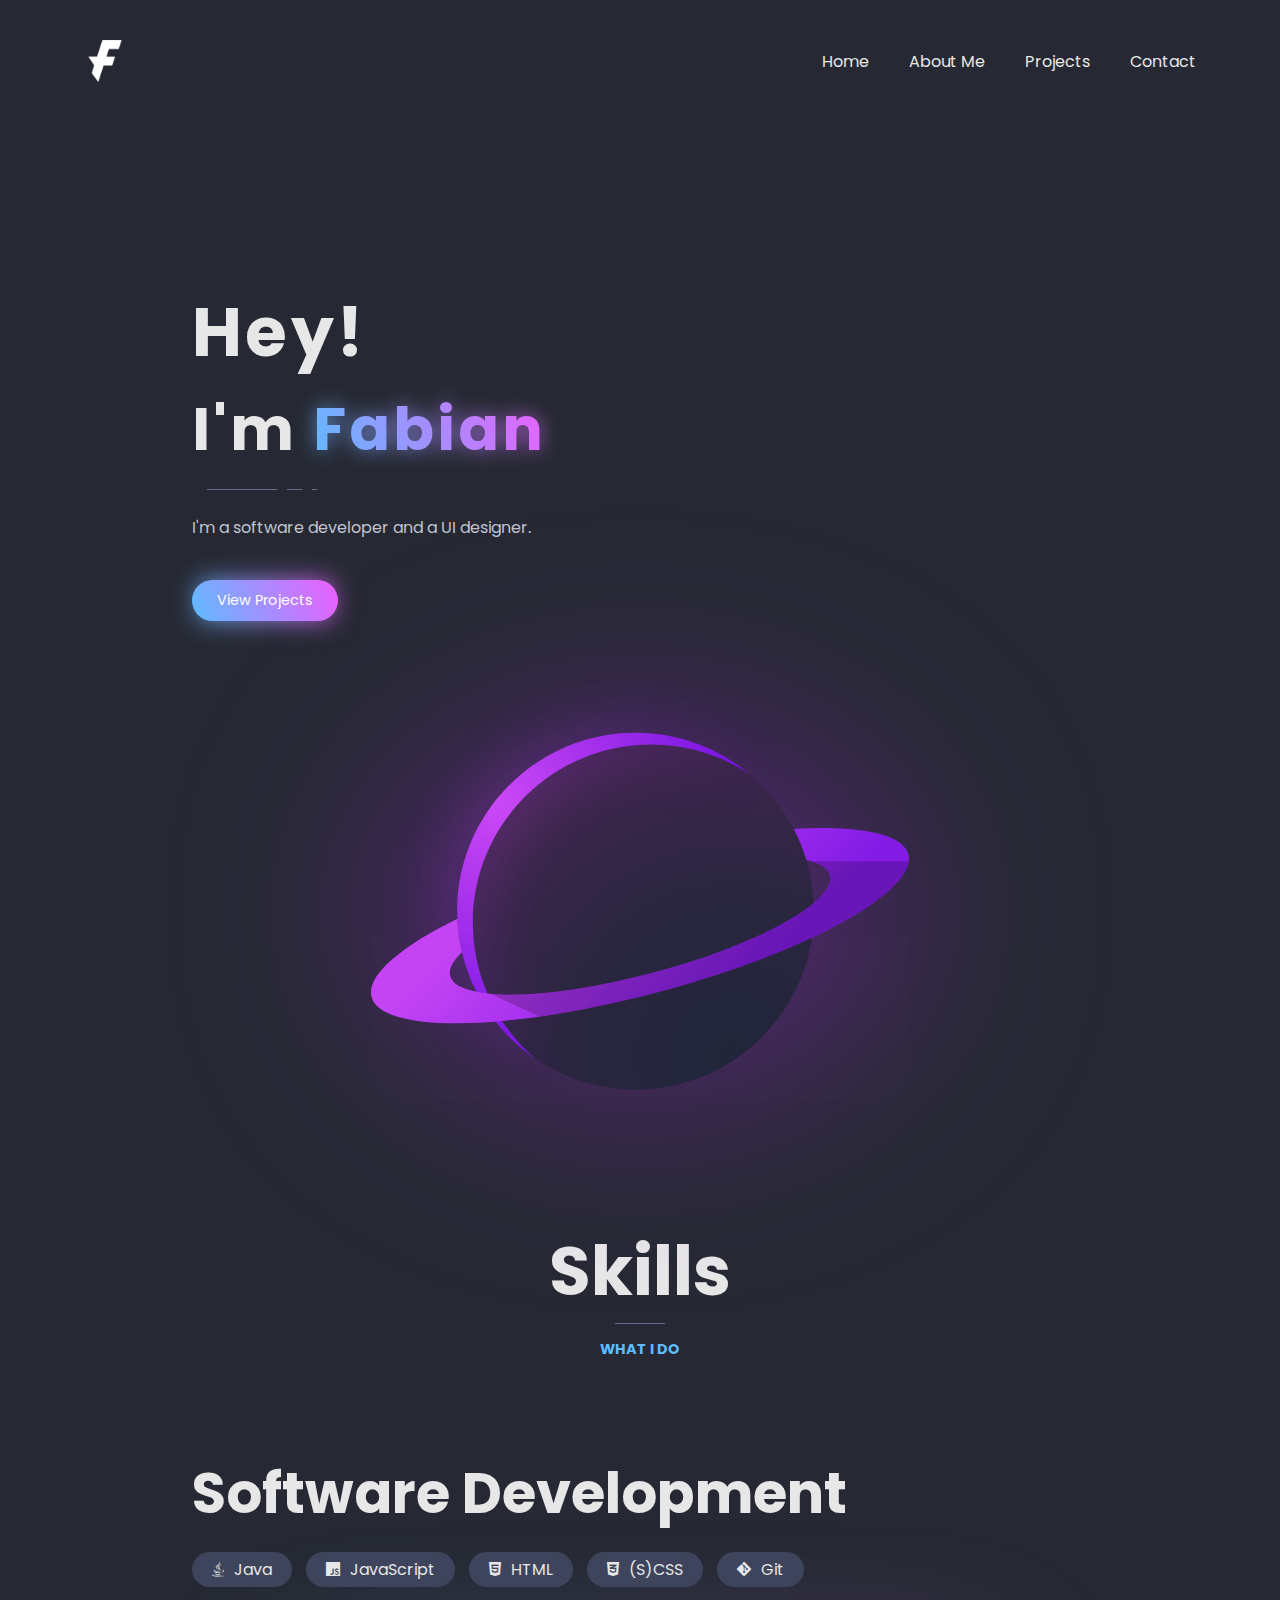
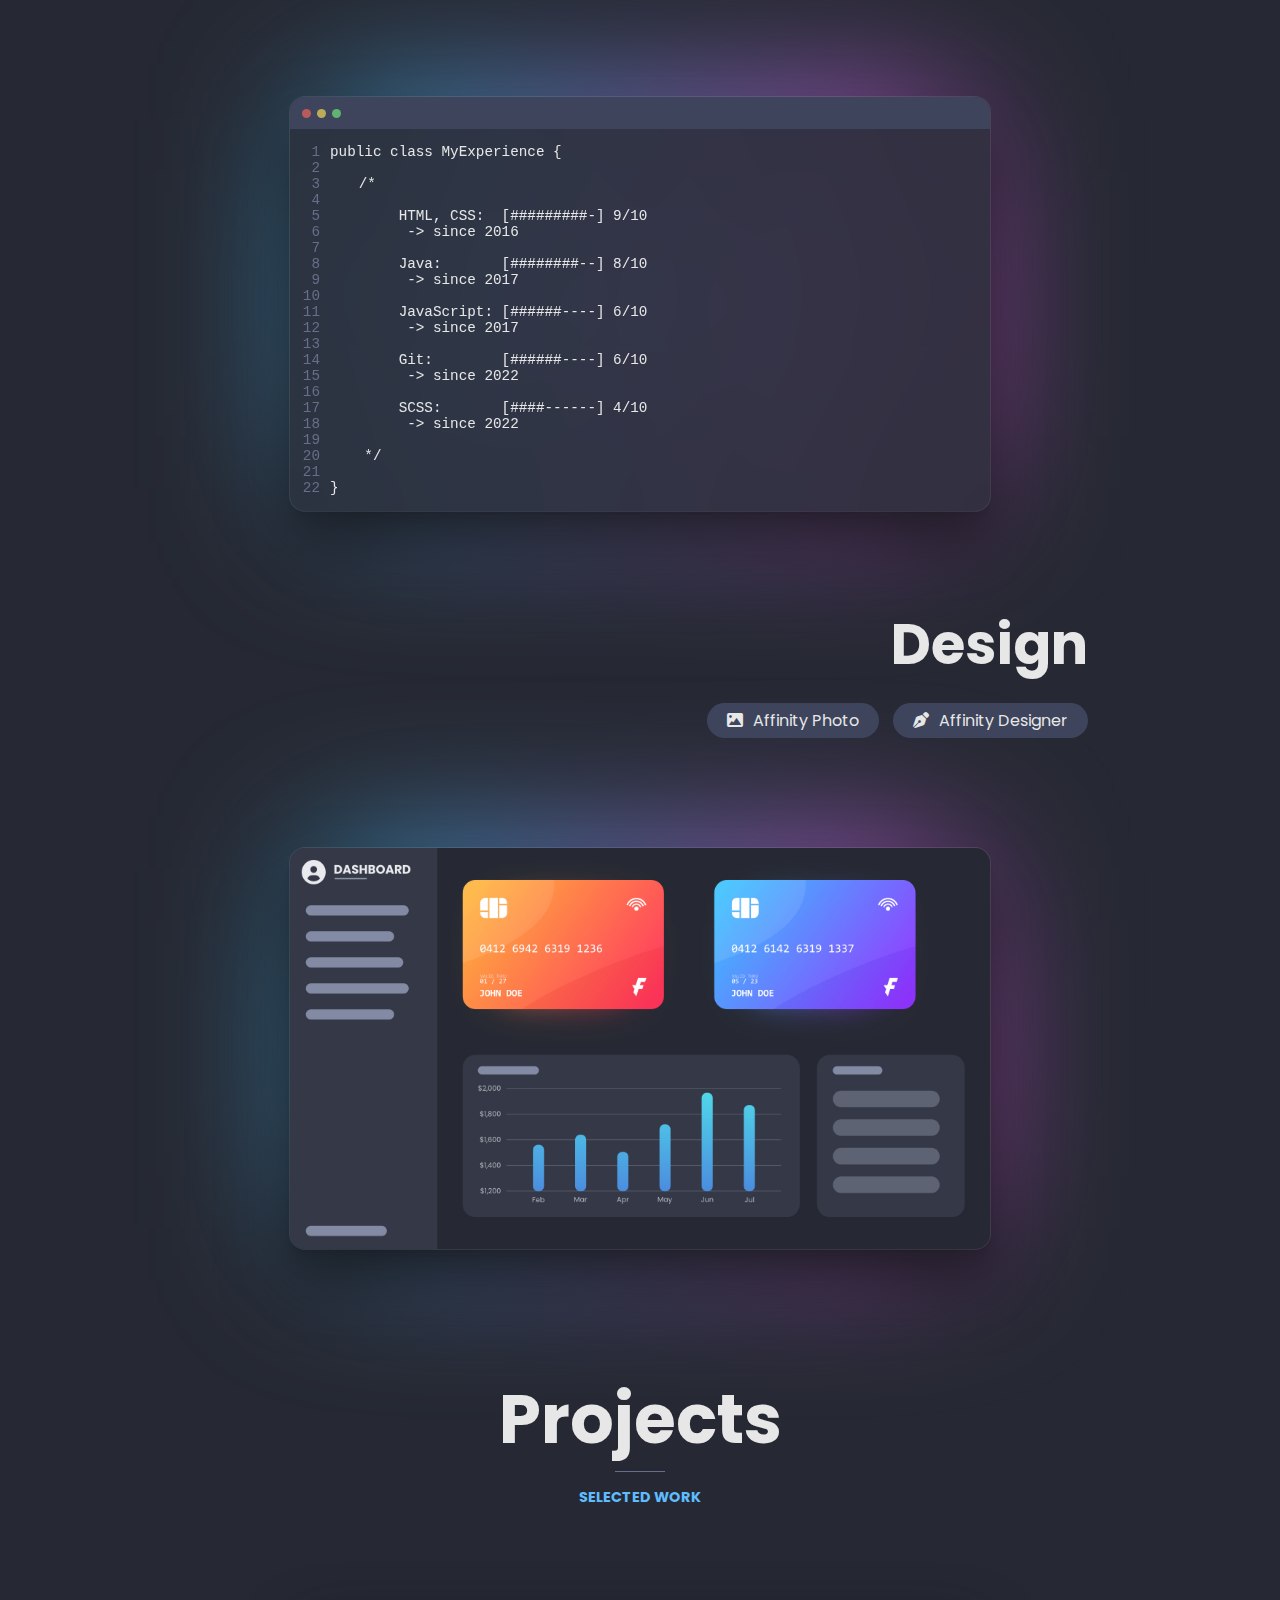
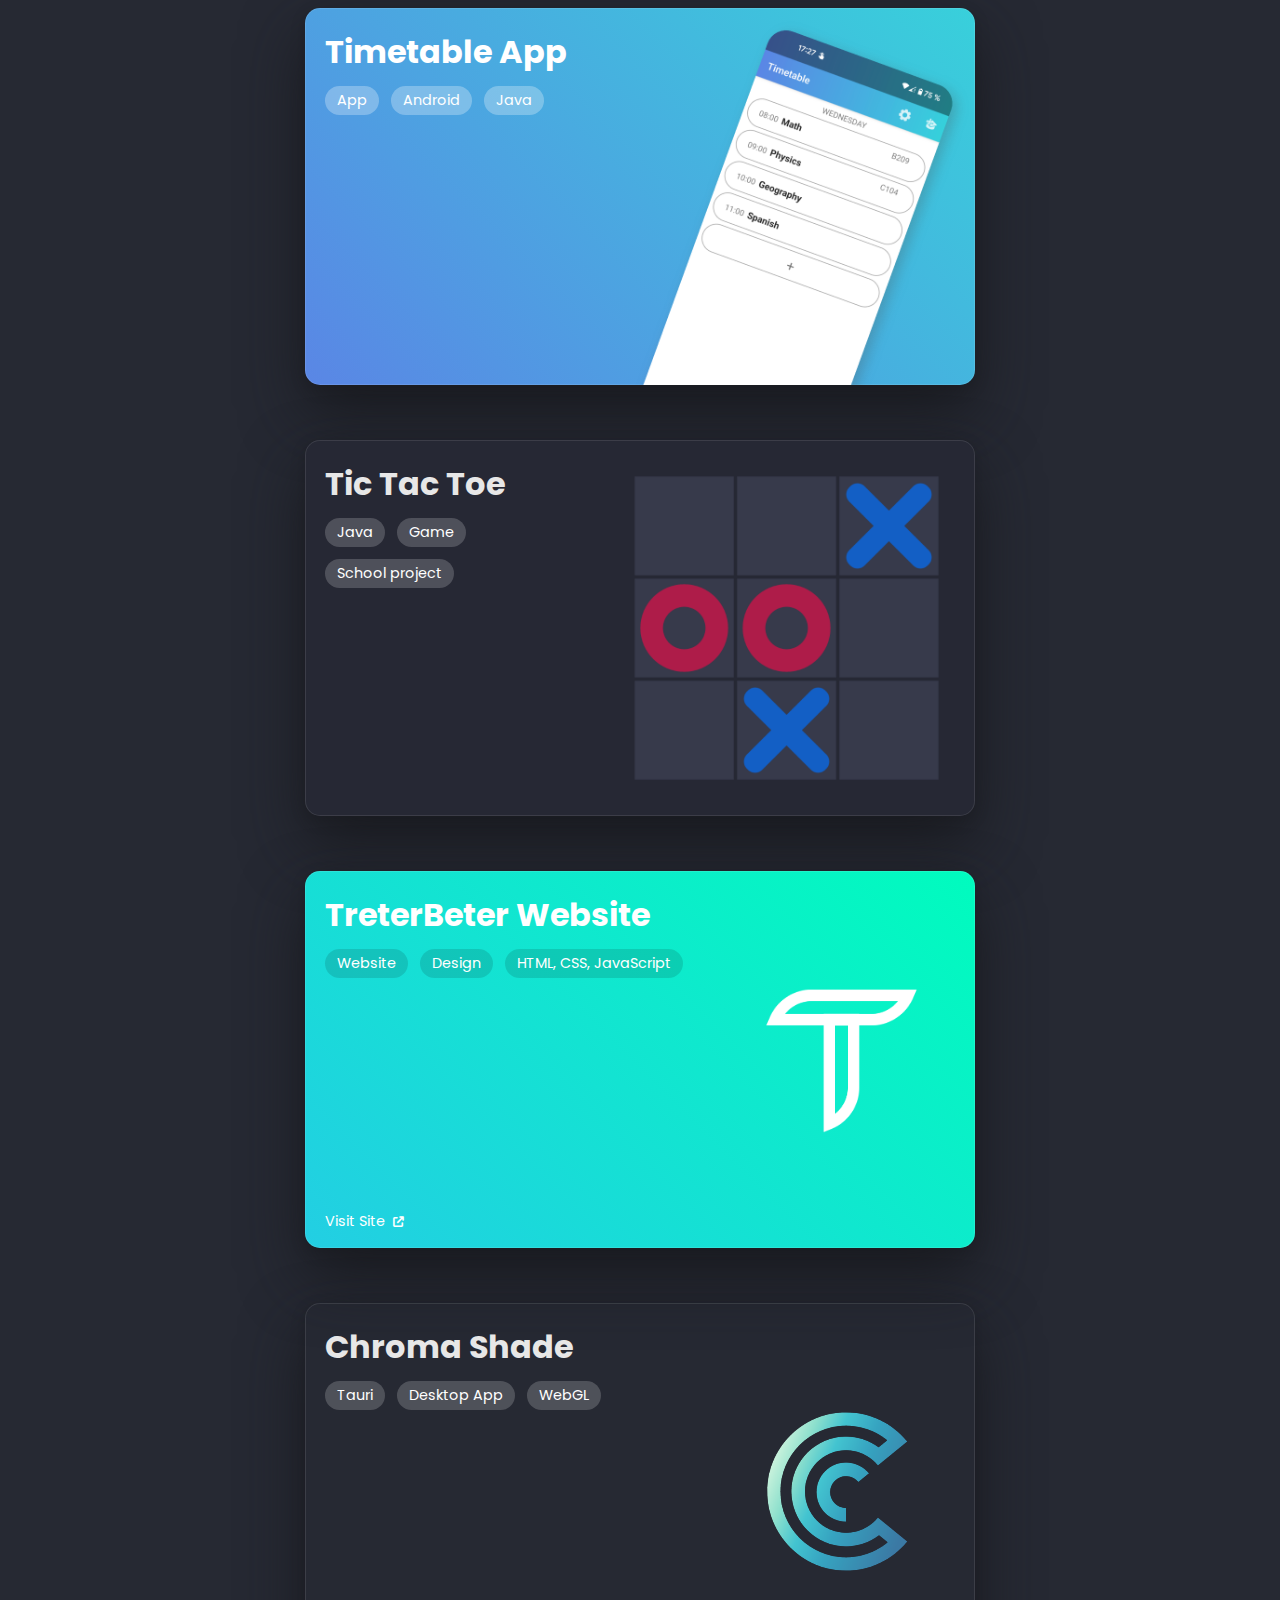
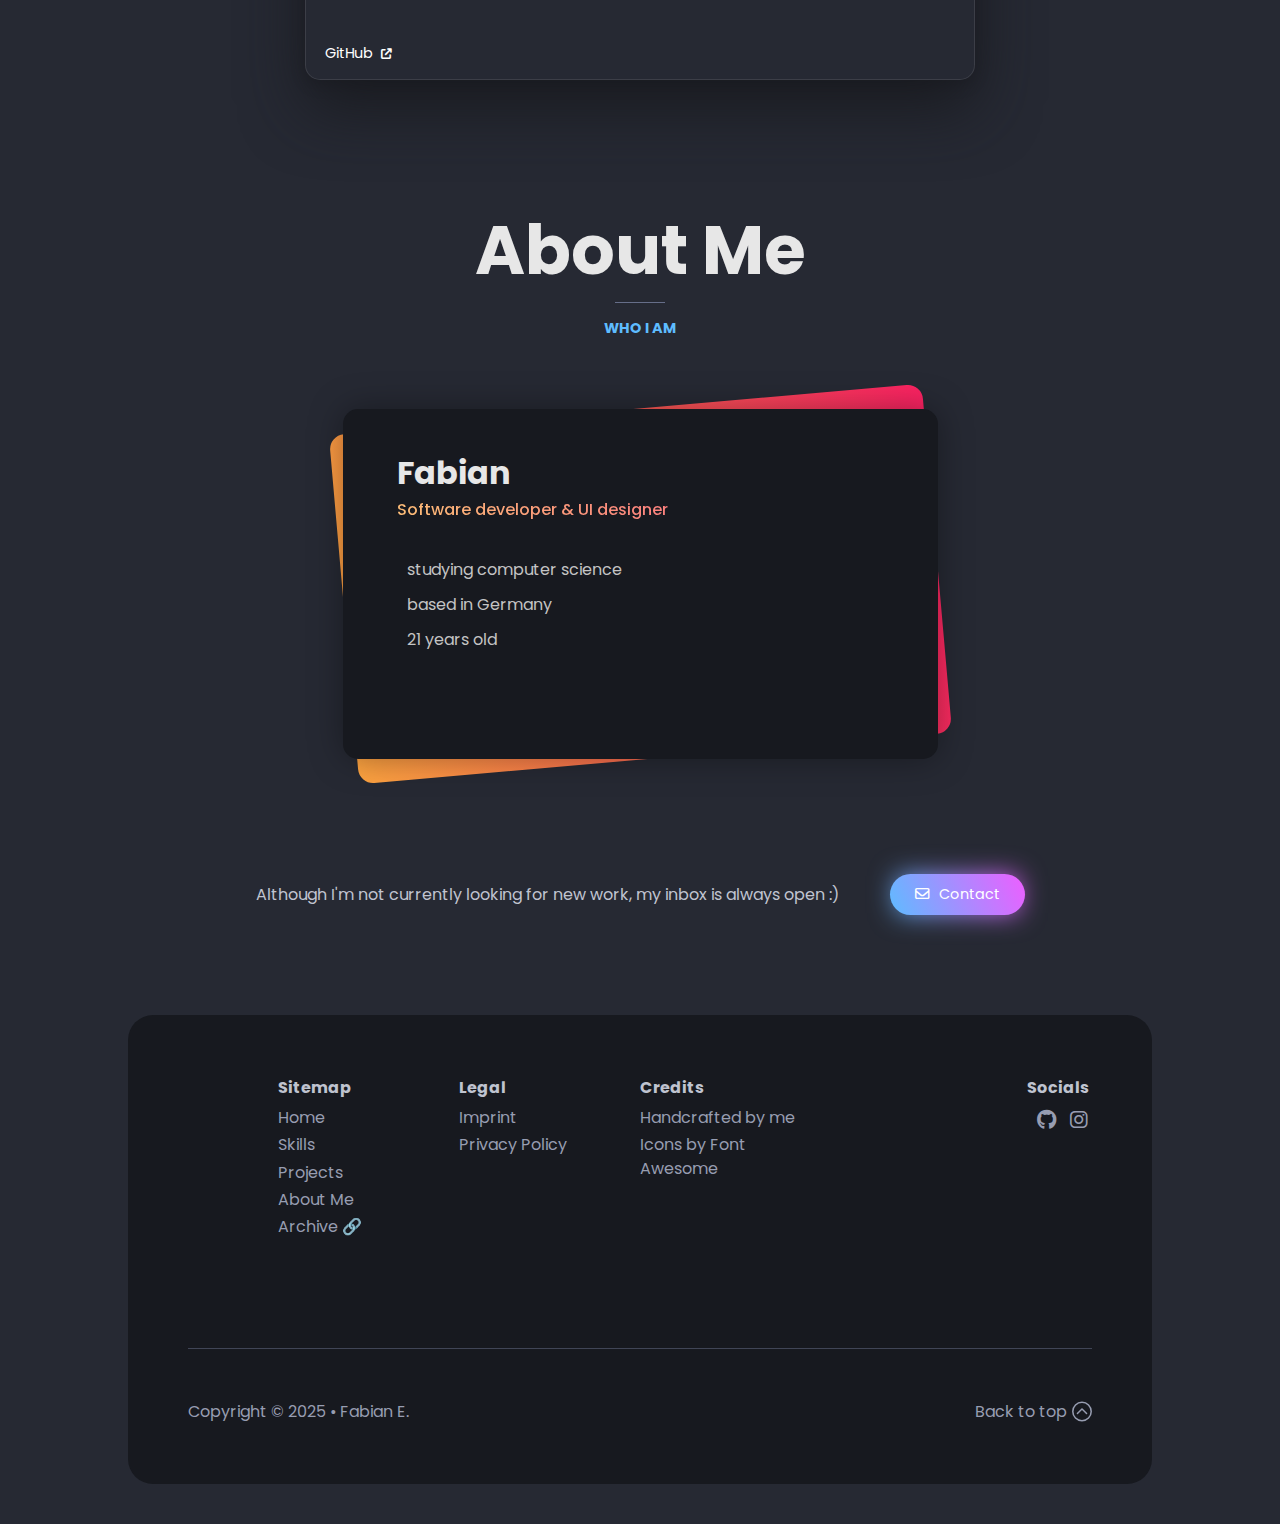
<file: index.html>
<!DOCTYPE html>
<html lang="en">
	<head>
		<meta charset="UTF-8">
		<meta name="viewport" content="width=device-width, initial-scale=1.0">
		<meta name="description" content="Portfolio of Fabian E.">
		<meta name="author" content="Fabian E.">
		<link rel="shortcut icon" type="image/x-icon" href="res/images/website_icon.png">
		<link rel="stylesheet" type="text/css" href="style/css/main.css">
		<link rel="stylesheet" type="text/css" href="res/iconfont/css/all.min.css">
		<title>Fabian</title>
	</head>
	<body>

		<nav>
			<ul id="nav_items_list">
				<li><a href="index.html"><img id="nav_logo" src="res/images/f-logo.png" alt="logo" loading="lazy"></a></li>
				<li><div onclick="window.open('index.html', '_self')"><a class="nav_link">Home</a><a class="nav_link_hover">Home</a></div></li>
				<li><div onclick="scrollToAboutMe()"><a class="nav_link">About Me</a><a class="nav_link_hover">About Me</a></div></li>
				<li><div onclick="scrollToProjects()"><a class="nav_link">Projects</a><a class="nav_link_hover">Projects</a></div></li>
				<li><div onclick="scrollToContact()"><a class="nav_link">Contact</a><a class="nav_link_hover">Contact</a></div></li>
				<li><div id="nav_menu_button" onclick="toggleMobileMenu()"><div id="menu_text">Menu</div><div class="menu_icon"><div class="menu_icon_bar bar1"></div><div class="menu_icon_bar bar2"></div><div class="menu_icon_bar bar3"></div></div></div></li>
			</ul>
		</nav>

		<main>

			<div id="start">

				<div id="introduction">
					<div id="introduction_headline">
						<p>Hey!</p>
						<p>I'm <span class="gradient_font" data-text="Fabian">Fabian</span></p>
					</div>
					<div class="vertical_divider"></div>
					<div id="introduction_text">
						I'm a software developer and a UI designer.
					</div>
					<div class="button_container" onclick="scrollToProjects()"><button class="button"><div class="button_overlay"></div>View Projects</button></div>
				</div>

				<div id="main_design">
					<div id="main_design_img_container">
						<img src="res/images/planetDesign.svg" alt="planet" loading="lazy">
					</div>
				</div>

			</div>

			<div>
				<h1 class="headline"><a id="skills_anchor">Skills</a></h1>
				<!--<div class="headline_bg"><img src="res/images/skills_headline_background.svg"></div>-->
				<hr class="headline_divider">
				<h3 class="subheadline">WHAT I DO</h3>

				<div class="skill_container">

					<div class="skill_description">
						<div class="i_align_left">
							<h2 class="skills_headline">Software Development</h2>
							<span><i class="fa-brands fa-java"></i>Java</span><span><i class="fa-brands fa-js"></i>JavaScript</span><span><i class="fa-brands fa-html5"></i>HTML</span><span><i class="fa-brands fa-css3-alt"></i>(S)CSS</span><span><i class="fa-brands fa-git-alt"></i>Git</span>
						</div>
					</div>
		
					<div class="skill_image_container">
						<div class="background_glow"><img src="res/images/glowBackground.svg#svgView(preserveAspectRatio(none))" alt="background" loading="lazy"></div>
						<div id="code_window" class="skill_image">
							<div id="code_window_text">
								<div class="code_window_header">
									<div id="code_window_controls">
										<div class="circle"></div><div class="circle"></div><div class="circle"></div>
									</div>
								</div>
<pre id="pre_code">
public class MyExperience {

	/*

        HTML, CSS:  [#########-] 9/10
         -> since 2016

        Java:       [########--] 8/10
         -> since 2017

        JavaScript: [######----] 6/10
         -> since 2017

        Git:        [######----] 6/10  
         -> since 2022

        SCSS:       [####------] 4/10
         -> since 2022  

    */

}</pre>
							</div>
						</div>
			
					</div>
				</div>

				<div class="skill_container" id="skill_design_container">

					<div class="skill_description" style="justify-content: right;">
						<div class="i_align_right">
							<h2 class="skills_headline" style="text-align: right;">Design</h2>
							<span><i class="fa-solid fa-pen-nib"></i>Affinity Designer</span><span><i class="fa-solid fa-image"></i>Affinity Photo</span>
						</div>
					</div>

					<div class="skill_image_container">
						<div class="background_glow"><img src="res/images/glowBackground.svg#svgView(preserveAspectRatio(none))" alt="background" loading="lazy"></div>
						<img class="skill_image" src="res/images/dark_theme_web_design.jpg" alt="website design" loading="lazy">
					</div>

				</div>



				<h1 class="headline"><a id="projects_anchor">Projects</a></h1>
				<hr class="headline_divider">
				<h3 class="subheadline">SELECTED WORK</h3>



				<div id="projects">
					<div class="project_card">
						<div class="project_description">
							<h3>Timetable App</h3>
							<div class="project_tags"><div class="project_tag">App</div><div class="project_tag">Android</div><div class="project_tag">Java</div></div>
							<!--<a onclick="showProjectInformation('test')">View more<i class="fa-solid fa-arrow-right"></i></a>-->
						</div>
						<picture>
							<source srcset="res/images/timetable_app_mobile.png" media="(max-width: 550px)">
							<img src="res/images/timetable_app.png" alt="timetable app">
						</picture>
					</div>
					<div class="project_card">
						<div class="project_description">
							<h3>Tic Tac Toe</h3>
							<div class="project_tags"><div class="project_tag">Java</div><div class="project_tag">Game</div><div class="project_tag">School project</div></div>
							<!--<a>View more<i class="fa-solid fa-arrow-right"></i></a>-->
						</div>				
						<picture>
							<source srcset="res/images/tic_tac_toe_game_mobile.png" media="(max-width: 550px)">
							<img src="res/images/tic_tac_toe_game.png" alt="tic tac toe game">
						</picture>	
					</div>
					<div class="project_card">
						<div class="project_description">
							<h3>TreterBeter Website</h3>
							<div class="project_tags"><div class="project_tag">Website</div><div class="project_tag">Design</div><div class="project_tag">HTML, CSS, JavaScript</div></div>
							<a href="https://treterbeter.github.io" target="_blank" rel="noopener">Visit Site<i class="fa-solid fa-arrow-up-right-from-square"></i></a>
						</div>
						<picture>
							<source srcset="res/images/treterBeter_project_logo.svg" media="(max-width: 550px)">
							<img src="res/images/treterBeter_project_logo.svg" alt="treterbeter website" loading="lazy">
						</picture>
					</div>
					<div class="project_card">
						<div class="project_description">
							<h3>Chroma Shade</h3>
							<div class="project_tags"><div class="project_tag">Tauri</div><div class="project_tag">Desktop App</div><div class="project_tag">WebGL</div></div>
							<a href="https://github.com/f4byyyy/Chroma-Shade" target="_blank" rel="noopener">GitHub<i class="fa-solid fa-arrow-up-right-from-square"></i></a>
						</div>
						<picture>
							<source srcset="res/images/Chroma_Shade_logo_2.svg" media="(max-width: 550px)">
							<img src="res/images/Chroma_Shade_logo_2.svg" alt="chroma shade logo" loading="lazy">
						</picture>
					</div>
					<!--<div class="project_card">
						<div class="project_description">
							<h3>Project 4</h3>
						</div>
					</div>
					<div class="project_card">
						<div class="project_description">
							<h3>Project 5</h3>
						</div>
					</div>-->
				</div>



				<h1 class="headline"><a id="about_anchor">About Me</a></h1>
				<hr class="headline_divider">
				<h3 class="subheadline">WHO I AM</h3>

				<div id="about_me_outer_wrapper">
					<div id="about_me">
						<div id="about_me_wrapper">
							<div>
								<h1 id="about_me_name">Fabian</h1>
								<h4 id="about_me_title">Software developer & UI designer</h4>
							</div>
							<div class="about_points">
								<div class="about_point"><img src="res/images/check_icon_2.svg" alt="check icon" loading="lazy">studying computer science</div>
								<div class="about_point"><img src="res/images/check_icon_2.svg" alt="check icon" loading="lazy">based in Germany</div>
								<div class="about_point"><img src="res/images/check_icon_2.svg" alt="check icon" loading="lazy">21 years old</div>
							</div>
							<div id="about_me_socials">

							</div>
							<div id="about_me_background_logo">
								<img src="res/images/f_logo_dark.png" alt="logo" loading="lazy" draggable="false">
							</div>
						</div>
					</div>
				</div>

				<div id="contact">
					Although I'm not currently looking for new work, my inbox is always open :)
					<div class="button_container" onclick=""><button class="button"><div class="button_overlay"></div><i class="fa-regular fa-envelope"></i>Contact</button></div>
				</div>

			</div>

		</main>

		<footer>

			<div class="footer_table">
				<div>
					<img src="res/images/f_logo_footer.png" alt="logo" loading="lazy">
				</div>

				<div>
					<h5>Sitemap</h5>
					<ul>
						<li><a onclick="scrollToTop()">Home</a></li>
						<li><a onclick="scrollToSkills()">Skills</a></li>
						<li><a onclick="scrollToProjects()">Projects</a></li>
						<li><a onclick="scrollToAboutMe()">About Me</a></li>
						<li><a href="archive/" target="_self">Archive &#x1F517;</a></li>
					</ul>
				</div>

				<div>
					<h5>Legal</h5>
					<ul>
						<li><a>Imprint</a></li>
						<li><a>Privacy Policy</a></li>
					</ul>
				</div>

				<div>
					<h5>Credits</h5>
					<ul>
						<li>Handcrafted by me</li>
						<li>Icons by <a href="https://fontawesome.com/" target="_blank" rel="noopener">Font Awesome</a></li>
					</ul>
				</div>

				<div class="footer_socials">
					<h5>Socials&nbsp;</h5>
					<ul>
						<li><a href="https://github.com/f4byyyy" target="_blank" rel="noopener" title="GitHub"><i class="fa-brands fa-github"></i></a></li>
						<li><a href="" target="_blank" rel="noopener" title="Instagram"><i class="fa-brands fa-instagram"></i></a></li>
					</ul>
				</div>
			</div>

			<div class="horizontal_divider_footer"></div>

			<div class="footer_bottom">
				<div>Copyright &copy; <span id="footer_year">2025</span> &bull; Fabian E.</div>
				<div class="scroll_to_top" onclick="scrollToTop()"><div>Back to top</div><img src="res/images/to_top_icon.svg" alt="scroll to top icon"></div>
			</div>

		</footer>

		<!--<footer>
			<div id="footer_text">Handcrafted with <i class="fa-solid fa-heart" style="font-size: 0.9em;"></i> by Fabian - 2022<br>
				Icons by <a href="https://fontawesome.com/" target="_blank" rel="noopener">Font Awesome</a>
			</div>
			<div id="footer_socials">
				<a href="https://github.com/f4byyyy" target="_blank" rel="noopener" title="GitHub"><i class="fa-brands fa-github"></i></a><a href="" target="_blank" rel="noopener" title="Instagram"><i class="fa-brands fa-instagram"></i></a>
			</div>
		</footer>-->

		<div id="mobile_menu">
			<div id="mobile_menu_content">
				<ul>
					<li onclick="scrollToTop(); toggleMobileMenu()">Home</li>
					<li onclick="scrollToAboutMe(); toggleMobileMenu()">About Me</li>
					<li onclick="scrollToProjects(); toggleMobileMenu()">Projects</li>
					<li onclick="scrollToContact(); toggleMobileMenu()">Contact</li>
				</ul>
			</div>
		</div>

		<!--<div id="content_overlay_background" onclick="closeProjectInformation()"></div>-->
		<div id="project_information_container">
			<div class="container_header">
				<div class="close_icon" onclick="closeProjectInformation()" title="Close"><div class="close_icon_bar1"></div><div class="close_icon_bar2"></div></div>
			</div>
			<div class="project_information_content"></div>
		</div>

		<script src="js/main.js"></script>
		
	</body>
</html>
<!-- by Fabian - 2022 -->
</file>
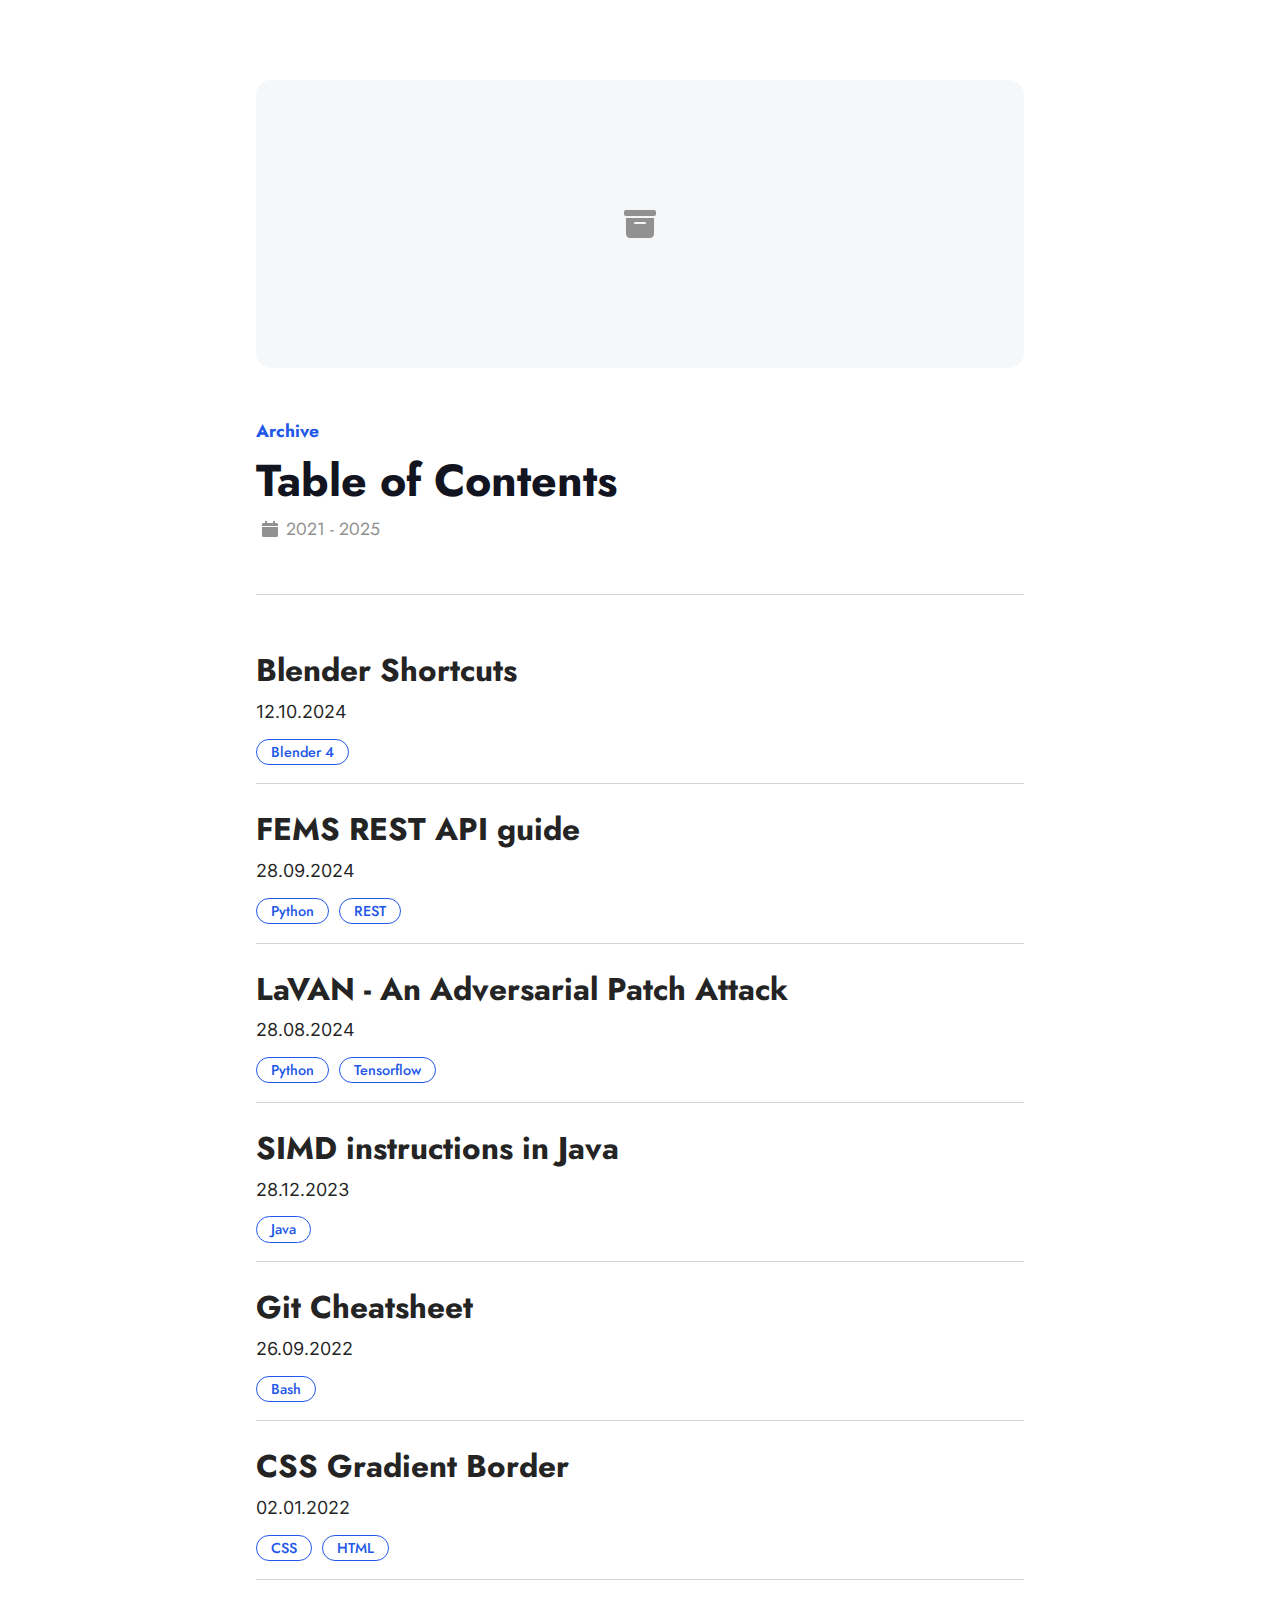
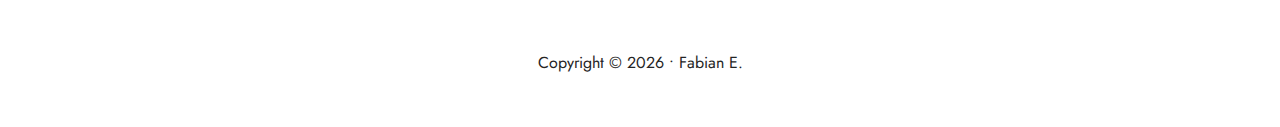
<file: archive/index.html>
<!DOCTYPE html>
<html lang="de">
<head>
<meta charset="utf-8"/>
<meta content="width=device-width, initial-scale=1.0" name="viewport"/>
<!--<link rel="shortcut icon" type="image/x-icon" href="#">-->
<title>Archive</title>
<!-- style -->
<link href="res/style/article_base.css" rel="stylesheet" type="text/css"/>
<link href="res/style/index_file.css" rel="stylesheet" type="text/css"/>
</head>
<body>
<div class="content">
<header>
<div id="hero_image_archive">
<svg fill="currentColor" stroke="currentColor" style="width: 32px; height: auto; color: var(--secondary-text-color);" viewbox="0 0 512 512" xmlns="http://www.w3.org/2000/svg"><!--!Font Awesome Free 6.7.2 by @fontawesome - https://fontawesome.com License - https://fontawesome.com/license/free Copyright 2025 Fonticons, Inc.--><path d="M32 32l448 0c17.7 0 32 14.3 32 32l0 32c0 17.7-14.3 32-32 32L32 128C14.3 128 0 113.7 0 96L0 64C0 46.3 14.3 32 32 32zm0 128l448 0 0 256c0 35.3-28.7 64-64 64L96 480c-35.3 0-64-28.7-64-64l0-256zm128 80c0 8.8 7.2 16 16 16l160 0c8.8 0 16-7.2 16-16s-7.2-16-16-16l-160 0c-8.8 0-16 7.2-16 16z"></path></svg>
</div>
<span id="topic">Archive</span>
<h1>Table of Contents</h1>
<div id="article_info">
<div class="info_item">
<svg aria-hidden="true" class="date_icon" fill="currentColor" stroke="currentColor" stroke-width="0" viewbox="0 0 512 512" xmlns="http://www.w3.org/2000/svg"><title>time</title><path d="M 12 192 h 488 c 6.6 0 12 5.4 12 12 v 260 c 0 26.5 -21.5 48 -48 48 H 48 c -26.5 0 -48 -21.5 -48 -48 V 204 c 0 -6.6 5.4 -12 12 -12 z m 500 -44 v -36 c 0 -26.5 -21.5 -48 -48 -48 h -48 V 12 c 0 -6.6 -5.4 -12 -12 -12 h -40 c -6.6 0 -12 5.4 -12 12 v 52 H 160 V 12 c 0 -6.6 -5.4 -12 -12 -12 h -40 c -6.6 0 -12 5.4 -12 12 v 52 H 48 C 21.5 64 0 85.5 0 112 v 36 c 0 6.6 5.4 12 12 12 h 488 c 6.6 0 12 -5.4 12 -12 z"></path></svg>
						2021 - 2025
					</div>
<!--<div class="info_item"> 
						<svg class="language_icon" stroke="currentColor" fill="currentColor" role="img" stroke-width="0" viewBox="0 0 640 640" xmlns="http://www.w3.org/2000/svg"><title>used programming languages</title><path d="M265.638,617.893L204.638,600.193C198.238,598.393 194.638,591.693 196.438,585.293L357.562,30.271C359.362,23.871 366.062,20.271 372.462,22.071L433.462,39.771C439.862,41.571 443.462,48.271 441.662,54.671L280.538,609.693C278.638,616.093 272.038,619.793 265.638,617.893ZM492.125,463.901L636.225,328.801C641.325,324.101 641.325,316.001 636.225,311.301L492.125,176.101C487.325,171.601 479.725,171.801 475.125,176.601L431.625,223.001C427.025,227.901 427.325,235.701 432.425,240.201L523.025,320.001L432.425,399.701C427.325,404.201 426.925,412.001 431.625,416.901L475.125,463.301C479.625,468.201 487.225,468.401 492.125,463.901ZM164.925,463.301L208.425,416.901C213.025,412.001 212.725,404.201 207.625,399.701L117.025,320.001L207.625,240.301C212.725,235.801 213.125,228.001 208.425,223.101L164.925,176.701C160.425,171.901 152.825,171.601 147.925,176.201L3.825,311.201C-1.275,315.901 -1.275,324.001 3.825,328.701L147.925,463.801C152.825,468.401 160.425,468.201 164.925,463.301Z"></path></svg>
						Java, HTML, SCSS
					</div>-->
<div id="tags"></div>
</div>
</header>
<main>
<!--
                <div class="article_item">
                    <a href="articles/#" target="_self" rel="noopener noreferrer"><h2>Title</h2></a>
                    <div class="article_item_info">01.01.1970</div>
                    <div class="tags"><tag>test</tag></div>
                </div>
                <hr>
                -->
<div class="article_item"><a href="articles/blender_shortcuts\blender_shortcuts.html" rel="noopener noreferrer" target="_self"><h2>Blender Shortcuts</h2></a><div class="article_item_info">12.10.2024</div><div class="tags"><tag>Blender 4</tag></div></div><hr/><div class="article_item"><a href="articles/fenecon_rest_api\fenecon_rest_api.html" rel="noopener noreferrer" target="_self"><h2>FEMS REST API guide</h2></a><div class="article_item_info">28.09.2024</div><div class="tags"><tag>Python</tag><tag>REST</tag></div></div><hr/><div class="article_item"><a href="articles/laVAN_attack\lavan_attack.html" rel="noopener noreferrer" target="_self"><h2>LaVAN - An Adversarial Patch Attack</h2></a><div class="article_item_info">28.08.2024</div><div class="tags"><tag>Python</tag><tag>Tensorflow</tag></div></div><hr/><div class="article_item"><a href="articles/java_simd_instructions\java_simd_instructions.html" rel="noopener noreferrer" target="_self"><h2>SIMD instructions in Java</h2></a><div class="article_item_info">28.12.2023</div><div class="tags"><tag>Java</tag></div></div><hr/><div class="article_item"><a href="articles/git_cheatsheet\git_cheatsheet.html" rel="noopener noreferrer" target="_self"><h2>Git Cheatsheet</h2></a><div class="article_item_info">26.09.2022</div><div class="tags"><tag>Bash</tag></div></div><hr/><div class="article_item"><a href="articles/css_gradient_border\css_gradient_border.html" rel="noopener noreferrer" target="_self"><h2>CSS Gradient Border</h2></a><div class="article_item_info">02.01.2022</div><div class="tags"><tag>CSS</tag><tag>HTML</tag></div></div><hr/></main>
<footer>
<div>Copyright © <span id="footer_year">2022</span> • Fabian E.</div>
</footer>
</div>
<script>document.getElementById("footer_year").innerHTML = new Date().getFullYear();</script>
<script src="res/js/articles.js"></script>
</body>
</html>
</file>
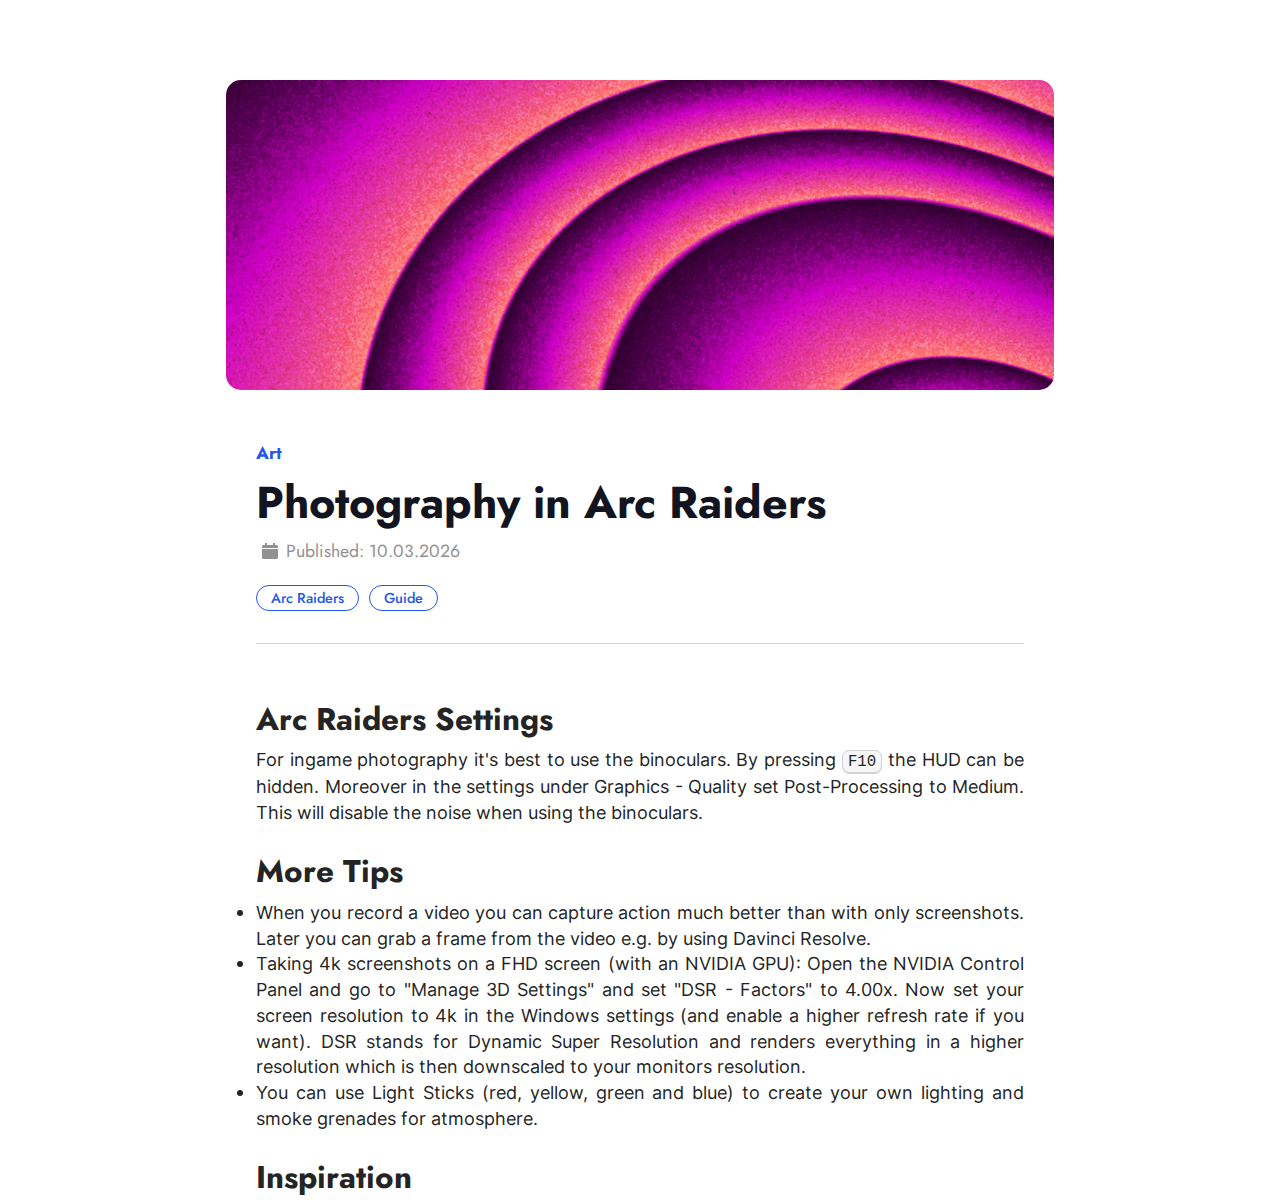
<file: archive/articles/arc_raiders_photography/arc_raiders_photography.html>
<!DOCTYPE html>
<html lang="de">
	<head>
		<meta charset="UTF-8">
		<meta name="viewport" content="width=device-width, initial-scale=1.0">
		<!--<link rel="shortcut icon" type="image/x-icon" href="#">-->

		<title>Photography in Arc Raiders</title>

		<!-- highlight.js -->
		<link rel="stylesheet" type="text/css" href="../../res/highlightjs/styles/github.min.css" id="code-stylesheet">
		<script src="../../res/highlightjs/highlight.min.js"></script>

		<!-- style -->
		<link rel="stylesheet" type="text/css" href="../../res/style/article_base.css">
	</head>
	<body>

		<div class="content">

			<header>
				<div id="hero_image">
					<!-- TODO: zu picture tag machen für scaling? -->
					<img src="../../res/images/placeholder.jpg" alt="">
				</div>

				<span id="topic">Art</span>
				<h1>Photography in Arc Raiders</h1>
				<div id="article_info">
					<div class="info_item">
						<svg class="date_icon" aria-hidden="true" stroke="currentColor" fill="currentColor" stroke-width="0" viewBox="0 0 512 512" xmlns="http://www.w3.org/2000/svg"><title>published / last update</title><path d="M 12 192 h 488 c 6.6 0 12 5.4 12 12 v 260 c 0 26.5 -21.5 48 -48 48 H 48 c -26.5 0 -48 -21.5 -48 -48 V 204 c 0 -6.6 5.4 -12 12 -12 z m 500 -44 v -36 c 0 -26.5 -21.5 -48 -48 -48 h -48 V 12 c 0 -6.6 -5.4 -12 -12 -12 h -40 c -6.6 0 -12 5.4 -12 12 v 52 H 160 V 12 c 0 -6.6 -5.4 -12 -12 -12 h -40 c -6.6 0 -12 5.4 -12 12 v 52 H 48 C 21.5 64 0 85.5 0 112 v 36 c 0 6.6 5.4 12 12 12 h 488 c 6.6 0 12 -5.4 12 -12 z"></path></svg>
						Published: 10.03.2026
					</div>
                    <div id="tags">
                        <tag>Arc Raiders</tag><tag>Guide</tag>
                    </div>
				</div>
			</header>

			<main>
				
                <h2>Arc Raiders Settings</h2>
				
				<p>For ingame photography it's best to use the binoculars. By pressing <kbd>F10</kbd> the HUD can be hidden.
				Moreover in the settings under Graphics - Quality set Post-Processing to Medium. This will disable the noise when using the binoculars.</p>

				<h2>More Tips</h2>
				<ul>
					<li>
						When you record a video you can capture action much better than with only screenshots. Later you can grab a frame from the video e.g. by using
						Davinci Resolve.
					</li>
					<li>
						Taking 4k screenshots on a FHD screen (with an NVIDIA GPU): Open the NVIDIA Control Panel and go to "Manage 3D Settings" and set "DSR - Factors" to 4.00x.
						Now set your screen resolution to 4k in the Windows settings (and enable a higher refresh rate if you want). DSR stands for Dynamic Super Resolution and
						renders everything in a higher resolution which is then downscaled to your monitors resolution. 
					</li>
					<li>
						You can use Light Sticks (red, yellow, green and blue) to create your own lighting and smoke grenades for atmosphere.
					</li>
				</ul>

				

				<h2>Inspiration</h2>

			</main>

			<footer>

				

			</footer>

		</div>

		<script src="../../res/js/articles.js"></script>
	</body>
</html>
</file>
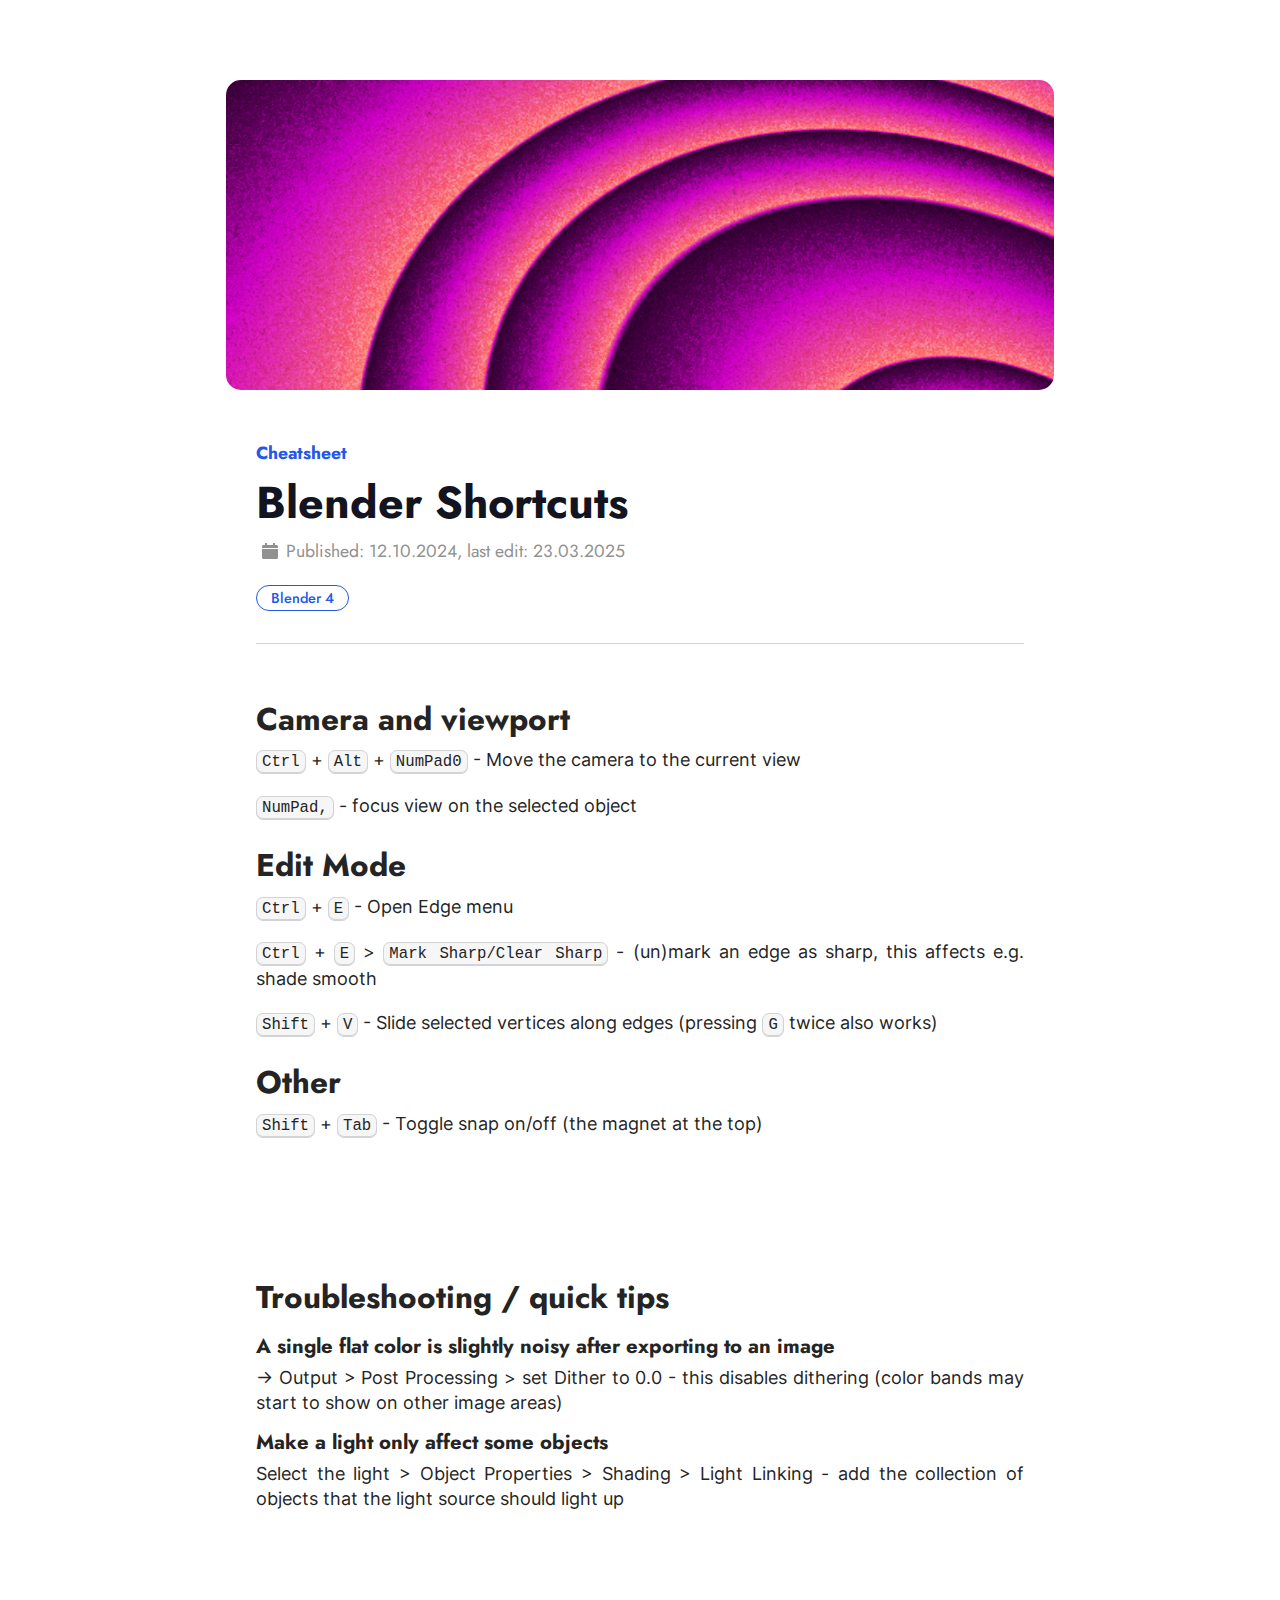
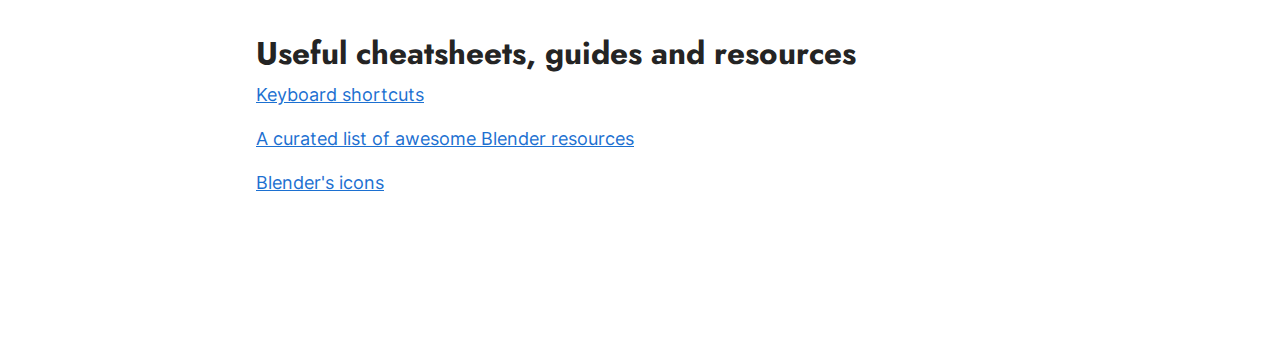
<file: archive/articles/blender_shortcuts/blender_shortcuts.html>
<!DOCTYPE html>
<html lang="de">
	<head>
		<meta charset="UTF-8">
		<meta name="viewport" content="width=device-width, initial-scale=1.0">
		<!--<link rel="shortcut icon" type="image/x-icon" href="#">-->

		<title>Blender Shortcuts</title>

		<!-- highlight.js -->
		<link rel="stylesheet" type="text/css" href="../../res/highlightjs/styles/github.min.css" id="code-stylesheet">
		<script src="../../res/highlightjs/highlight.min.js"></script>

		<!-- style -->
		<link rel="stylesheet" type="text/css" href="../../res/style/article_base.css">
	</head>
	<body>

		<div class="content">

			<header>
				<div id="hero_image">
					<!-- TODO: zu picture tag machen für scaling? -->
					<img src="../../res/images/placeholder.jpg" alt="">
				</div>

				<span id="topic">Cheatsheet</span>
				<h1>Blender Shortcuts</h1>
				<div id="article_info">
					<div class="info_item">
						<svg class="date_icon" aria-hidden="true" stroke="currentColor" fill="currentColor" stroke-width="0" viewBox="0 0 512 512" xmlns="http://www.w3.org/2000/svg"><title>published / last update</title><path d="M 12 192 h 488 c 6.6 0 12 5.4 12 12 v 260 c 0 26.5 -21.5 48 -48 48 H 48 c -26.5 0 -48 -21.5 -48 -48 V 204 c 0 -6.6 5.4 -12 12 -12 z m 500 -44 v -36 c 0 -26.5 -21.5 -48 -48 -48 h -48 V 12 c 0 -6.6 -5.4 -12 -12 -12 h -40 c -6.6 0 -12 5.4 -12 12 v 52 H 160 V 12 c 0 -6.6 -5.4 -12 -12 -12 h -40 c -6.6 0 -12 5.4 -12 12 v 52 H 48 C 21.5 64 0 85.5 0 112 v 36 c 0 6.6 5.4 12 12 12 h 488 c 6.6 0 12 -5.4 12 -12 z"></path></svg>
						Published: 12.10.2024, last edit: 23.03.2025<!-- last update: 27.12.2024; 29.01.2025; 26.02.2025 -->
					</div>
					<!--<div class="info_item"> 
						<svg class="language_icon" stroke="currentColor" fill="currentColor" role="img" stroke-width="0" viewBox="0 0 640 640" xmlns="http://www.w3.org/2000/svg"><title>used programming languages</title><path d="M265.638,617.893L204.638,600.193C198.238,598.393 194.638,591.693 196.438,585.293L357.562,30.271C359.362,23.871 366.062,20.271 372.462,22.071L433.462,39.771C439.862,41.571 443.462,48.271 441.662,54.671L280.538,609.693C278.638,616.093 272.038,619.793 265.638,617.893ZM492.125,463.901L636.225,328.801C641.325,324.101 641.325,316.001 636.225,311.301L492.125,176.101C487.325,171.601 479.725,171.801 475.125,176.601L431.625,223.001C427.025,227.901 427.325,235.701 432.425,240.201L523.025,320.001L432.425,399.701C427.325,404.201 426.925,412.001 431.625,416.901L475.125,463.301C479.625,468.201 487.225,468.401 492.125,463.901ZM164.925,463.301L208.425,416.901C213.025,412.001 212.725,404.201 207.625,399.701L117.025,320.001L207.625,240.301C212.725,235.801 213.125,228.001 208.425,223.101L164.925,176.701C160.425,171.901 152.825,171.601 147.925,176.201L3.825,311.201C-1.275,315.901 -1.275,324.001 3.825,328.701L147.925,463.801C152.825,468.401 160.425,468.201 164.925,463.301Z"></path></svg>
						Java, HTML, SCSS
					</div>-->
                    <div id="tags">
                        <tag>Blender 4</tag>
                    </div>
				</div>
			</header>

			<main>
				
				<h2>Camera and viewport</h2>
                <p><kbd>Ctrl</kbd> + <kbd>Alt</kbd> + <kbd>NumPad0</kbd> - Move the camera to the current view</p>
				<p><kbd>NumPad,</kbd> - focus view on the selected object</p>

				<h2>Edit Mode</h2>
				<p><kbd>Ctrl</kbd> + <kbd>E</kbd> - Open Edge menu</p>
				<p><kbd>Ctrl</kbd> + <kbd>E</kbd> > <kbd>Mark Sharp/Clear Sharp</kbd> - (un)mark an edge as sharp, this affects e.g. shade smooth</p>
				<p><kbd>Shift</kbd> + <kbd>V</kbd> - Slide selected vertices along edges (pressing <kbd>G</kbd> twice also works)</p>

				<h2>Other</h2>
				<p><kbd>Shift</kbd> + <kbd>Tab</kbd> - Toggle snap on/off (the magnet at the top)</p>


				<div style="height: 96px; width: auto;"></div>
				<h2>Troubleshooting / quick tips</h2>
				<h4>A single flat color is slightly noisy after exporting to an image</h4>
				-> Output > Post Processing > set Dither to 0.0 - this disables dithering (color bands may start to show on other image areas)

				<h4>Make a light only affect some objects</h4>
				Select the light > Object Properties > Shading > Light Linking - add the collection of objects that the light source should light up
				<!-- <svg style="padding: 0 2px; margin-bottom: -3px" height="1.25rem" viewBox="0 0 1400 1700" width="1.25rem" xmlns="http://www.w3.org/2000/svg" xmlns:inkscape="http://www.inkscape.org/namespaces/inkscape" xmlns:sodipodi="http://sodipodi.sourceforge.net/DTD/sodipodi-0.dtd"><sodipodi:namedview pagecolor="#303030" showgrid="true"><inkscape:grid id="grid5" units="px" spacingx="100" spacingy="100" color="#4772b3" opacity="0.2" visible="true" /></sodipodi:namedview><g fill="#fff"><g enable-background="new" transform="matrix(100 0 0 100 -102099.92 -155500.003)"><path d="m1028 1556c-3.2833 0-6 2.4414-6 5.5 0 1.7056.9046 3.146 2.1523 4.3594l.9942.9941a.50004997.50004997 0 0 0 .3027.1485.50004997.50004997 0 0 0 .051.998h5a.50004997.50004997 0 0 0 .045-.998.50004997.50004997 0 0 0 .3086-.1485l.9981-.998c1.2122-1.1985 2.1465-2.6518 2.1465-4.3535 0-3.0586-2.7167-5.5-6-5.5zm0 1c2.7919 0 5 2.0358 5 4.5 0 1.3342-.7428 2.5488-1.8516 3.6445l-1 1a.50004997.50004997 0 0 0 .2793.8535h-4.8594a.50004997.50004997 0 0 0 .2871-.8535l-1-1a.50004997.50004997 0 0 0 -.01-.01c-1.1397-1.1082-1.8477-2.2864-1.8477-3.6406 0-2.4642 2.2081-4.5 5-4.5zm-2.5 12a.50004997.50004997 0 1 0 0 1h1.5v.5a.50004997.50004997 0 0 0 .5.5h1a.50004997.50004997 0 0 0 .5-.5v-.5h1.5a.50004997.50004997 0 1 0 0-1z"/><path d="m1025.4902 1561.0059a.50005.50005 0 0 0 -.3437.8476l.8535.8535v1.543a.50005.50005 0 1 0 1 0v-1.25h2v1.25a.50005.50005 0 1 0 1 0v-1.543l.8535-.8535a.50005.50005 0 0 0 -.707-.707l-.8535.8535h-2.586l-.8535-.8535a.50005.50005 0 0 0 -.3633-.1406z" opacity=".6"/></g></g></svg> -->


				<div style="height: 96px; width: auto;"></div>
				<h2>Useful cheatsheets, guides and resources</h2>
				<p><a href="https://hollisbrown.github.io/blendershortcuts/" target="_blank" rel="noopener noreferrer">Keyboard shortcuts</a></p>
				<p><a href="https://github.com/agmmnn/awesome-blender" target="_blank" rel="noopener noreferrer">A curated list of awesome Blender resources</a></p>
				<p><a href="https://ui.blender.org/icons" target="_blank" rel="noopener noreferrer">Blender's icons</a></p>

			</main>

			<footer style="height: 150px;">

				

			</footer>

		</div>

		<script src="../../res/js/articles.js"></script>
	</body>
</html>
</file>
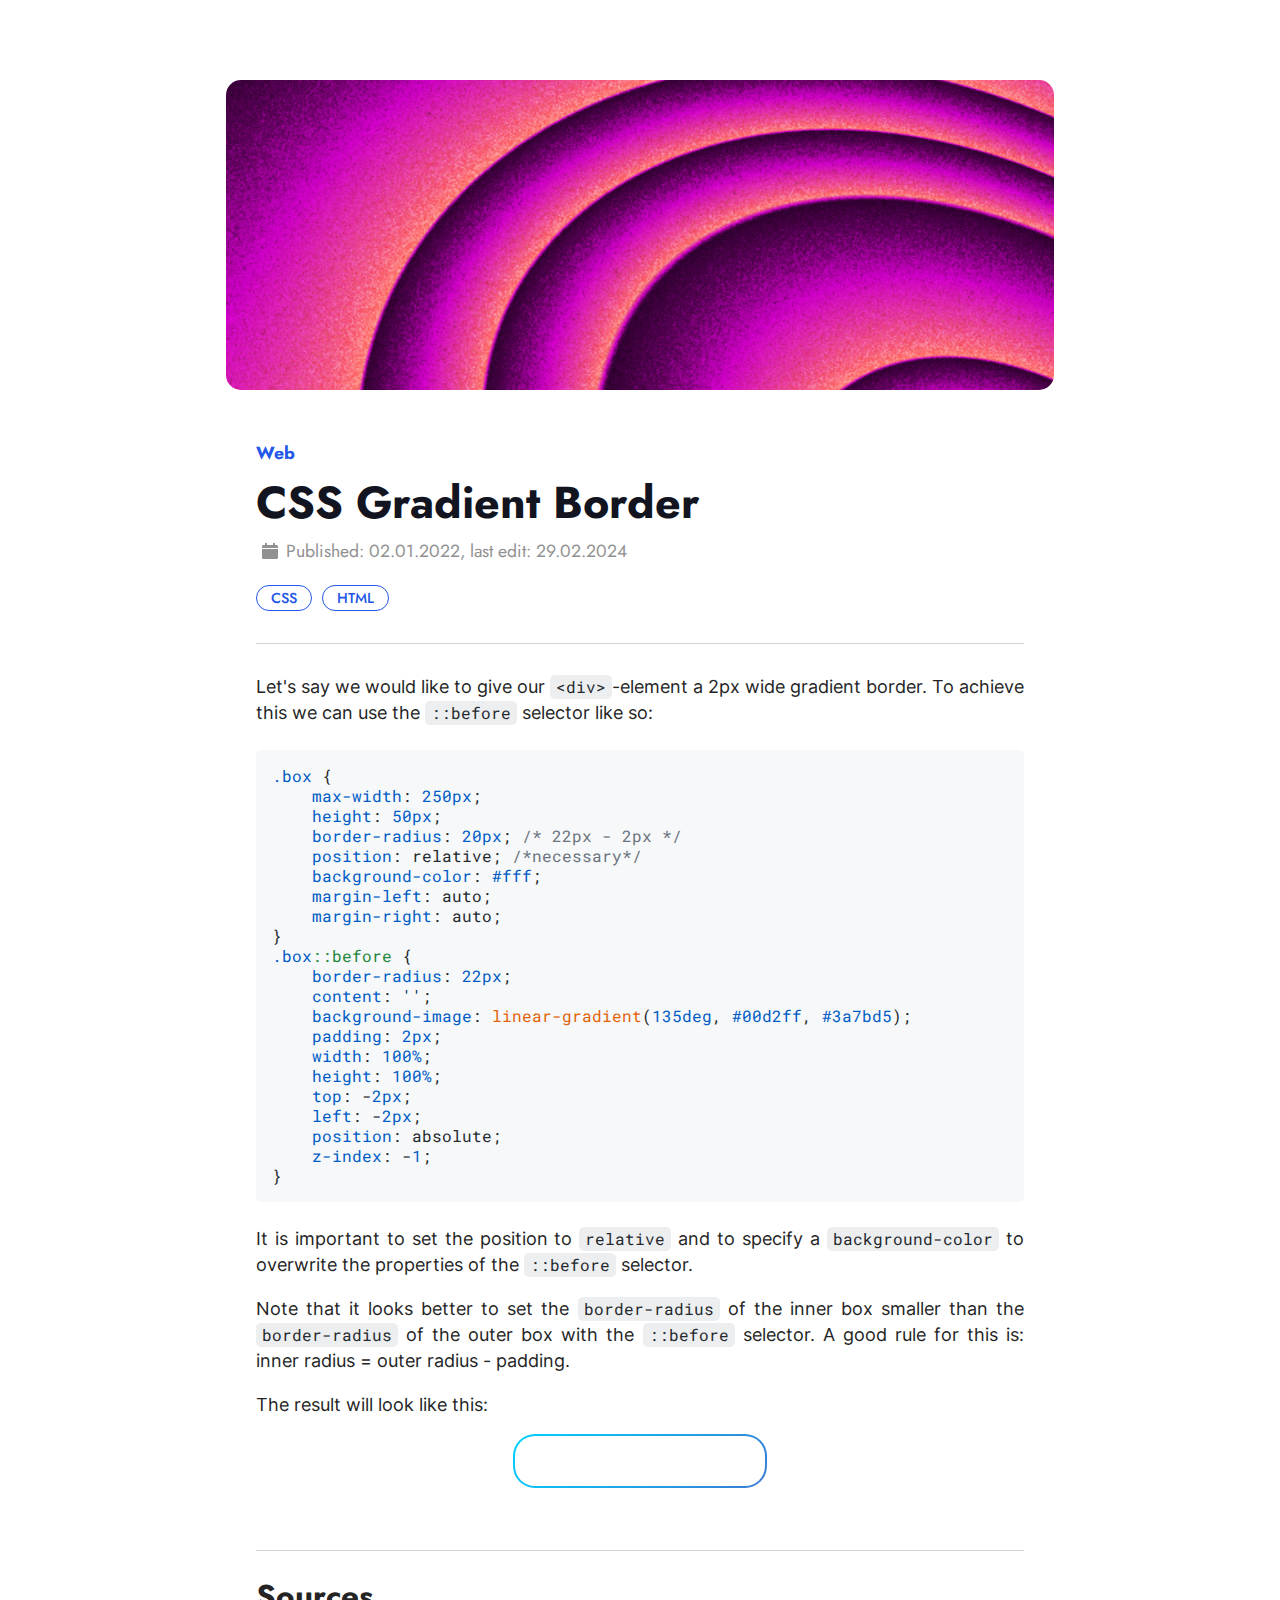
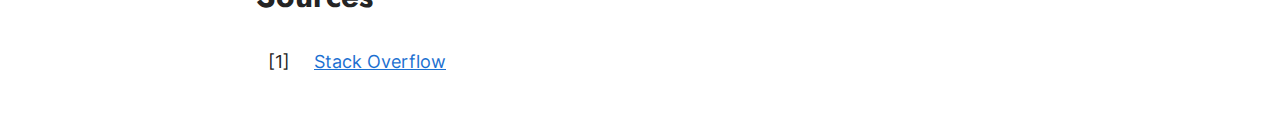
<file: archive/articles/css_gradient_border/css_gradient_border.html>
<!DOCTYPE html>
<html lang="de">
	<head>
		<meta charset="UTF-8">
		<meta name="viewport" content="width=device-width, initial-scale=1.0">
		<!--<link rel="shortcut icon" type="image/x-icon" href="#">-->

		<title>CSS Gradient Border</title>

		<!-- highlight.js -->
		<link rel="stylesheet" type="text/css" href="../../res/highlightjs/styles/github.min.css" id="code-stylesheet">
		<script src="../../res/highlightjs/highlight.min.js"></script>

		<!-- style -->
		<link rel="stylesheet" type="text/css" href="../../res/style/article_base.css">
	</head>
	<body>

		<div class="content">

			<header>
				<div id="hero_image">
					<!-- TODO: zu picture tag machen für scaling? -->
					<img src="../../res/images/placeholder.jpg" alt="">
				</div>

				<span id="topic">Web</span>
				<h1>CSS Gradient Border</h1>
				<div id="article_info">
					<div class="info_item">
						<svg class="date_icon" aria-hidden="true" stroke="currentColor" fill="currentColor" stroke-width="0" viewBox="0 0 512 512" xmlns="http://www.w3.org/2000/svg"><title>published / last update</title><path d="M 12 192 h 488 c 6.6 0 12 5.4 12 12 v 260 c 0 26.5 -21.5 48 -48 48 H 48 c -26.5 0 -48 -21.5 -48 -48 V 204 c 0 -6.6 5.4 -12 12 -12 z m 500 -44 v -36 c 0 -26.5 -21.5 -48 -48 -48 h -48 V 12 c 0 -6.6 -5.4 -12 -12 -12 h -40 c -6.6 0 -12 5.4 -12 12 v 52 H 160 V 12 c 0 -6.6 -5.4 -12 -12 -12 h -40 c -6.6 0 -12 5.4 -12 12 v 52 H 48 C 21.5 64 0 85.5 0 112 v 36 c 0 6.6 5.4 12 12 12 h 488 c 6.6 0 12 -5.4 12 -12 z"></path></svg>
						Published: 02.01.2022, last edit: 29.02.2024
					</div>
					<!--<div class="info_item"> 
						<svg class="language_icon" stroke="currentColor" fill="currentColor" role="img" stroke-width="0" viewBox="0 0 640 640" xmlns="http://www.w3.org/2000/svg"><title>used programming languages</title><path d="M265.638,617.893L204.638,600.193C198.238,598.393 194.638,591.693 196.438,585.293L357.562,30.271C359.362,23.871 366.062,20.271 372.462,22.071L433.462,39.771C439.862,41.571 443.462,48.271 441.662,54.671L280.538,609.693C278.638,616.093 272.038,619.793 265.638,617.893ZM492.125,463.901L636.225,328.801C641.325,324.101 641.325,316.001 636.225,311.301L492.125,176.101C487.325,171.601 479.725,171.801 475.125,176.601L431.625,223.001C427.025,227.901 427.325,235.701 432.425,240.201L523.025,320.001L432.425,399.701C427.325,404.201 426.925,412.001 431.625,416.901L475.125,463.301C479.625,468.201 487.225,468.401 492.125,463.901ZM164.925,463.301L208.425,416.901C213.025,412.001 212.725,404.201 207.625,399.701L117.025,320.001L207.625,240.301C212.725,235.801 213.125,228.001 208.425,223.101L164.925,176.701C160.425,171.901 152.825,171.601 147.925,176.201L3.825,311.201C-1.275,315.901 -1.275,324.001 3.825,328.701L147.925,463.801C152.825,468.401 160.425,468.201 164.925,463.301Z"></path></svg>
						Java, HTML, SCSS
					</div>-->
                    <div id="tags">
                        <tag>CSS</tag><tag>HTML</tag>
                    </div>
				</div>
			</header>

			<main>
				
                <p>
					Let's say we would like to give our <code class="inline plaintext">&lt;div&gt;</code>-element a 2px wide gradient border. To achieve this we can use the <code class="inline plaintext">::before</code> selector like so:
				</p>
									
				<code class="css">.box {
	max-width: 250px;
	height: 50px;
	border-radius: 20px; /* 22px - 2px */
	position: relative; /*necessary*/
	background-color: #fff;
	margin-left: auto;
	margin-right: auto;
}
.box::before {
	border-radius: 22px;
	content: '';
	background-image: linear-gradient(135deg, #00d2ff, #3a7bd5);
	padding: 2px;
	width: 100%;
	height: 100%;
	top: -2px;
	left: -2px;
	position: absolute;
	z-index: -1;
}</code>
				
				<p>
					It is important to set the position to <code class="inline plaintext">relative</code> and to specify a <code class="inline plaintext">background-color</code> to overwrite the properties of the <code class="inline plaintext">::before</code> selector.
				</p>
				<p>
					Note that it looks better to set the <code class="inline plaintext">border-radius</code> of the inner box smaller than the <code class="inline plaintext">border-radius</code> of the outer box with the <code class="inline plaintext">::before</code> selector.
					A good rule for this is: inner radius = outer radius - padding.
				</p>
				<p>
					The result will look like this:
				</p>
				<p>
				<div class="box"></div>
				</p>

				<hr style="margin-top: 64px">

				<h2>Sources</h2>
				<table id="sources_table">
					<tr id="source1">
						<td>[1]<br></td>
						<td><a href="https://stackoverflow.com/a/7066176/11846368" target="_blank" rel="noopener noreferrer">Stack Overflow</a></td>
					</tr>
				</table>

			</main>

			<footer>

				

			</footer>

		</div>

		<style>
			.box {
				max-width: 250px;
				height: 50px;
				border-radius: 20px;
				position: relative;
				background-color: var(--background-color);
				margin-left: auto;
				margin-right: auto;
			}
			.box::before {
				border-radius: 22px;
				content: '';
				background-image: linear-gradient(135deg, #00d2ff, #3a7bd5);
				padding: 2px;
				width: 100%;
				height: 100%;
				top: -2px;
				left: -2px;
				position: absolute;
				z-index: -1;
			}
		</style>

		<script src="../../res/js/articles.js"></script>
	</body>
</html>
</file>
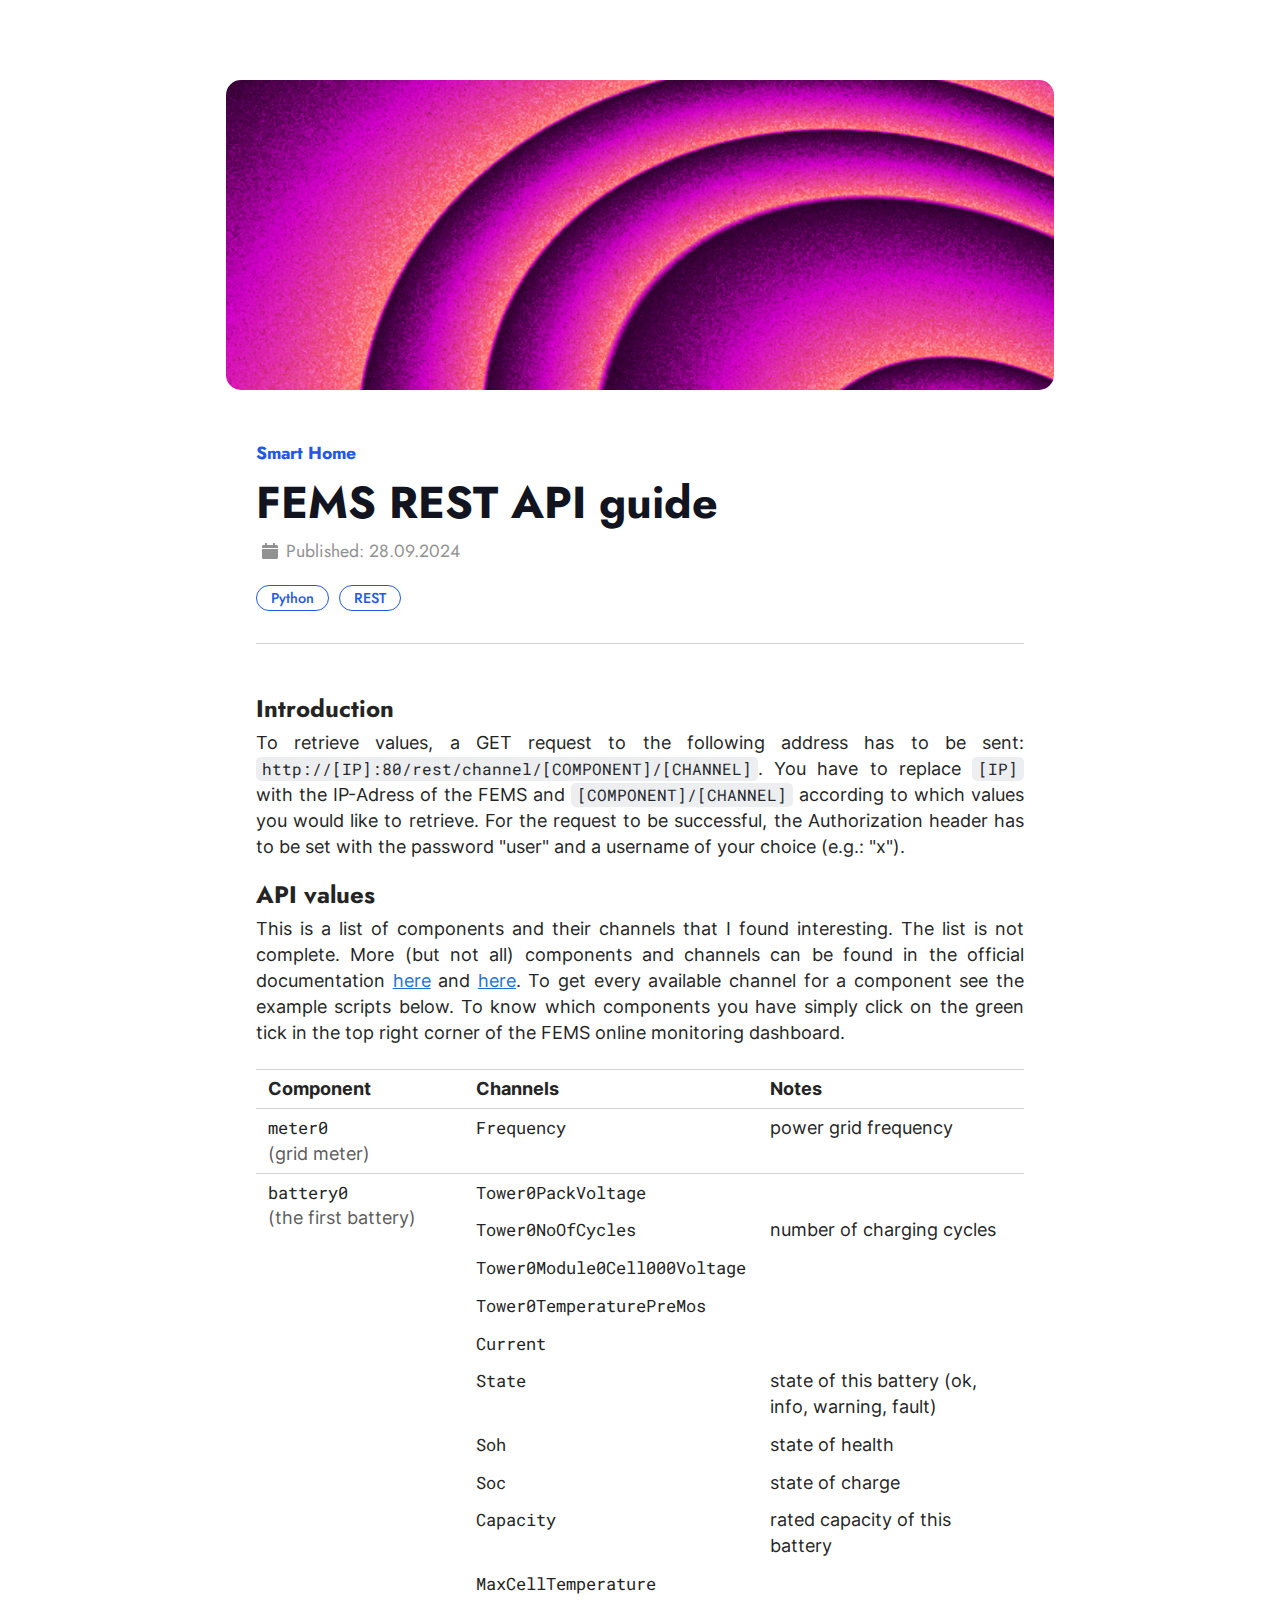
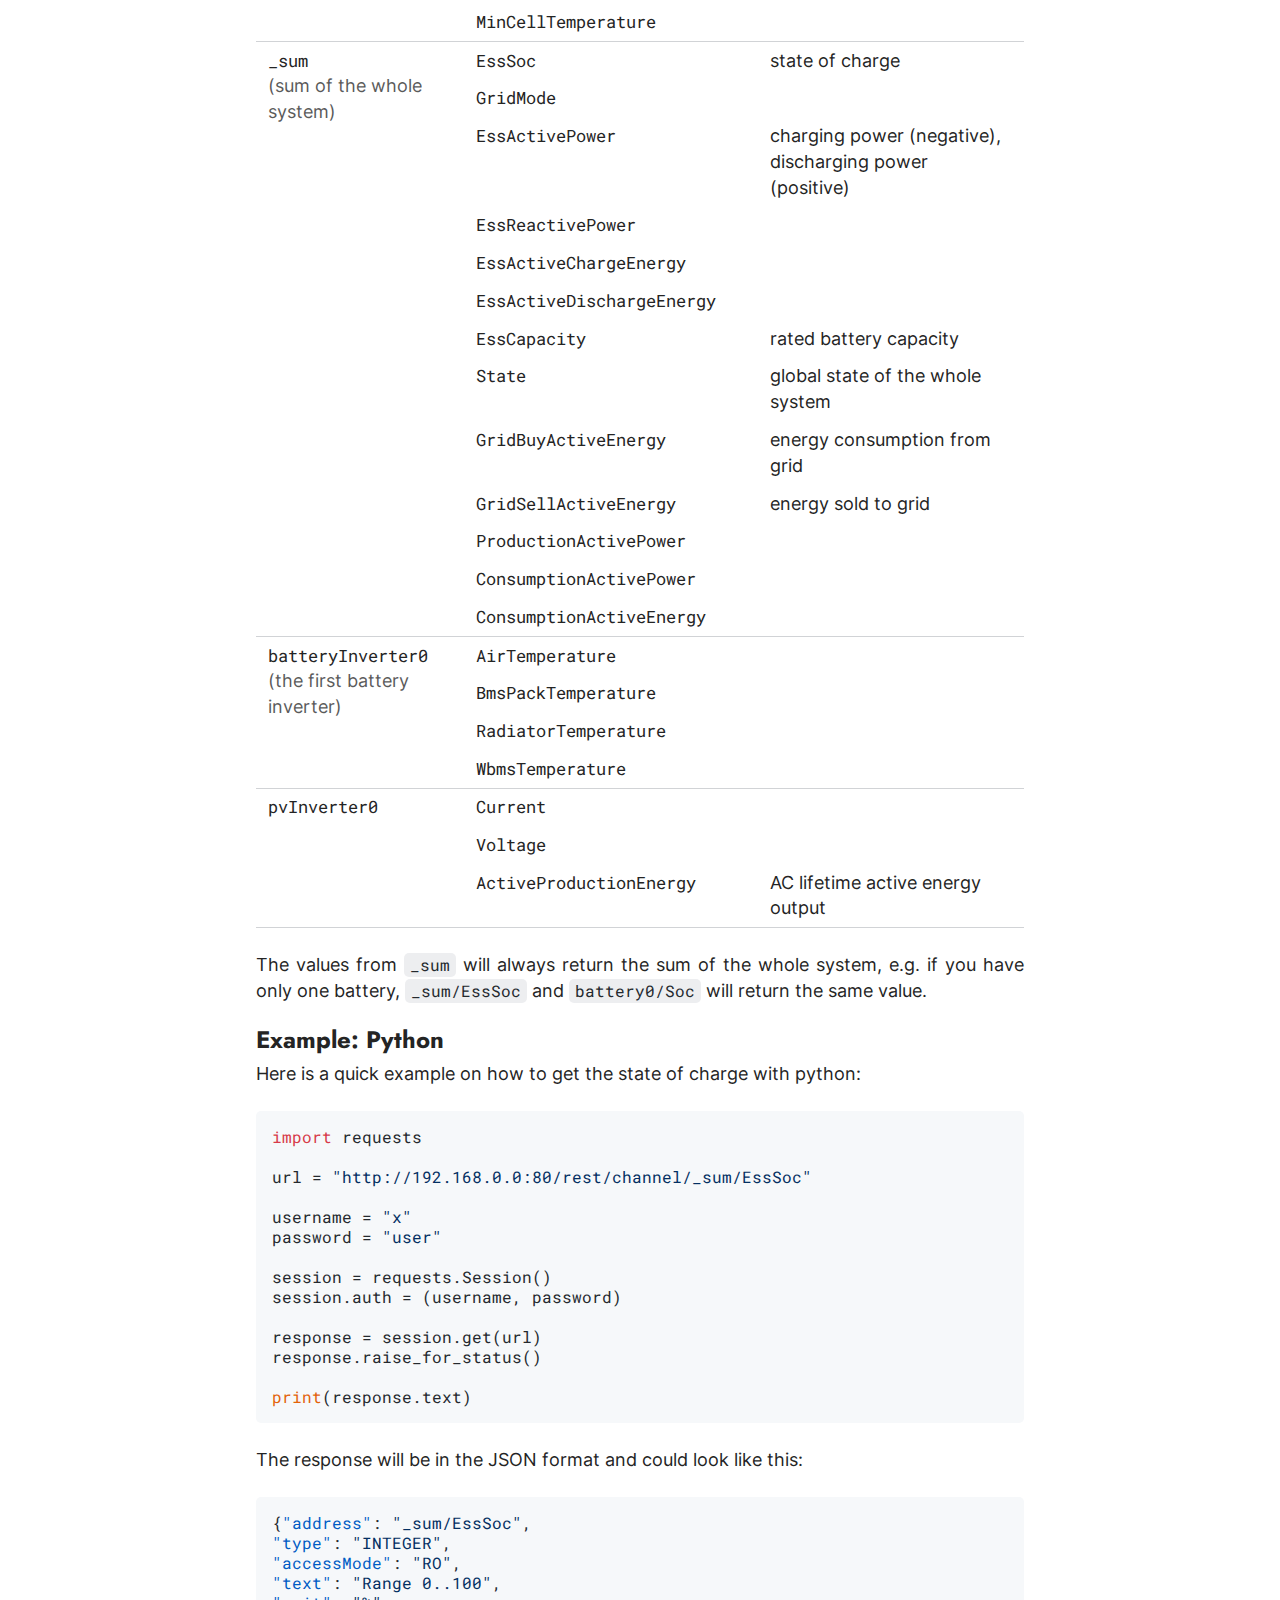
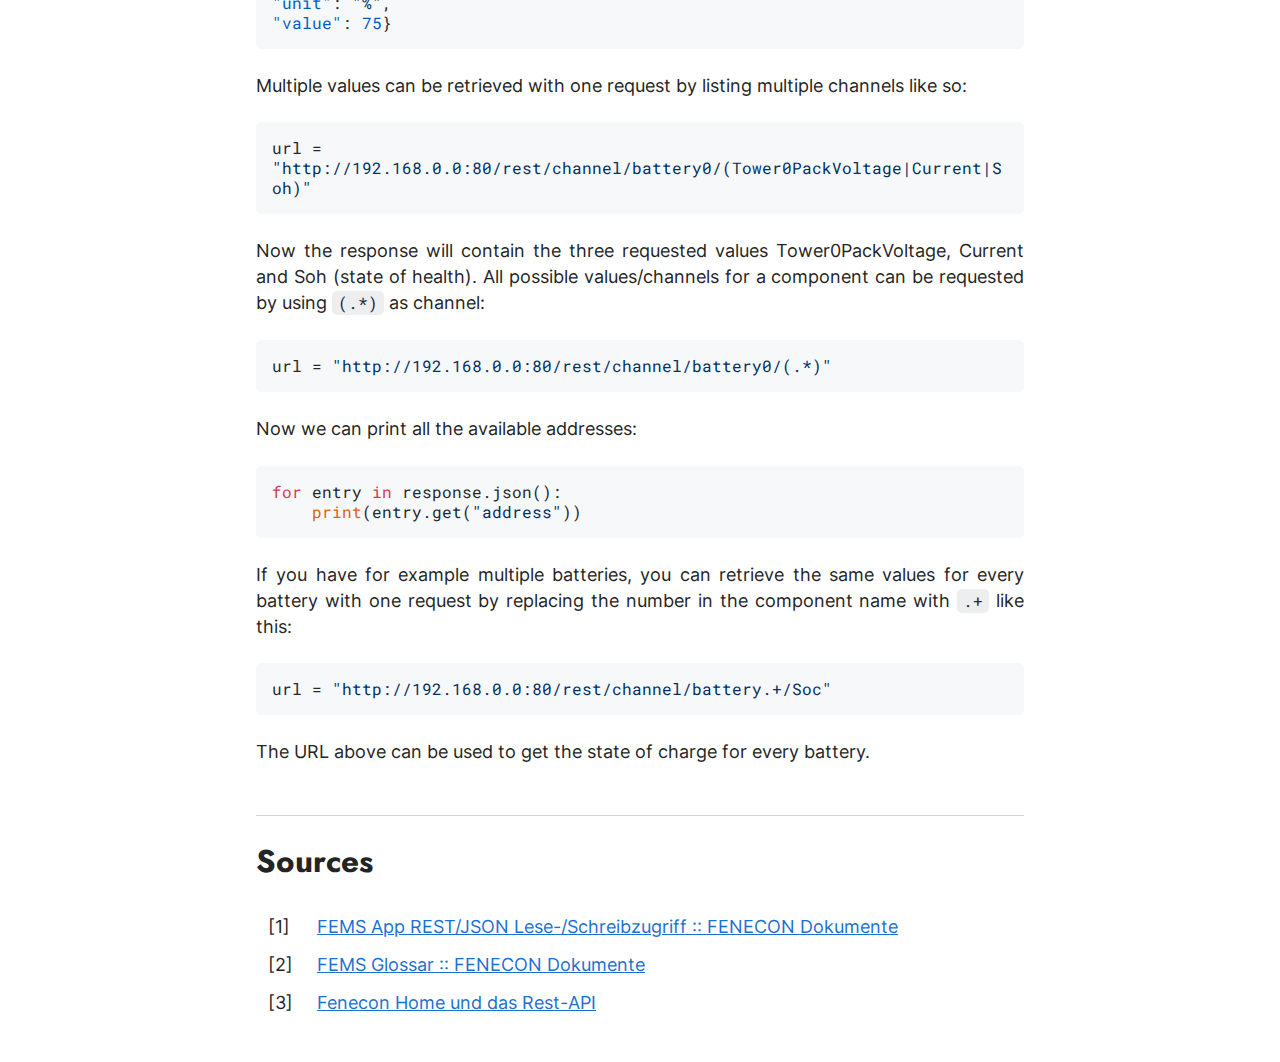
<file: archive/articles/fenecon_rest_api/fenecon_rest_api.html>
<!DOCTYPE html>
<html lang="de">
	<head>
		<meta charset="UTF-8">
		<meta name="viewport" content="width=device-width, initial-scale=1.0">
		<!--<link rel="shortcut icon" type="image/x-icon" href="#">-->

		<title>FEMS REST API guide</title>

		<!-- highlight.js -->
		<link rel="stylesheet" type="text/css" href="../../res/highlightjs/styles/github.min.css" id="code-stylesheet">
		<script src="../../res/highlightjs/highlight.min.js"></script>

		<!-- style -->
		<link rel="stylesheet" type="text/css" href="../../res/style/article_base.css">
		<link rel="stylesheet" type="text/css" href="style.css">
	</head>
	<body>

		<div class="content">

			<header>
				<div id="hero_image">
					<!-- TODO: zu picture tag machen für scaling? -->
					<img src="../../res/images/placeholder.jpg" alt="">
				</div>

				<span id="topic">Smart Home</span>
				<h1>FEMS REST API guide</h1>
				<div id="article_info">
					<div class="info_item">
						<svg class="date_icon" aria-hidden="true" stroke="currentColor" fill="currentColor" stroke-width="0" viewBox="0 0 512 512" xmlns="http://www.w3.org/2000/svg"><title>published / last update</title><path d="M 12 192 h 488 c 6.6 0 12 5.4 12 12 v 260 c 0 26.5 -21.5 48 -48 48 H 48 c -26.5 0 -48 -21.5 -48 -48 V 204 c 0 -6.6 5.4 -12 12 -12 z m 500 -44 v -36 c 0 -26.5 -21.5 -48 -48 -48 h -48 V 12 c 0 -6.6 -5.4 -12 -12 -12 h -40 c -6.6 0 -12 5.4 -12 12 v 52 H 160 V 12 c 0 -6.6 -5.4 -12 -12 -12 h -40 c -6.6 0 -12 5.4 -12 12 v 52 H 48 C 21.5 64 0 85.5 0 112 v 36 c 0 6.6 5.4 12 12 12 h 488 c 6.6 0 12 -5.4 12 -12 z"></path></svg>
						Published: 28.09.2024
					</div>
                    <div id="tags">
                        <tag>Python</tag>
						<tag>REST</tag>
                    </div>
				</div>
			</header>

			<main>

				<h3>Introduction</h3>
				<p>
				To retrieve values, a GET request to the following address has to be sent: <code class="inline plaintext">http://[IP]:80/rest/channel/[COMPONENT]/[CHANNEL]</code>.
				You have to replace <code class="inline plaintext">[IP]</code> with the IP-Adress of the FEMS and <code class="inline plaintext">[COMPONENT]/[CHANNEL]</code> according
				to which values you would like to retrieve.
				
				For the request to be successful, the Authorization header has to be set with the password "user" and a username of
				your choice (e.g.: "x").
				</p>

				<h3>API values</h3>

				This is a list of components and their channels that I found interesting. The list is not complete. More (but not all) components and channels can be found in the official
				documentation <a href="https://docs.fenecon.de/de/fems/fems-app/App_ModbusTCP_Lesezugriff.html#_modbus_tabelle" target="_blank" rel="noopener noreferrer">here</a>
				and <a href="https://docs.fenecon.de/de/fems/glossar.html#_liste_der_komponenten_und_kan%C3%A4le" target="_blank" rel="noopener noreferrer">here</a>. To get every
				available channel for a component see the example scripts below. To know which components you have simply click on the green tick in the top right corner of the FEMS online monitoring dashboard. 

			   	<table class="booktabs-style">
					<tr>
						<th>Component</th>
						<th>Channels</th>
						<th>Notes</th>
					</tr>
					<tr>
						<td rowspan="3"><code class="nohighlight inline">meter0</code><br><span class="info-text">(grid meter)</span></td>
						<td><code class="nohighlight inline">Frequency</code></td>
						<td>power grid frequency</td>
					</tr>
					<tr>
						<td></td>
						<td></td>
					</tr>
					<tr>
						<td></td>
						<td></td>
					</tr>
					<tr class="top_border">
						<td rowspan="3"><code class="nohighlight inline">battery0</code><br><span class="info-text">(the first battery)</span></td>
						<td><code class="nohighlight inline">Tower0PackVoltage</code></td>
						<td></td>
					</tr>
					<tr>
						<td><code class="nohighlight inline">Tower0NoOfCycles</code></td>
						<td>number of charging cycles</td>
					</tr>
					<tr>
						<td><code class="nohighlight inline">Tower0Module0Cell000Voltage</code></td>
						<td></td>
					</tr>
					<tr>
						<td></td>
						<td><code class="nohighlight inline">Tower0TemperaturePreMos</code></td>
						<td></td>
					</tr>
					<tr>
						<td></td>
						<td><code class="nohighlight inline">Current</code></td>
						<td></td>
					</tr>
					<tr>
						<td></td>
						<td><code class="nohighlight inline">State</code></td>
						<td>state of this battery (ok, info, warning, fault)</td>
					</tr>
					<tr>
						<td></td>
						<td><code class="nohighlight inline">Soh</code></td>
						<td>state of health</td>
					</tr>
					<tr>
						<td></td>
						<td><code class="nohighlight inline">Soc</code></td>
						<td>state of charge</td>
					</tr>
					<tr>
						<td></td>
						<td><code class="nohighlight inline">Capacity</code></td>
						<td>rated capacity of this battery</td>
					</tr>
					<tr>
						<td></td>
						<td><code class="nohighlight inline">MaxCellTemperature</code></td>
						<td></td>
					</tr>
					<tr>
						<td></td>
						<td><code class="nohighlight inline">MinCellTemperature</code></td>
						<td></td>
					</tr>
					<tr class="top_border">
						<td rowspan="3"><code class="nohighlight inline">_sum</code><br><span class="info-text">(sum of the whole system)</span></td>
						<td><code class="nohighlight inline">EssSoc</code></td>
						<td>state of charge</td>
					</tr>
					<tr>
						<td><code class="nohighlight inline">GridMode</code></td>
						<td></td>
					</tr>
					<tr>
						<td><code class="nohighlight inline">EssActivePower</code></td>
						<td>charging power (negative), discharging power (positive)</td>
					</tr>
					<tr>
						<td></td>
						<td><code class="nohighlight inline">EssReactivePower</code></td>
						<td></td>
					</tr>
					<tr>
						<td></td>
						<td><code class="nohighlight inline">EssActiveChargeEnergy</code></td>
						<td></td>
					</tr>
					<tr>
						<td></td>
						<td><code class="nohighlight inline">EssActiveDischargeEnergy</code></td>
						<td></td>
					</tr>
					<tr>
						<td></td>
						<td><code class="nohighlight inline">EssCapacity</code></td>
						<td>rated battery capacity</td>
					</tr>
					<tr>
						<td></td>
						<td><code class="nohighlight inline">State</code></td>
						<td>global state of the whole system</td>
					</tr>
					<tr>
						<td></td>
						<td><code class="nohighlight inline">GridBuyActiveEnergy</code></td>
						<td>energy consumption from grid</td>
					</tr>
					<tr>
						<td></td>
						<td><code class="nohighlight inline">GridSellActiveEnergy</code></td>
						<td>energy sold to grid</td>
					</tr>
					<tr>
						<td></td>
						<td><code class="nohighlight inline">ProductionActivePower</code></td>
						<td></td>
					</tr>
					<tr>
						<td></td>
						<td><code class="nohighlight inline">ConsumptionActivePower</code></td>
						<td></td>
					</tr>
					<tr>
						<td></td>
						<td><code class="nohighlight inline">ConsumptionActiveEnergy</code></td>
						<td></td>
					</tr>
					<tr class="top_border">
						<td rowspan="3"><code class="nohighlight inline">batteryInverter0</code><br><span class="info-text">(the first battery inverter)</span></td>
						<td><code class="nohighlight inline">AirTemperature</code></td>
						<td></td>
					</tr>
					<tr>
						<td><code class="nohighlight inline">BmsPackTemperature</code></td>
						<td></td>
					</tr>
					<tr>
						<td><code class="nohighlight inline">RadiatorTemperature</code></td>
						<td></td>
					</tr>
					<tr>
						<td></td>
						<td><code class="nohighlight inline">WbmsTemperature</code></td>
						<td></td>
					</tr>
					<tr class="top_border"></tr>
						<td><code class="nohighlight inline">pvInverter0</code></td>
						<td><code class="nohighlight inline">Current</code></td>
						<td></td>
					</tr>
					<tr>
						<td></td>
						<td><code class="nohighlight inline">Voltage</code></td>
						<td></td>
					</tr>
					<tr>
						<td></td>
						<td><code class="nohighlight inline">ActiveProductionEnergy</code></td>
						<td>AC lifetime active energy output</td>
					</tr>
			   	</table>

				<!--<p>Keep in mind, that e.g. for battery related channels, <code class="inline plaintext">_sum</code> will give the same results as <code class="inline plaintext">battery0</code>
					if you have only one battery.</p>-->
				<p>The values from <code class="inline plaintext">_sum</code> will always return the sum of the whole system, e.g. if you have only one battery,
					<code class="inline plaintext">_sum/EssSoc</code> and <code class="inline plaintext">battery0/Soc</code> will return the same value.</p>
					<!-- maybe umformulieren: _sum gibt immer die summe aller kompnenten an, d.h. wenn man nur eine batterie hat ist liefert _sum/EssSoc das gleiche wie battery0/Soc.-->

				<h3>Example: Python</h3>

				Here is a quick example on how to get the state of charge with python:

				<code class="python">import requests

url = "http://192.168.0.0:80/rest/channel/_sum/EssSoc"

username = "x"
password = "user"

session = requests.Session()
session.auth = (username, password)

response = session.get(url)
response.raise_for_status()

print(response.text)</code>

				The response will be in the JSON format and could look like this:

				<code class="json">{"address": "_sum/EssSoc",
"type": "INTEGER",
"accessMode": "RO",
"text": "Range 0..100",
"unit": "%",
"value": 75}</code>

			Multiple values can be retrieved with one request by listing multiple channels like so:

			<code class="python">url = "http://192.168.0.0:80/rest/channel/battery0/(Tower0PackVoltage|Current|Soh)"</code>

			Now the response will contain the three requested values Tower0PackVoltage, Current and Soh (state of health).
			All possible values/channels for a component can be requested by using <code class="inline plaintext">(.*)</code> as channel:

			<code class="python">url = "http://192.168.0.0:80/rest/channel/battery0/(.*)"</code>

			Now we can print all the available addresses:

			<code class="python">for entry in response.json():
	print(entry.get("address"))</code>

			If you have for example multiple batteries, you can retrieve the same values for every battery with one request by replacing the number in
			the component name with <code class="inline plaintext">.+</code> like this:

			<code class="python">url = "http://192.168.0.0:80/rest/channel/battery.+/Soc"</code>
			
			The URL above can be used to get the state of charge for every battery.

			<div style="height: 32px"></div>

			<hr>

			<h2>Sources</h2>
			<table id="sources_table">
				<tr id="source1">
					<td>[1]<br></td>
					<td><a href="https://docs.fenecon.de/de/fems/fems-app/App_REST-JSON_Lese-Schreibzugriff.html" target="_blank" rel="noopener noreferrer">FEMS App REST/JSON Lese-/Schreibzugriff :: FENECON Dokumente</a></td>
				</tr>
				<tr>
					<td>[2]</td>
					<td><a href="https://docs.fenecon.de/de/fems/glossar.html" target="_blank" rel="noopener noreferrer">FEMS Glossar :: FENECON Dokumente</a></td>
				</tr>
				<tr>
					<td>[3]</td>
					<td><a href="https://romal.de/2023/12/11/fenecon-home-und-das-rest-api/" target="_blank" rel="noopener noreferrer">Fenecon Home und das Rest-API</a></td>
				</tr>
			</table>

			</main>

			<footer>

				

			</footer>

		</div>

		<script src="../../res/js/articles.js"></script>
	</body>
</html>
</file>
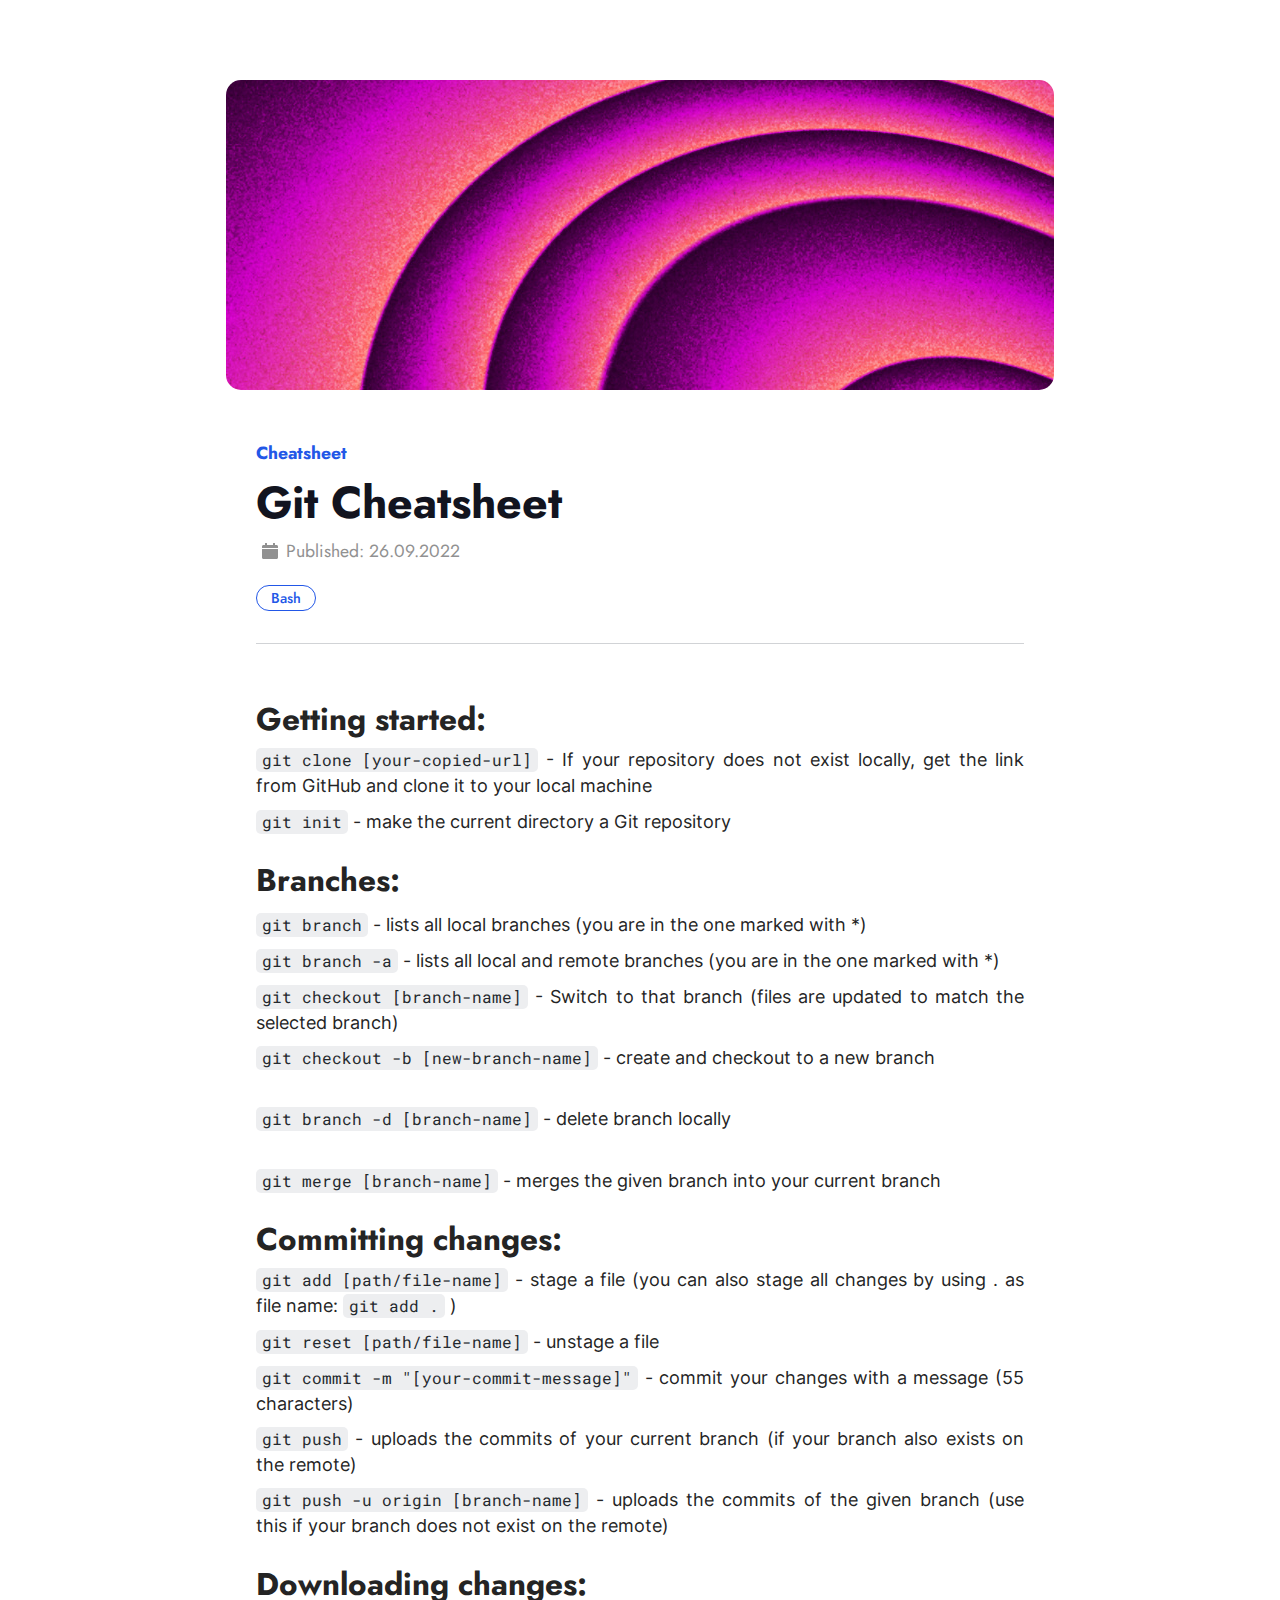
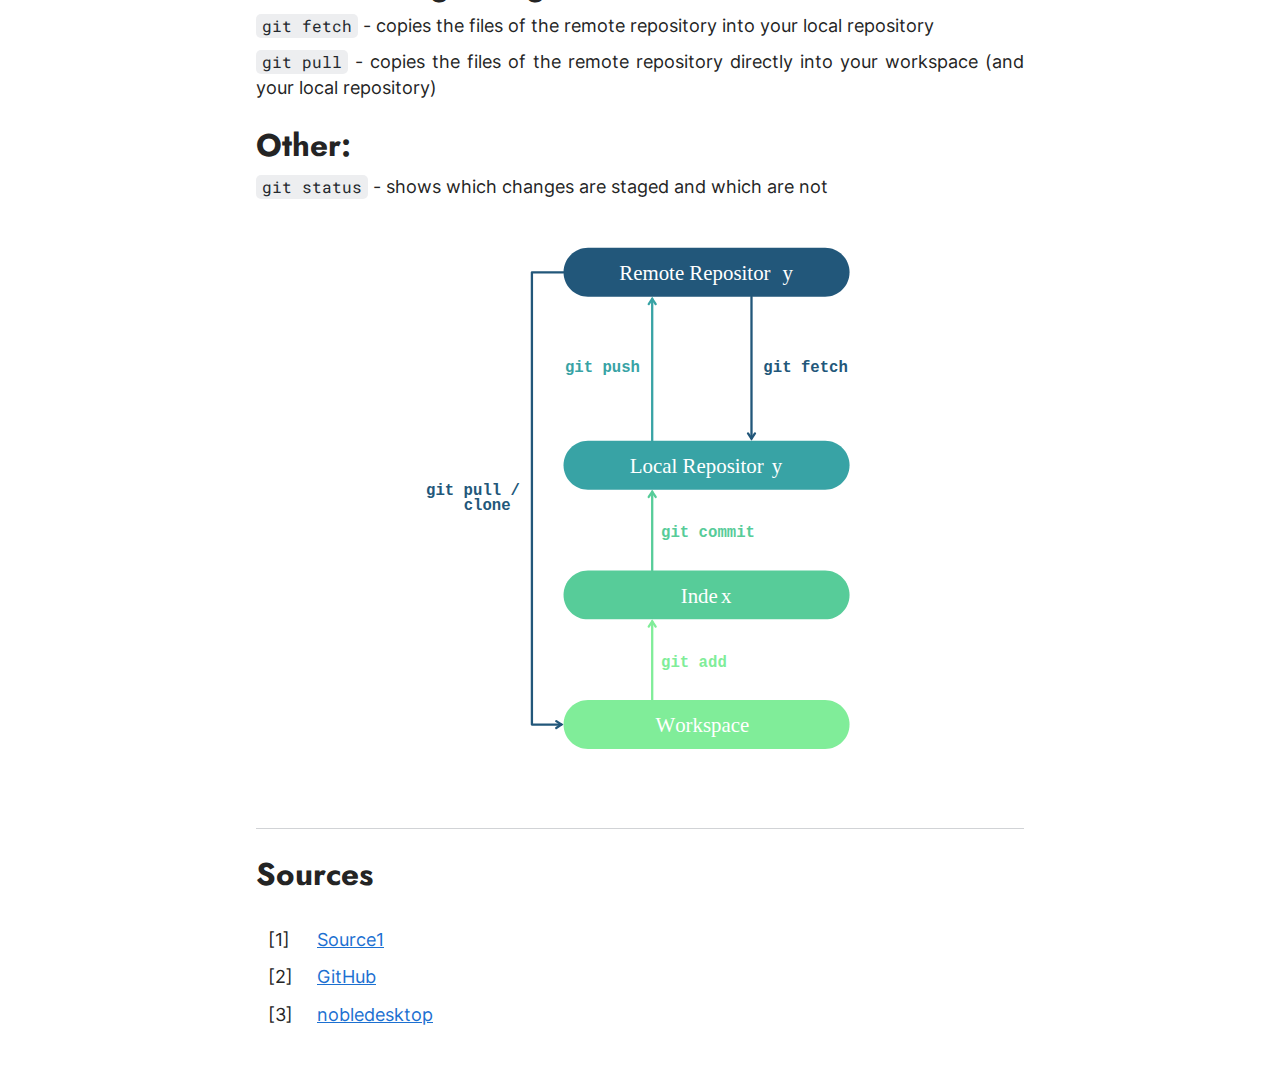
<file: archive/articles/git_cheatsheet/git_cheatsheet.html>
<!DOCTYPE html>
<html lang="de">
	<head>
		<meta charset="UTF-8">
		<meta name="viewport" content="width=device-width, initial-scale=1.0">
		<!--<link rel="shortcut icon" type="image/x-icon" href="#">-->

		<title>Git Cheatsheet</title>

		<!-- highlight.js -->
		<link rel="stylesheet" type="text/css" href="../../res/highlightjs/styles/github.min.css" id="code-stylesheet">
		<script src="../../res/highlightjs/highlight.min.js"></script>

		<!-- style -->
		<link rel="stylesheet" type="text/css" href="../../res/style/article_base.css">
	</head>
	<body>

		<div class="content">

			<header>
				<div id="hero_image">
					<!-- TODO: zu picture tag machen für scaling? -->
					<img src="../../res/images/placeholder.jpg" alt="">
				</div>

				<span id="topic">Cheatsheet</span>
				<h1>Git Cheatsheet</h1>
				<div id="article_info">
					<div class="info_item">
						<svg class="date_icon" aria-hidden="true" stroke="currentColor" fill="currentColor" stroke-width="0" viewBox="0 0 512 512" xmlns="http://www.w3.org/2000/svg"><title>published / last update</title><path d="M 12 192 h 488 c 6.6 0 12 5.4 12 12 v 260 c 0 26.5 -21.5 48 -48 48 H 48 c -26.5 0 -48 -21.5 -48 -48 V 204 c 0 -6.6 5.4 -12 12 -12 z m 500 -44 v -36 c 0 -26.5 -21.5 -48 -48 -48 h -48 V 12 c 0 -6.6 -5.4 -12 -12 -12 h -40 c -6.6 0 -12 5.4 -12 12 v 52 H 160 V 12 c 0 -6.6 -5.4 -12 -12 -12 h -40 c -6.6 0 -12 5.4 -12 12 v 52 H 48 C 21.5 64 0 85.5 0 112 v 36 c 0 6.6 5.4 12 12 12 h 488 c 6.6 0 12 -5.4 12 -12 z"></path></svg>
						Published: 26.09.2022 <!-- updated 10.03.2023 -->
					</div>
                    <div id="tags">
                        <tag>Bash</tag>
                    </div>
				</div>
			</header>

			<main>
				
                <h2>Getting started:</h2>
				
				<p><code class="inline plaintext">git clone [your-copied-url]</code> - If your repository does not exist locally, get the link from GitHub and clone it to your local machine</p>
				
				<p><code class="inline plaintext">git init</code> - make the current directory a Git repository</p>
				
				<p><h2>Branches:</h2></p>
				<p><code class="inline plaintext">git branch</code> - lists all local branches (you are in the one marked with *)</p>
				<p><code class="inline plaintext">git branch -a</code> - lists all local and remote branches (you are in the one marked with *)</p>
				<p><code class="inline plaintext">git checkout [branch-name]</code> - Switch to that branch (files are updated to match the selected branch)</p>
				<p><code class="inline plaintext">git checkout -b [new-branch-name]</code> - create and checkout to a new branch</p>
				<br>
				<p><code class="inline plaintext">git branch -d [branch-name]</code> - delete branch locally</p>
				<br>
				<p><code class="inline plaintext">git merge [branch-name]</code> - merges the given branch into your current branch</p>

				<h2>Committing changes:</h2>
				<p><code class="inline plaintext">git add [path/file-name]</code> - stage a file (you can also stage all changes by using . as file name: <code class="inline plaintext">git add .</code> )</p>
				<p><code class="inline plaintext">git reset [path/file-name]</code> - unstage a file</p>
				<p><code class="inline plaintext">git commit -m "[your-commit-message]"</code> - commit your changes with a message (55 characters)</p>
				<p><code class="inline plaintext">git push</code> - uploads the commits of your current branch (if your branch also exists on the remote)</p>
				<p><code class="inline plaintext">git push -u origin [branch-name]</code> - uploads the commits of the given branch (use this if your branch does not exist on the remote)</p>

				<h2>Downloading changes:</h2>
				<p><code class="inline plaintext">git fetch</code> - copies the files of the remote repository into your local repository</p>
				<p><code class="inline plaintext">git pull</code> - copies the files of the remote repository directly into your workspace (and your local repository)</p>

				<h2>Other:</h2>
				<p><code class="inline plaintext">git status</code> - shows which changes are staged and which are not</p>

				<img src="git_diagram.svg" class="diagram">

				<div style="height: 32px"></div>

				<hr>

				<h2>Sources</h2>
				<table id="sources_table">
					<tr id="source1">
						<td>[1]<br></td>
						<td><a href="https://gist.github.com/ccannon94/982d69b23659d66c0ca6fb1384f94c97#accessing-the-repository" target="_blank" rel="noopener noreferrer">Source1</a></td>
					</tr>
					<tr>
						<td>[2]</td>
						<td><a href="https://education.github.com/git-cheat-sheet-education.pdf" target="_blank" rel="noopener noreferrer">GitHub</a></td>
					</tr>
					<tr>
						<td>[3]</td>
						<td><a href="https://www.nobledesktop.com/learn/git/git-branches" target="_blank" rel="noopener noreferrer">nobledesktop</a></td>
					</tr>
				</table>

				<style>
					main p {
						margin-bottom: 0.6rem;
					}

					.diagram {
						display: block;
						margin: 24px auto 0 auto;
						width: 60%;
					}

					@media only screen and (max-width: 500px) {

					.diagram {
						width: 100%;
					}

					}
				</style>

			</main>

			<footer>

				

			</footer>

		</div>

		<script src="../../res/js/articles.js"></script>
	</body>
</html>
</file>
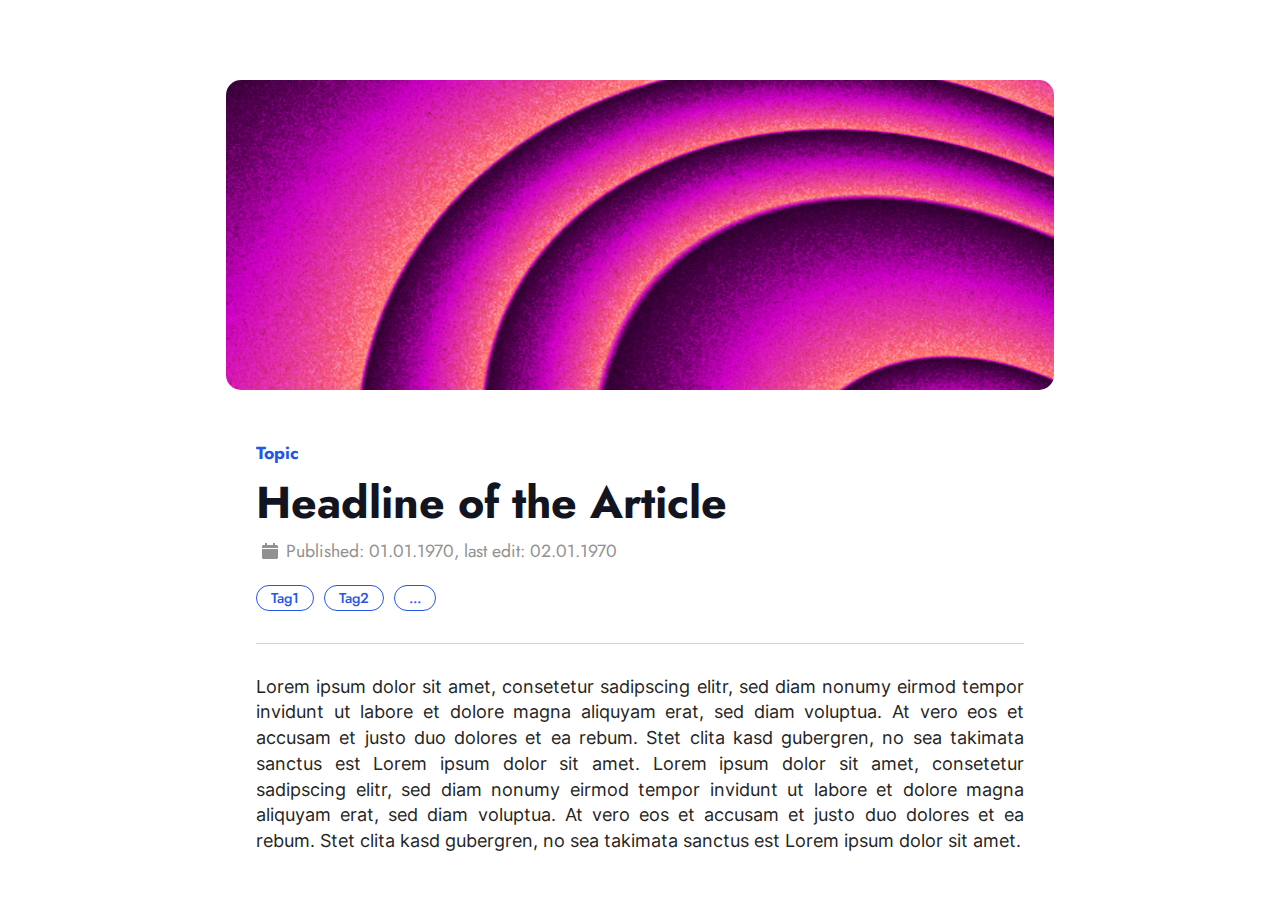
<file: archive/articles/guide_and_examples/blueprint.html>
<!DOCTYPE html>
<html lang="de">
	<head>
		<meta charset="UTF-8">
		<meta name="viewport" content="width=device-width, initial-scale=1.0">
		<!--<link rel="shortcut icon" type="image/x-icon" href="#">-->

		<title>Title</title>

		<!-- highlight.js -->
		<link rel="stylesheet" type="text/css" href="../../res/highlightjs/styles/github.min.css" id="code-stylesheet">
		<script src="../../res/highlightjs/highlight.min.js"></script>

		<!-- style -->
		<link rel="stylesheet" type="text/css" href="../../res/style/article_base.css">
	</head>
	<body>

		<div class="content">

			<header>
				<div id="hero_image">
					<!-- TODO: zu picture tag machen für scaling? -->
					<img src="../../res/images/placeholder.jpg" alt="">
				</div>

				<span id="topic">Topic</span>
				<h1>Headline of the Article</h1>
				<div id="article_info">
					<div class="info_item">
						<svg class="date_icon" aria-hidden="true" stroke="currentColor" fill="currentColor" stroke-width="0" viewBox="0 0 512 512" xmlns="http://www.w3.org/2000/svg"><title>published / last update</title><path d="M 12 192 h 488 c 6.6 0 12 5.4 12 12 v 260 c 0 26.5 -21.5 48 -48 48 H 48 c -26.5 0 -48 -21.5 -48 -48 V 204 c 0 -6.6 5.4 -12 12 -12 z m 500 -44 v -36 c 0 -26.5 -21.5 -48 -48 -48 h -48 V 12 c 0 -6.6 -5.4 -12 -12 -12 h -40 c -6.6 0 -12 5.4 -12 12 v 52 H 160 V 12 c 0 -6.6 -5.4 -12 -12 -12 h -40 c -6.6 0 -12 5.4 -12 12 v 52 H 48 C 21.5 64 0 85.5 0 112 v 36 c 0 6.6 5.4 12 12 12 h 488 c 6.6 0 12 -5.4 12 -12 z"></path></svg>
						Published: 01.01.1970, last edit: 02.01.1970
					</div>
					<!--<div class="info_item"> 
						<svg class="language_icon" stroke="currentColor" fill="currentColor" role="img" stroke-width="0" viewBox="0 0 640 640" xmlns="http://www.w3.org/2000/svg"><title>used programming languages</title><path d="M265.638,617.893L204.638,600.193C198.238,598.393 194.638,591.693 196.438,585.293L357.562,30.271C359.362,23.871 366.062,20.271 372.462,22.071L433.462,39.771C439.862,41.571 443.462,48.271 441.662,54.671L280.538,609.693C278.638,616.093 272.038,619.793 265.638,617.893ZM492.125,463.901L636.225,328.801C641.325,324.101 641.325,316.001 636.225,311.301L492.125,176.101C487.325,171.601 479.725,171.801 475.125,176.601L431.625,223.001C427.025,227.901 427.325,235.701 432.425,240.201L523.025,320.001L432.425,399.701C427.325,404.201 426.925,412.001 431.625,416.901L475.125,463.301C479.625,468.201 487.225,468.401 492.125,463.901ZM164.925,463.301L208.425,416.901C213.025,412.001 212.725,404.201 207.625,399.701L117.025,320.001L207.625,240.301C212.725,235.801 213.125,228.001 208.425,223.101L164.925,176.701C160.425,171.901 152.825,171.601 147.925,176.201L3.825,311.201C-1.275,315.901 -1.275,324.001 3.825,328.701L147.925,463.801C152.825,468.401 160.425,468.201 164.925,463.301Z"></path></svg>
						Java, HTML, SCSS
					</div>-->
                    <div id="tags">
                        <tag>Tag1</tag><tag>Tag2</tag><tag>...</tag>
                    </div>
				</div>
			</header>

			<main>
				
                Lorem ipsum dolor sit amet, consetetur sadipscing elitr, sed diam nonumy eirmod tempor invidunt ut labore et dolore magna aliquyam erat,
                sed diam voluptua. At vero eos et accusam et justo duo dolores et ea rebum. Stet clita kasd gubergren, no sea takimata sanctus est Lorem
                ipsum dolor sit amet. Lorem ipsum dolor sit amet, consetetur sadipscing elitr, sed diam nonumy eirmod tempor invidunt ut labore et dolore magna
                aliquyam erat, sed diam voluptua. At vero eos et accusam et justo duo dolores et ea rebum. Stet clita kasd gubergren, no sea takimata sanctus
                est Lorem ipsum dolor sit amet.

			</main>

			<footer>

				

			</footer>

		</div>

		<script src="../../res/js/articles.js"></script>
	</body>
</html>
</file>
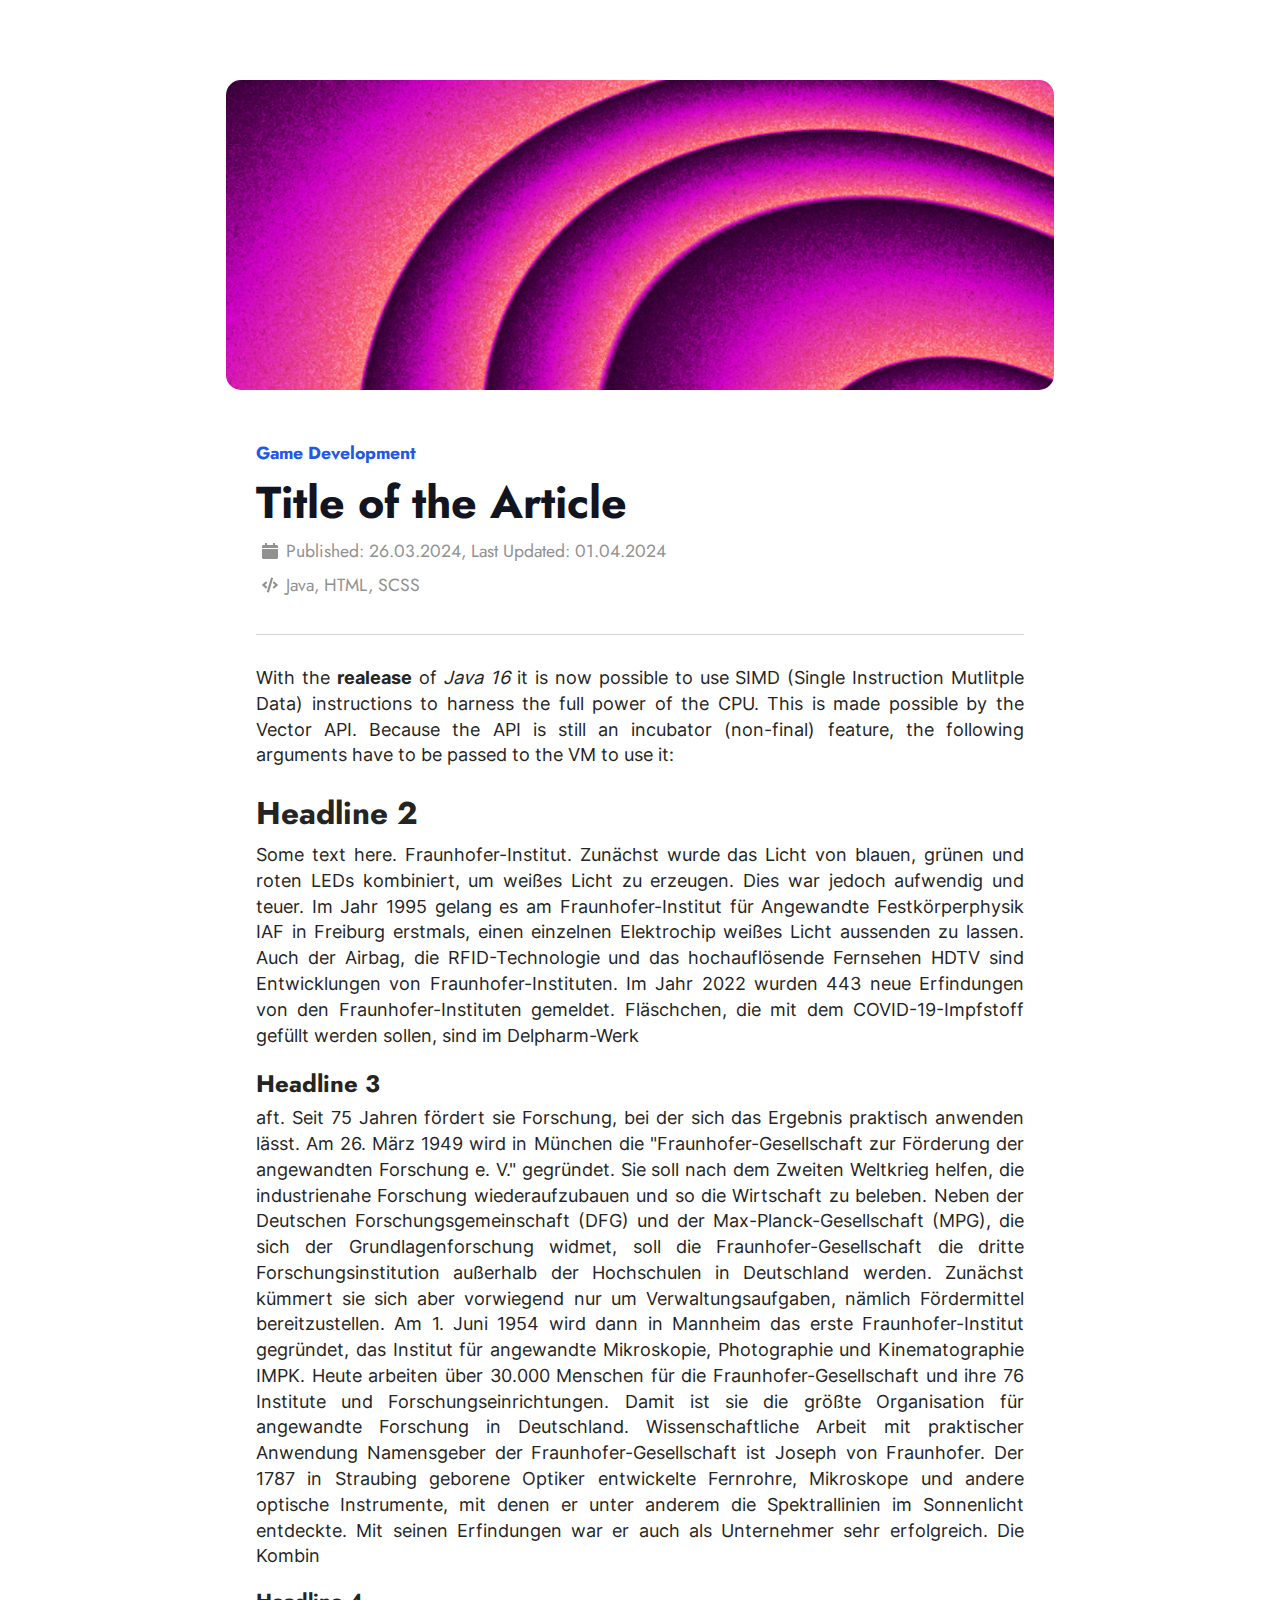
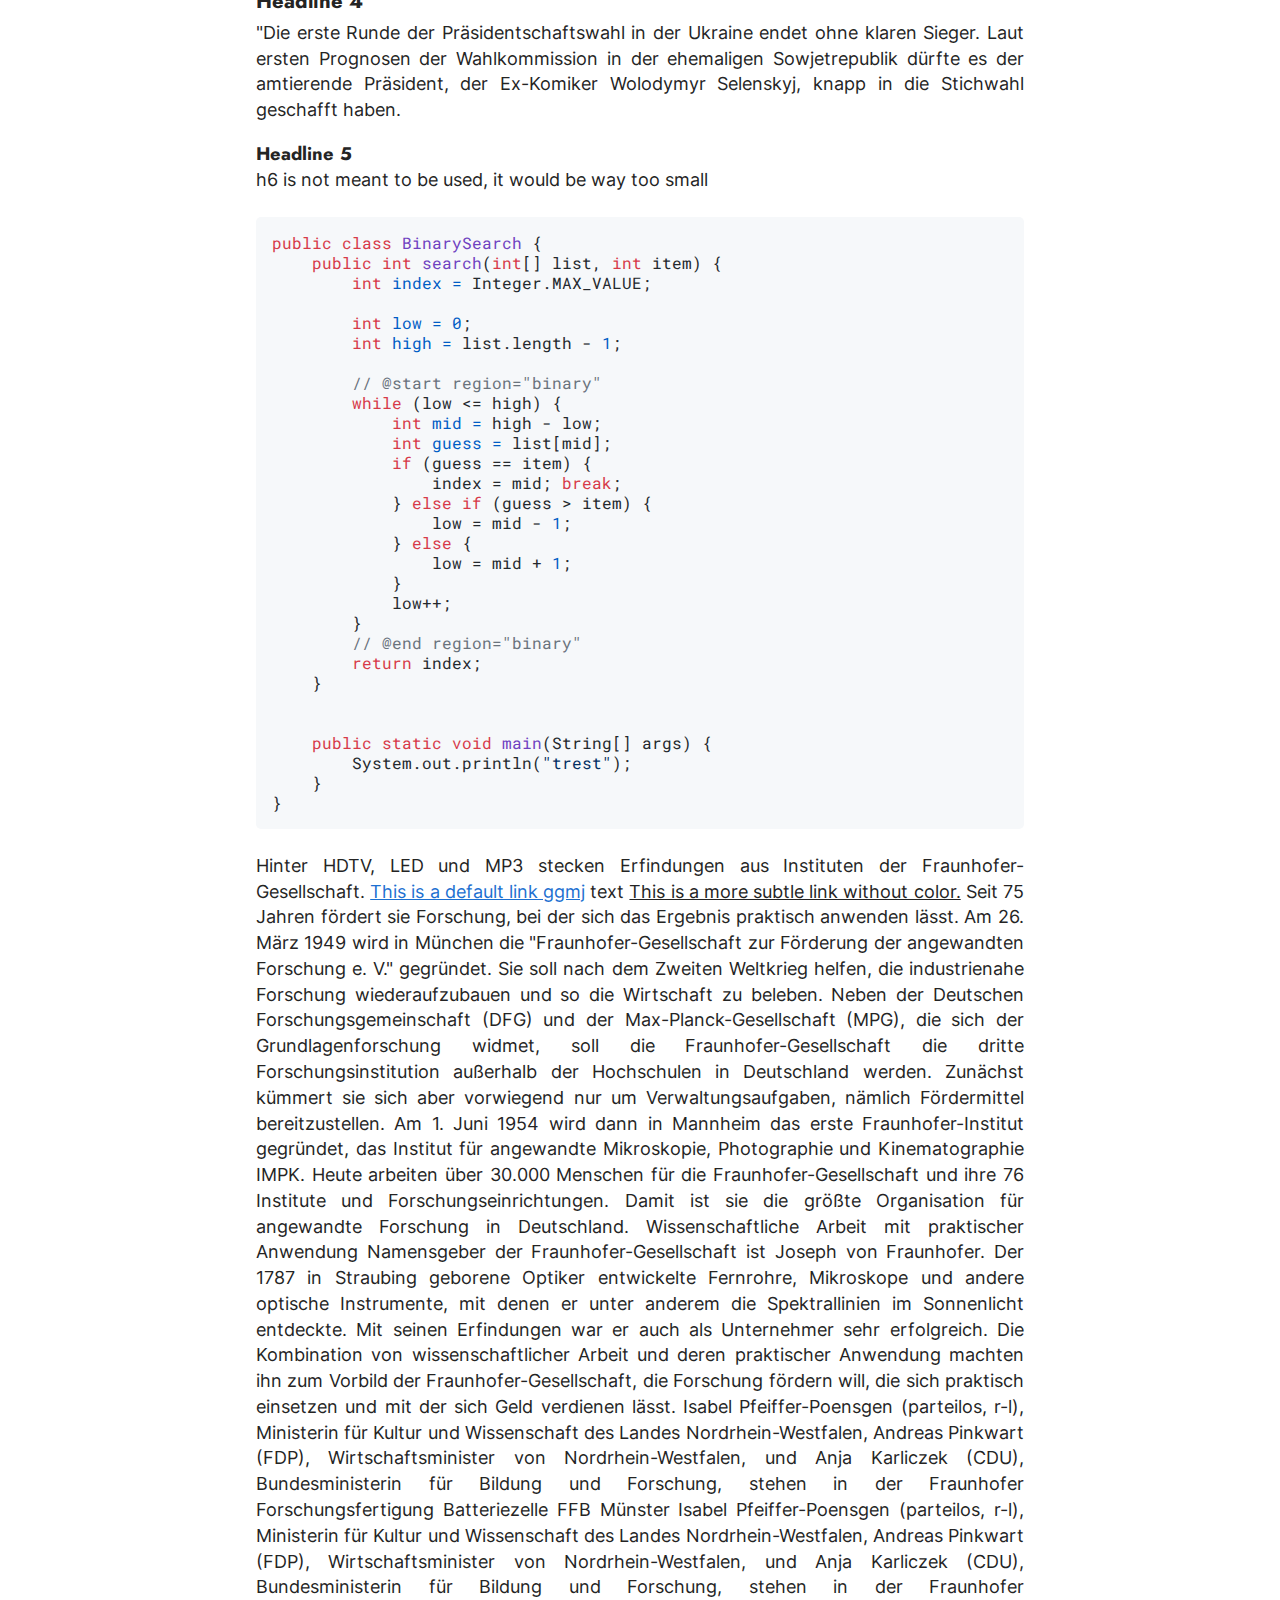
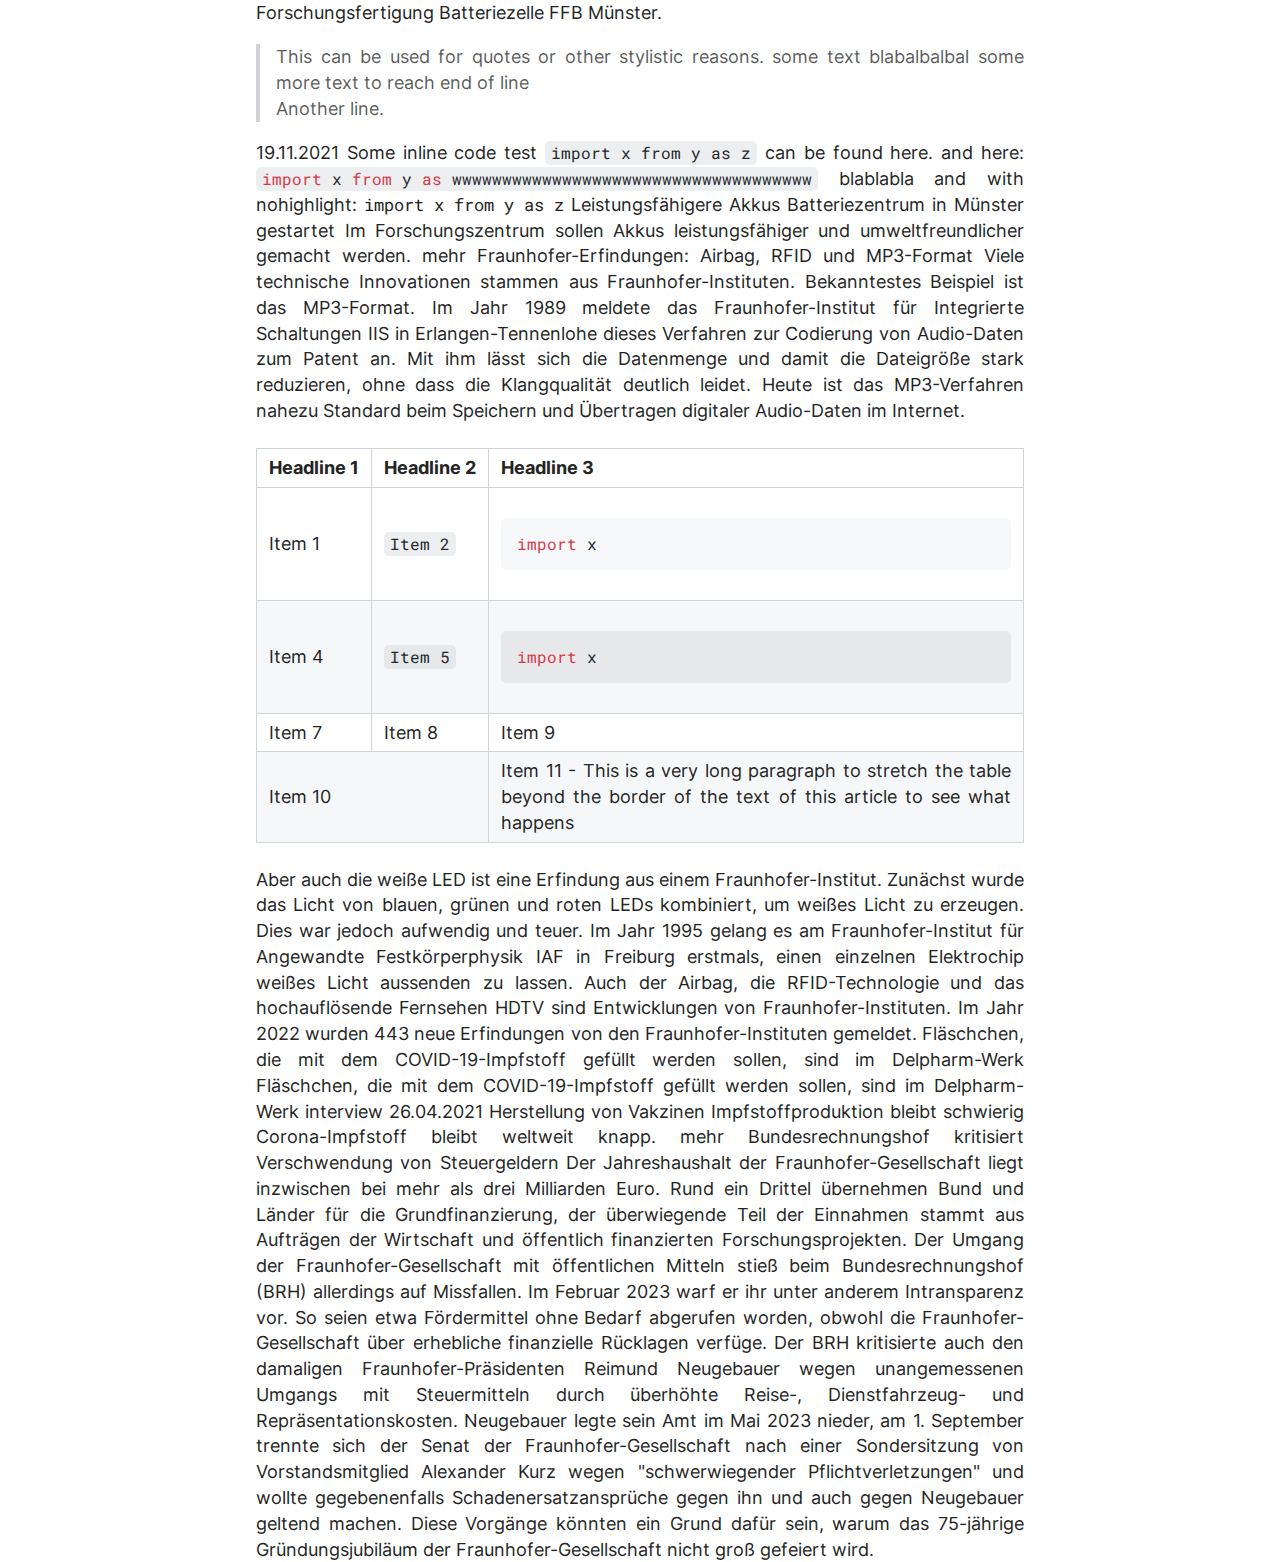
<file: archive/articles/guide_and_examples/example.html>
<!DOCTYPE html>
<html lang="de">
	<head>
		<meta charset="UTF-8">
		<meta name="viewport" content="width=device-width, initial-scale=1.0">
		<!--<link rel="shortcut icon" type="image/x-icon" href="#">-->

		<title>Example Article</title>

		<!-- highlight.js -->
		<link rel="stylesheet" type="text/css" href="../../res/highlightjs/styles/github.min.css" id="code-stylesheet">
		<script src="../../res/highlightjs/highlight.min.js"></script>

		<!-- style -->
		<link rel="stylesheet" type="text/css" href="../../res/style/article_base.css">
	</head>
	<body>

		<div class="content">

			<header>
				<div id="hero_image">
					<!-- TODO: zu picture tag machen für scaling? -->
					<img src="../../res/images/placeholder.jpg" alt="">
				</div>

				<span id="topic">Game Development</span>
				<h1>Title of the Article</h1>
				<div id="article_info">
					<div class="info_item">
						<svg class="date_icon" aria-hidden="true" stroke="currentColor" fill="currentColor" stroke-width="0" viewBox="0 0 512 512" xmlns="http://www.w3.org/2000/svg"><title>published / last update</title><path d="M 12 192 h 488 c 6.6 0 12 5.4 12 12 v 260 c 0 26.5 -21.5 48 -48 48 H 48 c -26.5 0 -48 -21.5 -48 -48 V 204 c 0 -6.6 5.4 -12 12 -12 z m 500 -44 v -36 c 0 -26.5 -21.5 -48 -48 -48 h -48 V 12 c 0 -6.6 -5.4 -12 -12 -12 h -40 c -6.6 0 -12 5.4 -12 12 v 52 H 160 V 12 c 0 -6.6 -5.4 -12 -12 -12 h -40 c -6.6 0 -12 5.4 -12 12 v 52 H 48 C 21.5 64 0 85.5 0 112 v 36 c 0 6.6 5.4 12 12 12 h 488 c 6.6 0 12 -5.4 12 -12 z"></path></svg>
						Published: 26.03.2024, Last Updated: 01.04.2024
					</div>
					<div class="info_item"> 
						<svg class="language_icon" stroke="currentColor" fill="currentColor" role="img" stroke-width="0" viewBox="0 0 640 640" xmlns="http://www.w3.org/2000/svg"><title>used programming languages</title><path d="M265.638,617.893L204.638,600.193C198.238,598.393 194.638,591.693 196.438,585.293L357.562,30.271C359.362,23.871 366.062,20.271 372.462,22.071L433.462,39.771C439.862,41.571 443.462,48.271 441.662,54.671L280.538,609.693C278.638,616.093 272.038,619.793 265.638,617.893ZM492.125,463.901L636.225,328.801C641.325,324.101 641.325,316.001 636.225,311.301L492.125,176.101C487.325,171.601 479.725,171.801 475.125,176.601L431.625,223.001C427.025,227.901 427.325,235.701 432.425,240.201L523.025,320.001L432.425,399.701C427.325,404.201 426.925,412.001 431.625,416.901L475.125,463.301C479.625,468.201 487.225,468.401 492.125,463.901ZM164.925,463.301L208.425,416.901C213.025,412.001 212.725,404.201 207.625,399.701L117.025,320.001L207.625,240.301C212.725,235.801 213.125,228.001 208.425,223.101L164.925,176.701C160.425,171.901 152.825,171.601 147.925,176.201L3.825,311.201C-1.275,315.901 -1.275,324.001 3.825,328.701L147.925,463.801C152.825,468.401 160.425,468.201 164.925,463.301Z"></path></svg>
						Java, HTML, SCSS
					</div>
				</div>
			</header>

			<main>
				
				<p>
					With the <b>realease</b> of <i>Java 16</i> it is now possible to use SIMD (Single Instruction Mutlitple Data) instructions to harness the full power of the CPU. This is made possible by the Vector API.
Because the API is still an incubator (non-final) feature, the following arguments have to be passed to the VM to use it: 
				</p>

				<h2>Headline 2</h2>
				<p>Some text here. Fraunhofer-Institut. Zunächst wurde das Licht von blauen, grünen und roten LEDs kombiniert, um weißes Licht zu erzeugen. Dies war jedoch aufwendig und teuer. Im Jahr 1995 gelang es am Fraunhofer-Institut für Angewandte Festkörperphysik IAF in Freiburg erstmals, einen einzelnen Elektrochip weißes Licht aussenden zu lassen. Auch der Airbag, die RFID-Technologie und das hochauflösende Fernsehen HDTV sind Entwicklungen von Fraunhofer-Instituten. Im Jahr 2022 wurden 443 neue Erfindungen von den Fraunhofer-Instituten gemeldet.
					Fläschchen, die mit dem COVID-19-Impfstoff gefüllt werden sollen, sind im Delpharm-Werk</p>
				<h3>Headline 3</h3>
				<p>aft. Seit 75 Jahren fördert sie Forschung, bei der sich das Ergebnis praktisch anwenden lässt.
					Am 26. März 1949 wird in München die "Fraunhofer-Gesellschaft zur Förderung der angewandten Forschung e. V." gegründet. Sie soll nach dem Zweiten Weltkrieg helfen, die industrienahe Forschung wiederaufzubauen und so die Wirtschaft zu beleben. Neben der Deutschen Forschungsgemeinschaft (DFG) und der Max-Planck-Gesellschaft (MPG), die sich der Grundlagenforschung widmet, soll die Fraunhofer-Gesellschaft die dritte Forschungsinstitution außerhalb der Hochschulen in Deutschland werden.
					Zunächst kümmert sie sich aber vorwiegend nur um Verwaltungsaufgaben, nämlich Fördermittel bereitzustellen. Am 1. Juni 1954 wird dann in Mannheim das erste Fraunhofer-Institut gegründet, das Institut für angewandte Mikroskopie, Photographie und Kinematographie IMPK. Heute arbeiten über 30.000 Menschen für die Fraunhofer-Gesellschaft und ihre 76 Institute und Forschungseinrichtungen. Damit ist sie die größte Organisation für angewandte Forschung in Deutschland.
					Wissenschaftliche Arbeit mit praktischer Anwendung
					Namensgeber der Fraunhofer-Gesellschaft ist Joseph von Fraunhofer. Der 1787 in Straubing geborene Optiker entwickelte Fernrohre, Mikroskope und andere optische Instrumente, mit denen er unter anderem die Spektrallinien im Sonnenlicht entdeckte. Mit seinen Erfindungen war er auch als Unternehmer sehr erfolgreich. Die Kombin</p>
				<h4>Headline 4</h4>
				<p>
					"Die erste Runde der Präsidentschaftswahl in der Ukraine endet ohne klaren Sieger. Laut ersten Prognosen der Wahlkommission in der ehemaligen Sowjetrepublik dürfte es der amtierende Präsident, der Ex-Komiker Wolodymyr Selenskyj, knapp in die Stichwahl geschafft haben. 
				</p>
				<h5>Headline 5</h5>
				
				<p>h6 is not meant to be used, it would be way too small</p>				

				<code class="java">public class BinarySearch {
	public int search(int[] list, int item) {
		int index = Integer.MAX_VALUE;
		
		int low = 0;
		int high = list.length - 1;
		
		// @start region="binary"
		while (low &lt;= high) { 
			int mid = high - low; 
			int guess = list[mid]; 
			if (guess == item) { 
				index = mid; break; 
			} else if (guess > item) {
				low = mid - 1;
			} else {
				low = mid + 1;
			}
			low++;
		}
		// @end region="binary"
		return index;
	}


	public static void main(String[] args) {
		System.out.println("trest");
	}
}
</code>
<p>
				Hinter HDTV, LED und MP3 stecken Erfindungen aus Instituten der Fraunhofer-Gesellschaft. <a href="#">This is a default link ggmj</a> text <a class="no-color" href="#">This is a more subtle link without color.</a> Seit 75 Jahren fördert sie Forschung, bei der sich das Ergebnis praktisch anwenden lässt.
Am 26. März 1949 wird in München die "Fraunhofer-Gesellschaft zur Förderung der angewandten Forschung e. V." gegründet. Sie soll nach dem Zweiten Weltkrieg helfen, die industrienahe Forschung wiederaufzubauen und so die Wirtschaft zu beleben. Neben der Deutschen Forschungsgemeinschaft (DFG) und der Max-Planck-Gesellschaft (MPG), die sich der Grundlagenforschung widmet, soll die Fraunhofer-Gesellschaft die dritte Forschungsinstitution außerhalb der Hochschulen in Deutschland werden.
Zunächst kümmert sie sich aber vorwiegend nur um Verwaltungsaufgaben, nämlich Fördermittel bereitzustellen. Am 1. Juni 1954 wird dann in Mannheim das erste Fraunhofer-Institut gegründet, das Institut für angewandte Mikroskopie, Photographie und Kinematographie IMPK. Heute arbeiten über 30.000 Menschen für die Fraunhofer-Gesellschaft und ihre 76 Institute und Forschungseinrichtungen. Damit ist sie die größte Organisation für angewandte Forschung in Deutschland.
Wissenschaftliche Arbeit mit praktischer Anwendung
Namensgeber der Fraunhofer-Gesellschaft ist Joseph von Fraunhofer. Der 1787 in Straubing geborene Optiker entwickelte Fernrohre, Mikroskope und andere optische Instrumente, mit denen er unter anderem die Spektrallinien im Sonnenlicht entdeckte. Mit seinen Erfindungen war er auch als Unternehmer sehr erfolgreich. Die Kombination von wissenschaftlicher Arbeit und deren praktischer Anwendung machten ihn zum Vorbild der Fraunhofer-Gesellschaft, die Forschung fördern will, die sich praktisch einsetzen und mit der sich Geld verdienen lässt.
Isabel Pfeiffer-Poensgen (parteilos, r-l), Ministerin für Kultur und Wissenschaft des Landes Nordrhein-Westfalen, Andreas Pinkwart (FDP), Wirtschaftsminister von Nordrhein-Westfalen, und Anja Karliczek (CDU), Bundesministerin für Bildung und Forschung, stehen in der Fraunhofer Forschungsfertigung Batteriezelle FFB Münster
Isabel Pfeiffer-Poensgen (parteilos, r-l), Ministerin für Kultur und Wissenschaft des Landes Nordrhein-Westfalen, Andreas Pinkwart (FDP), Wirtschaftsminister von Nordrhein-Westfalen, und Anja Karliczek (CDU), Bundesministerin für Bildung und Forschung, stehen in der Fraunhofer Forschungsfertigung Batteriezelle FFB Münster.
</p>

<blockquote>
	This can be used for quotes or other stylistic reasons. some text blabalbalbal some more text to reach end of line<br>
	Another line.
</blockquote>

<p>
19.11.2021
Some inline code test <code class="inline plaintext">import x from y as z</code> can be found here. and here: <code class="inline python">import x from y as wwwwwwwwwwwwwwwwwwwwwwwwwwwwwwwwwwww</code> blablabla
and with nohighlight: <code class="inline nohighlight">import x from y as z</code> Leistungsfähigere Akkus Batteriezentrum in Münster gestartet

Im Forschungszentrum sollen Akkus leistungsfähiger und umweltfreundlicher gemacht werden. mehr
Fraunhofer-Erfindungen: Airbag, RFID und MP3-Format

Viele technische Innovationen stammen aus Fraunhofer-Instituten. Bekanntestes Beispiel ist das MP3-Format. Im Jahr 1989 meldete das Fraunhofer-Institut für Integrierte Schaltungen IIS in Erlangen-Tennenlohe dieses Verfahren zur Codierung von Audio-Daten zum Patent an. Mit ihm lässt sich die Datenmenge und damit die Dateigröße stark reduzieren, ohne dass die Klangqualität deutlich leidet. Heute ist das MP3-Verfahren nahezu Standard beim Speichern und Übertragen digitaler Audio-Daten im Internet.
</p>

<table>
	<thead>
		<tr>
			<th nowrap>Headline 1</th>
			<th nowrap>Headline 2</th>
			<th nowrap>Headline 3</th>
		</tr>
	</thead>
	<tbody>
		<tr>
			<td>Item 1</td>
			<td><code class="inline plaintext">Item 2</code></td>
			<td><code class="python">import x</code></td>
		</tr>
		<tr>
			<td>Item 4</td>
			<td><code class="inline plaintext">Item 5</code></td>
			<td><code class="python">import x</code></td>
		</tr>
		<tr>
			<td>Item 7</td>
			<td>Item 8</td>
			<td>Item 9</td>
		</tr>
		<tr>
			<td colspan="2">Item 10</td>
			<td>Item 11 - This is a very long paragraph to stretch the table beyond the border of the text of this article to see what happens</td>
		</tr>
	</tbody>
</table>

Aber auch die weiße LED ist eine Erfindung aus einem Fraunhofer-Institut. Zunächst wurde das Licht von blauen, grünen und roten LEDs kombiniert, um weißes Licht zu erzeugen. Dies war jedoch aufwendig und teuer. Im Jahr 1995 gelang es am Fraunhofer-Institut für Angewandte Festkörperphysik IAF in Freiburg erstmals, einen einzelnen Elektrochip weißes Licht aussenden zu lassen. Auch der Airbag, die RFID-Technologie und das hochauflösende Fernsehen HDTV sind Entwicklungen von Fraunhofer-Instituten. Im Jahr 2022 wurden 443 neue Erfindungen von den Fraunhofer-Instituten gemeldet.
Fläschchen, die mit dem COVID-19-Impfstoff gefüllt werden sollen, sind im Delpharm-Werk
Fläschchen, die mit dem COVID-19-Impfstoff gefüllt werden sollen, sind im Delpharm-Werk

interview
26.04.2021
Herstellung von Vakzinen Impfstoffproduktion bleibt schwierig

Corona-Impfstoff bleibt weltweit knapp. mehr
Bundesrechnungshof kritisiert Verschwendung von Steuergeldern

Der Jahreshaushalt der Fraunhofer-Gesellschaft liegt inzwischen bei mehr als drei Milliarden Euro. Rund ein Drittel übernehmen Bund und Länder für die Grundfinanzierung, der überwiegende Teil der Einnahmen stammt aus Aufträgen der Wirtschaft und öffentlich finanzierten Forschungsprojekten.

Der Umgang der Fraunhofer-Gesellschaft mit öffentlichen Mitteln stieß beim Bundesrechnungshof (BRH) allerdings auf Missfallen. Im Februar 2023 warf er ihr unter anderem Intransparenz vor. So seien etwa Fördermittel ohne Bedarf abgerufen worden, obwohl die Fraunhofer-Gesellschaft über erhebliche finanzielle Rücklagen verfüge. Der BRH kritisierte auch den damaligen Fraunhofer-Präsidenten Reimund Neugebauer wegen unangemessenen Umgangs mit Steuermitteln durch überhöhte Reise-, Dienstfahrzeug- und Repräsentationskosten.

Neugebauer legte sein Amt im Mai 2023 nieder, am 1. September trennte sich der Senat der Fraunhofer-Gesellschaft nach einer Sondersitzung von Vorstandsmitglied Alexander Kurz wegen "schwerwiegender Pflichtverletzungen" und wollte gegebenenfalls Schadenersatzansprüche gegen ihn und auch gegen Neugebauer geltend machen. Diese Vorgänge könnten ein Grund dafür sein, warum das 75-jährige Gründungsjubiläum der Fraunhofer-Gesellschaft nicht groß gefeiert wird.

			</main>

			<footer>

				

			</footer>

		</div>

		<script src="../../res/js/articles.js"></script>
	</body>
</html>
</file>
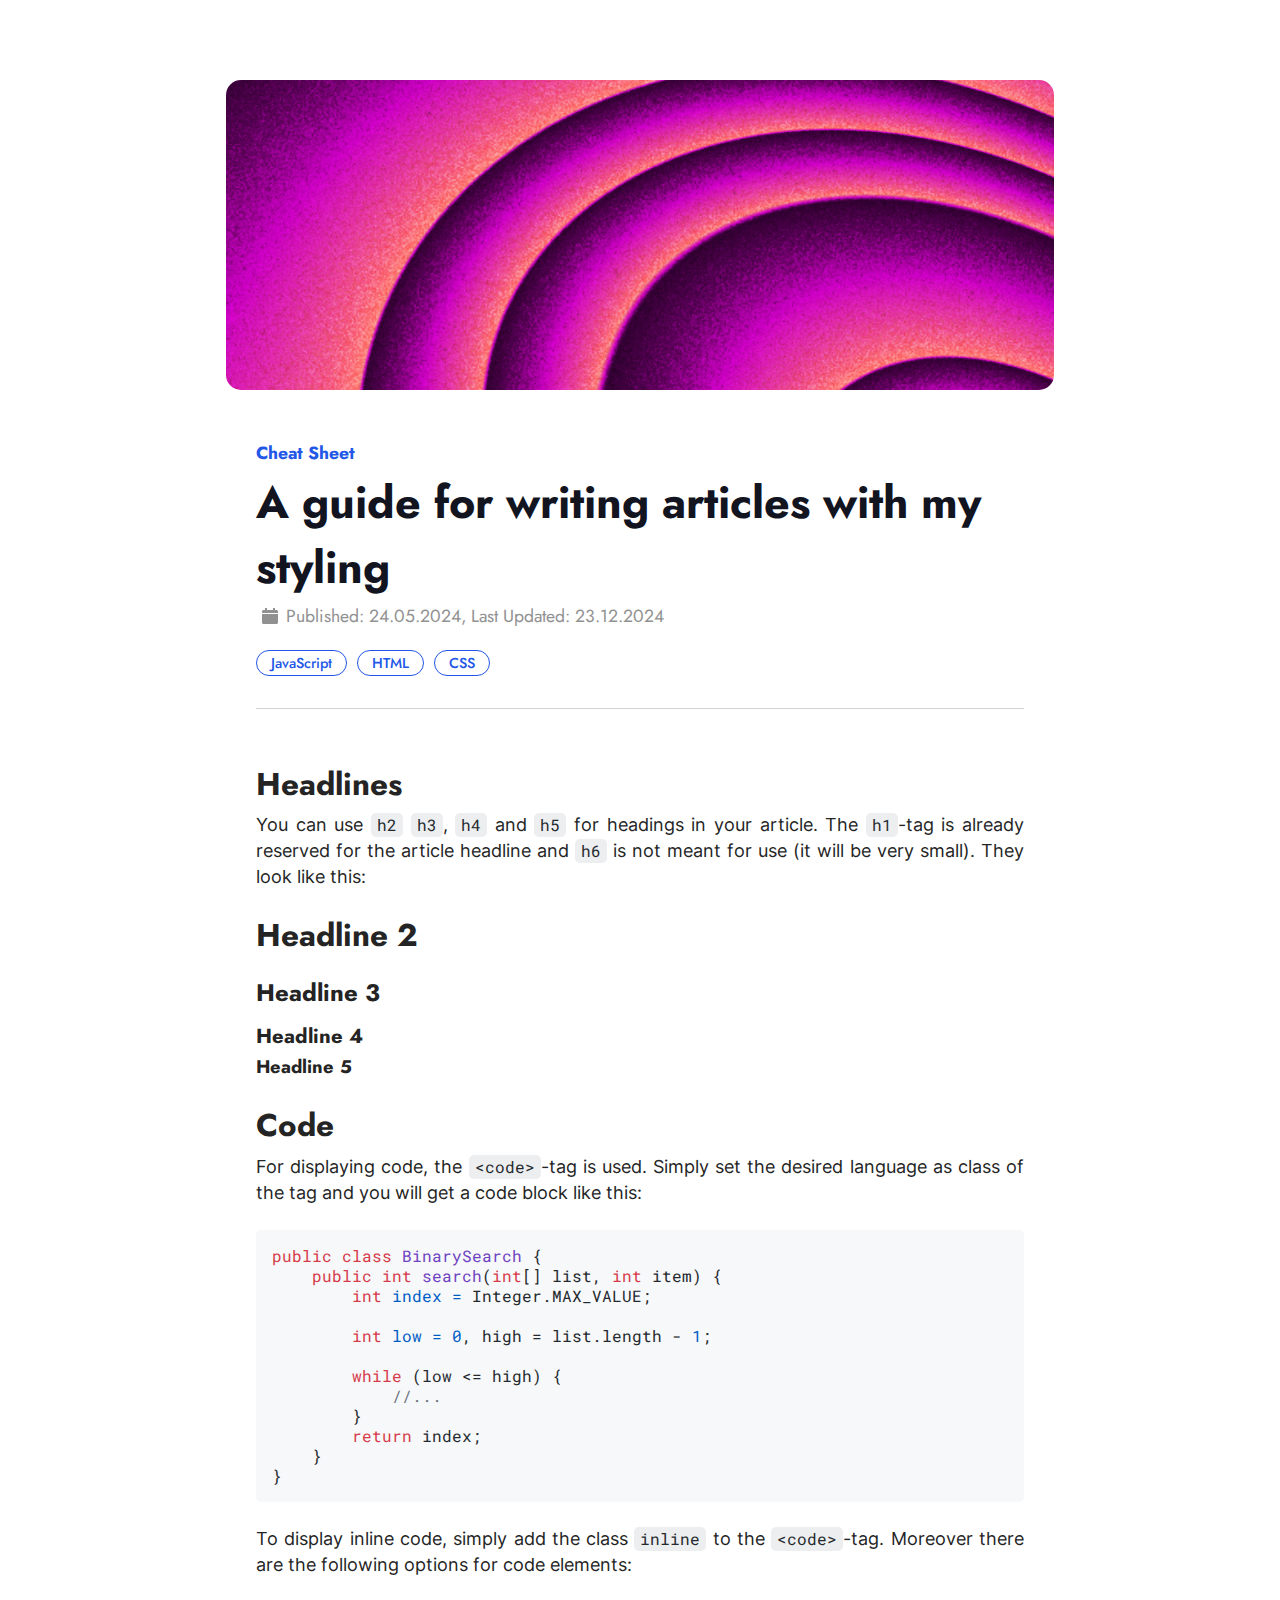
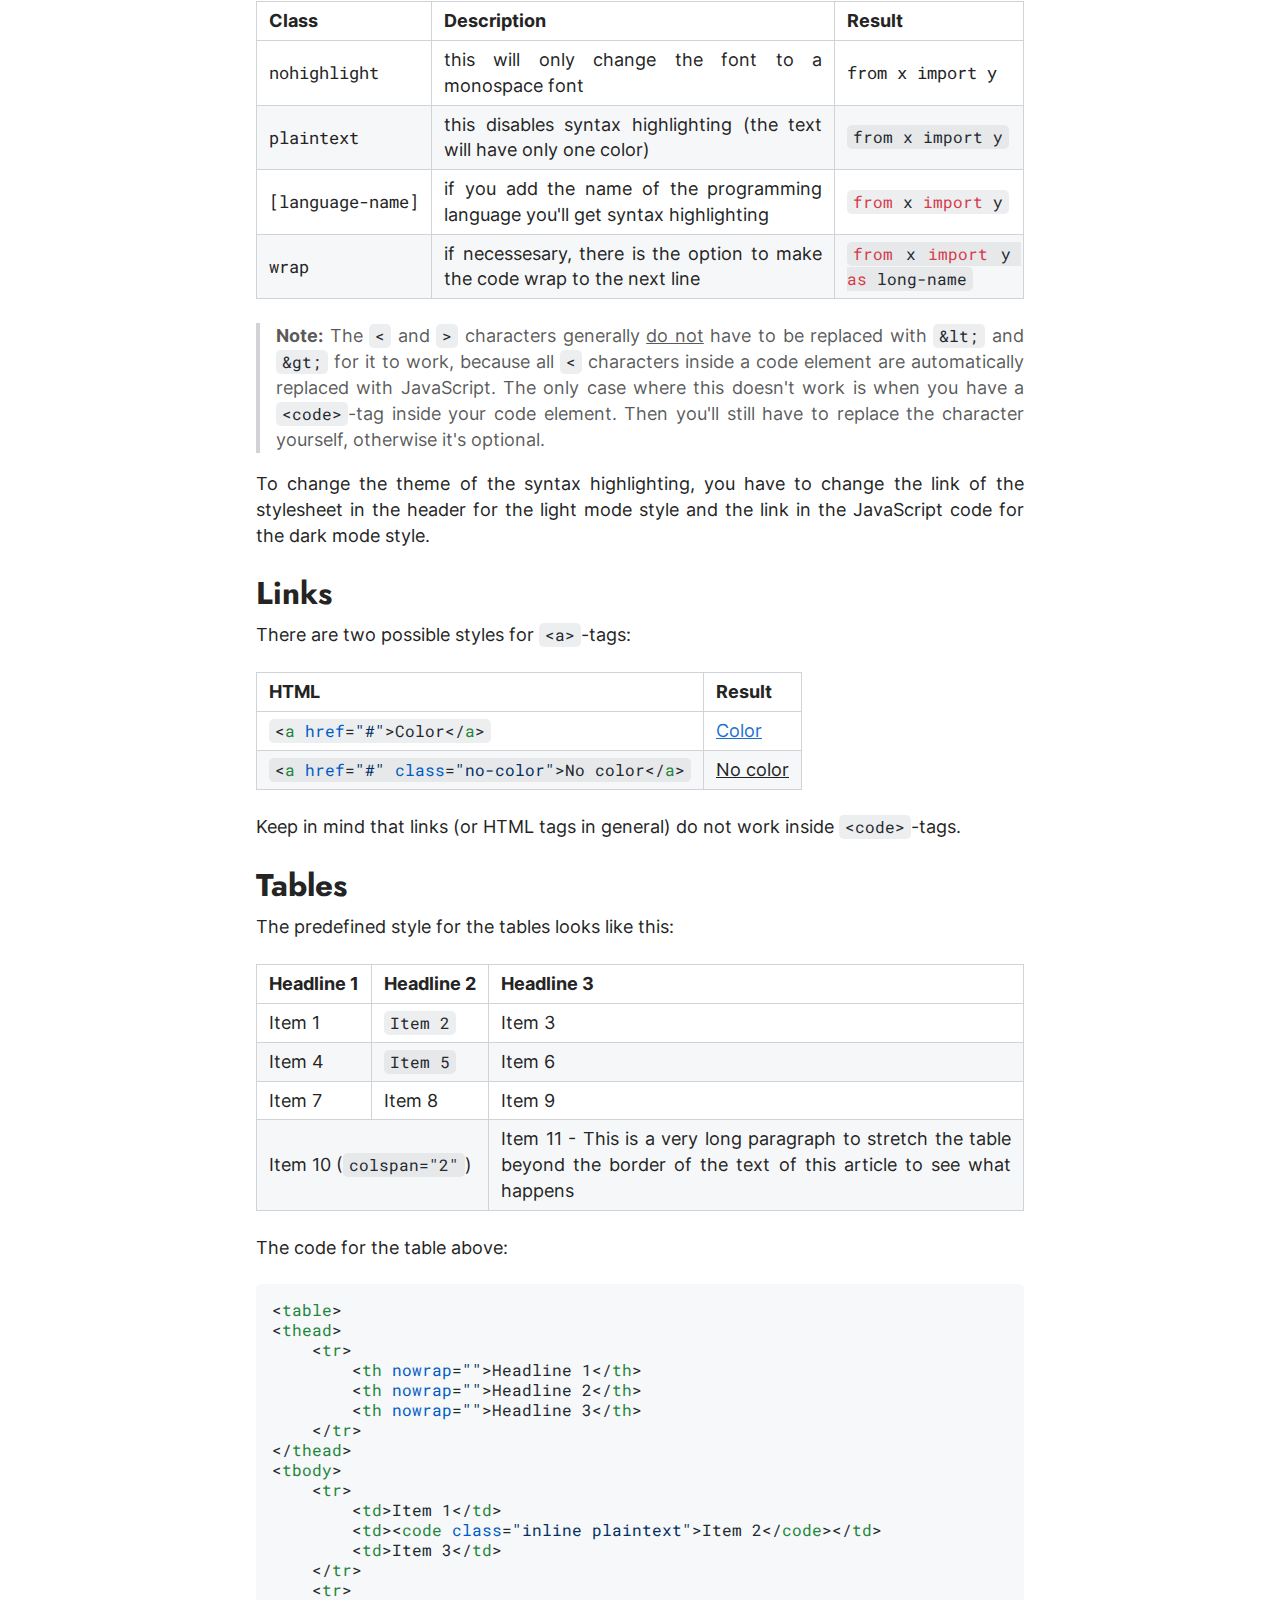
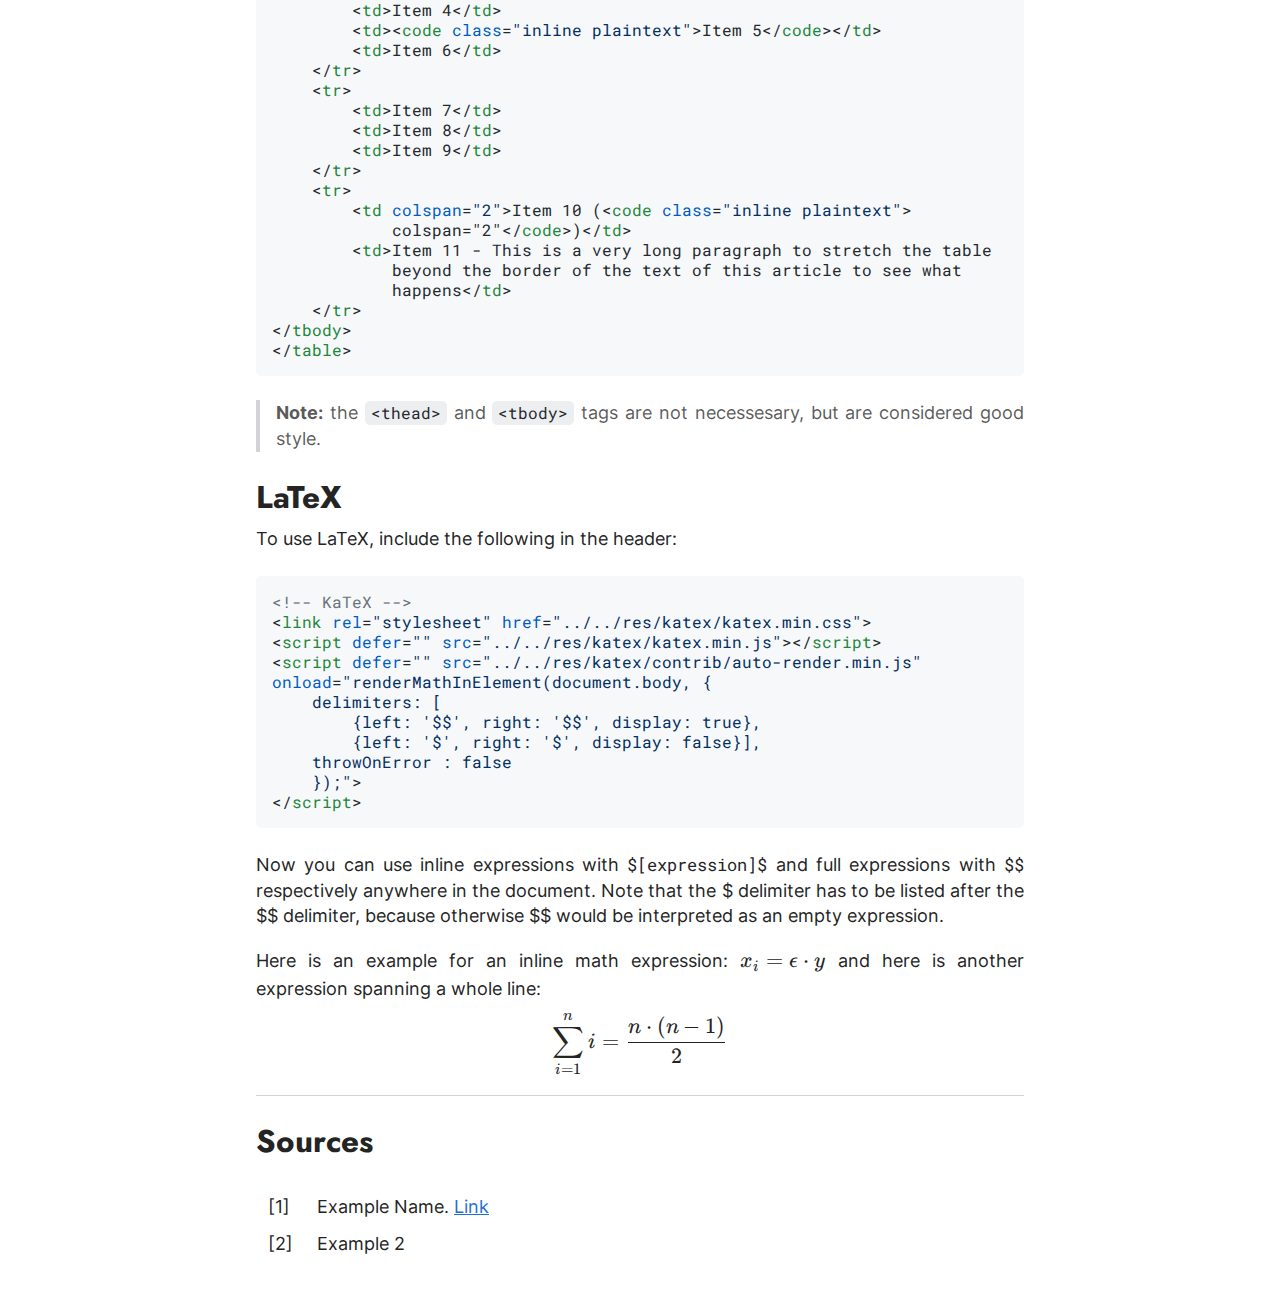
<file: archive/articles/guide_and_examples/guide.html>
<!DOCTYPE html>
<html lang="de">
	<head>
		<meta charset="UTF-8">
		<meta name="viewport" content="width=device-width, initial-scale=1.0">
		<!--<link rel="shortcut icon" type="image/x-icon" href="#">-->

		<title>Articles Guide</title>

		<!-- highlight.js -->
		<link rel="stylesheet" type="text/css" href="../../res/highlightjs/styles/github.min.css" id="code-stylesheet">
		<script src="../../res/highlightjs/highlight.min.js"></script>

		<!-- style -->
		<link rel="stylesheet" type="text/css" href="../../res/style/article_base.css">

        <!-- KaTeX -->
		<link rel="stylesheet" href="../../res/katex/katex.min.css">
		<script defer src="../../res/katex/katex.min.js"></script>
		<script defer src="../../res/katex/contrib/auto-render.min.js" onload="renderMathInElement(document.body, {
			delimiters: [
				{left: '$$', right: '$$', display: true},
				{left: '$', right: '$', display: false}],
			throwOnError : false
		  });">
		</script>
	</head>
	<body>

		<div class="content">

			<header>
				<div id="hero_image">
					<!-- TODO: zu picture tag machen für scaling? -->
					<img src="../../res/images/placeholder.jpg" alt="">
				</div>

				<span id="topic">Cheat Sheet</span>
				<h1>A guide for writing articles with my styling</h1>
				<div id="article_info">
					<div class="info_item">
						<svg class="date_icon" aria-hidden="true" stroke="currentColor" fill="currentColor" stroke-width="0" viewBox="0 0 512 512" xmlns="http://www.w3.org/2000/svg"><title>published / last update</title><path d="M 12 192 h 488 c 6.6 0 12 5.4 12 12 v 260 c 0 26.5 -21.5 48 -48 48 H 48 c -26.5 0 -48 -21.5 -48 -48 V 204 c 0 -6.6 5.4 -12 12 -12 z m 500 -44 v -36 c 0 -26.5 -21.5 -48 -48 -48 h -48 V 12 c 0 -6.6 -5.4 -12 -12 -12 h -40 c -6.6 0 -12 5.4 -12 12 v 52 H 160 V 12 c 0 -6.6 -5.4 -12 -12 -12 h -40 c -6.6 0 -12 5.4 -12 12 v 52 H 48 C 21.5 64 0 85.5 0 112 v 36 c 0 6.6 5.4 12 12 12 h 488 c 6.6 0 12 -5.4 12 -12 z"></path></svg>
						Published: 24.05.2024, Last Updated: 23.12.2024
					</div>
					<!--<div class="info_item"> 
						<svg class="language_icon" stroke="currentColor" fill="currentColor" role="img" stroke-width="0" viewBox="0 0 640 640" xmlns="http://www.w3.org/2000/svg"><title>used programming languages</title><path d="M265.638,617.893L204.638,600.193C198.238,598.393 194.638,591.693 196.438,585.293L357.562,30.271C359.362,23.871 366.062,20.271 372.462,22.071L433.462,39.771C439.862,41.571 443.462,48.271 441.662,54.671L280.538,609.693C278.638,616.093 272.038,619.793 265.638,617.893ZM492.125,463.901L636.225,328.801C641.325,324.101 641.325,316.001 636.225,311.301L492.125,176.101C487.325,171.601 479.725,171.801 475.125,176.601L431.625,223.001C427.025,227.901 427.325,235.701 432.425,240.201L523.025,320.001L432.425,399.701C427.325,404.201 426.925,412.001 431.625,416.901L475.125,463.301C479.625,468.201 487.225,468.401 492.125,463.901ZM164.925,463.301L208.425,416.901C213.025,412.001 212.725,404.201 207.625,399.701L117.025,320.001L207.625,240.301C212.725,235.801 213.125,228.001 208.425,223.101L164.925,176.701C160.425,171.901 152.825,171.601 147.925,176.201L3.825,311.201C-1.275,315.901 -1.275,324.001 3.825,328.701L147.925,463.801C152.825,468.401 160.425,468.201 164.925,463.301Z"></path></svg>
						Java, HTML, SCSS
					</div>-->
                    <div id="tags">
                        <tag>JavaScript</tag><tag>HTML</tag><tag>CSS</tag>
                    </div>
				</div>
			</header>

			<main>
				
				<h2>Headlines</h2>
                <p>
                    You can use <code class="inline plaintext">h2</code> <code class="inline plaintext">h3</code>, <code class="inline plaintext">h4</code>
                    and <code class="inline plaintext">h5</code> for headings in your article. The <code class="inline plaintext">h1</code>-tag is already reserved for
                    the article headline and <code class="inline plaintext">h6</code> is not meant for use (it will be very small). They look like this:
                </p>

				<h2>Headline 2</h2>
				<h3>Headline 3</h3>
				<h4>Headline 4</h4>
				<h5>Headline 5</h5>
                
                <h2>Code</h2>
                <p>For displaying code, the <code class="inline plaintext">&lt;code&gt;</code>-tag is used. Simply set the desired language as class of the tag and you will get
                a code block like this:</p>

				<code class="java">public class BinarySearch {
	public int search(int[] list, int item) {
		int index = Integer.MAX_VALUE;
		
		int low = 0, high = list.length - 1;
		
		while (low &lt;= high) { 
			//...
		}
		return index;
	}
}
</code>

                <p>
                    To display inline code, simply add the class <code class="inline plaintext">inline</code> to the <code class="inline plaintext">&lt;code&gt;</code>-tag.
                    Moreover there are the following options for code elements:
                </p>
                <table>
                    <thead>
                        <tr>
                            <th nowrap>Class</th>
                            <th nowrap>Description</th>
                            <th nowrap>Result</th>
                        </tr>
                    </thead>
                    <tbody>
                        <tr>
                            <td><code class="inline nohighlight">nohighlight</code></td>
                            <td>this will only change the font to a monospace font</td>
                            <td><code class="inline nohighlight">from x import y</code></td>
                        </tr>
                        <tr>
                            <td><code class="inline nohighlight">plaintext</code></td>
                            <td>this disables syntax highlighting (the text will have only one color)</td>
                            <td><code class="inline plaintext">from x import y</code></td>
                        </tr>
                        <tr>
                            <td><code class="inline nohighlight">[language-name]</code></td>
                            <td>if you add the name of the programming language you'll get syntax highlighting</td>
                            <td><code class="inline python">from x import y</code></td>
                        </tr>
                        <tr>
                            <td><code class="inline nohighlight">wrap</code></td>
                            <td>if necessesary, there is the option to make the code wrap to the next line</td>
                            <td style="max-width: 179px;"><code class="inline python wrap" style="text-align: left;">from x import y as long-name</code></td>
                        </tr>
                    </tbody>
                </table>

                <blockquote>
                    <b>Note:</b> The <code class="inline plaintext">&lt;</code> and <code class="inline plaintext">&gt;</code> characters generally <u>do not</u> have to be replaced with <code class="inline plaintext">&amp;lt;</code> and <code class="inline plaintext">&amp;gt;</code> for it to work,
                    because all <code class="inline plaintext">&lt;</code> characters inside a code element are automatically replaced with JavaScript. The only case where this doesn't work is when you
                    have a <code class="inline plaintext">&lt;code></code>-tag inside your code element. Then you'll still have to replace the character yourself, otherwise it's optional.
                </blockquote>
                <!-- TODO: rewrite the above note: the characters only have to be replaced with &.. when you have a <code> element in the code element ... 
                    IMPORTANT: <xyz> does not work, it only seems to work if there is a single > or <.
                    -->

                To change the theme of the syntax highlighting, you have to change the link of the stylesheet in the header for the light mode style and the link in the JavaScript code
                for the dark mode style.
                
                <h2>Links</h2>
                <p>
                There are two possible styles for <code class="inline plaintext">&lt;a&gt;</code>-tags:<br>
                </p>

                <table>
                    <thead>
                        <tr>
                            <th nowrap>HTML</th>
                            <th nowrap>Result</th>
                        </tr>
                    </thead>
                    <tbody>
                        <tr>
                            <td><code class="inline html">&lt;a href="#"&gt;Color&lt;/a&gt;</code></td>
                            <td><a href="#">Color</a></td>
                        </tr>
                        <tr>
                            <td><code class="inline html">&lt;a href="#" class="no-color"&gt;No color&lt;/a&gt;</code></td>
                            <td><a href="#" class="no-color">No color</a></td>
                        </tr>
                    </tbody>
                </table>

                Keep in mind that links (or HTML tags in general) do not work inside <code class="inline plaintext">&lt;code></code>-tags.

                <h2>Tables</h2>

                <p>The predefined style for the tables looks like this:</p>

                <table>
                    <thead>
                        <tr>
                            <th nowrap>Headline 1</th>
                            <th nowrap>Headline 2</th>
                            <th nowrap>Headline 3</th>
                        </tr>
                    </thead>
                    <tbody>
                        <tr>
                            <td>Item 1</td>
                            <td><code class="inline plaintext">Item 2</code></td>
                            <td>Item 3</td>
                        </tr>
                        <tr>
                            <td>Item 4</td>
                            <td><code class="inline plaintext">Item 5</code></td>
                            <td>Item 6</td>
                        </tr>
                        <tr>
                            <td>Item 7</td>
                            <td>Item 8</td>
                            <td>Item 9</td>
                        </tr>
                        <tr>
                            <td colspan="2">Item 10 (<code class="inline plaintext">colspan="2"</code>)</td>
                            <td>Item 11 - This is a very long paragraph to stretch the table beyond the border of the text of this article to see what happens</td>
                        </tr>
                    </tbody>
                </table>

                The code for the table above:
                
                <code class="html"><table>
<thead>
    <tr>
        <th nowrap>Headline 1</th>
        <th nowrap>Headline 2</th>
        <th nowrap>Headline 3</th>
    </tr>
</thead>
<tbody>
    <tr>
        <td>Item 1</td>
        <td><code class="inline plaintext">Item 2</code></td>
        <td>Item 3</td>
    </tr>
    <tr>
        <td>Item 4</td>
        <td><code class="inline plaintext">Item 5</code></td>
        <td>Item 6</td>
    </tr>
    <tr>
        <td>Item 7</td>
        <td>Item 8</td>
        <td>Item 9</td>
    </tr>
    <tr>
        <td colspan="2">Item 10 (<code class="inline plaintext">
            colspan="2"</code>)</td>
        <td>Item 11 - This is a very long paragraph to stretch the table
            beyond the border of the text of this article to see what
            happens</td>
    </tr>
</tbody>
</table>
</code>

                <blockquote>
                    <b>Note:</b> the <code class="inline plaintext">&lt;thead&gt;</code> and <code class="inline plaintext">&lt;tbody&gt;</code> tags are not necessesary,
                    but are considered good style.
                </blockquote>

                <h2>LaTeX</h2>
                <p>To use LaTeX, include the following in the header:</p>
                
<code class="html"><!-- KaTeX -->
<link rel="stylesheet" href="../../res/katex/katex.min.css">
<script defer src="../../res/katex/katex.min.js"></script>
<script defer src="../../res/katex/contrib/auto-render.min.js" onload="renderMathInElement(document.body, {
    delimiters: [
        {left: '$$', right: '$$', display: true},
        {left: '$', right: '$', display: false}],
    throwOnError : false
    });">
</script>
</code>

<p>Now you can use inline expressions with <code class="nohighlight inline">$[expression]$</code> and full expressions with <code class="inline nohighlight">$$</code> respectively anywhere in the document.
Note that the <span>$</span> delimiter has to be listed after the <span>$$</span> delimiter, because otherwise <span>$$</span> would be interpreted as an empty expression.</p>

<p>Here is an example for an inline math expression: $x_i = \epsilon \cdot y$ and here is another expression spanning a whole line:
$$ \sum_{i=1}^n i = \frac{n \cdot (n-1)}{2}$$</p>

                <hr>

                <h2>Sources</h2>
                <table id="sources_table">
                    <tr id="source1">
                        <td>[1]<br></td>
                        <td>Example Name. <a href="#" target="_blank" rel="noopener noreferrer">Link</a></td>
                    </tr>
                    <tr>
                        <td>[2]</td>
                        <td>Example 2</td>
                    </tr>
                </table>

			</main>

			<footer>

				

			</footer>

		</div>

		<script src="../../res/js/articles.js"></script>
	</body>
</html>
</file>
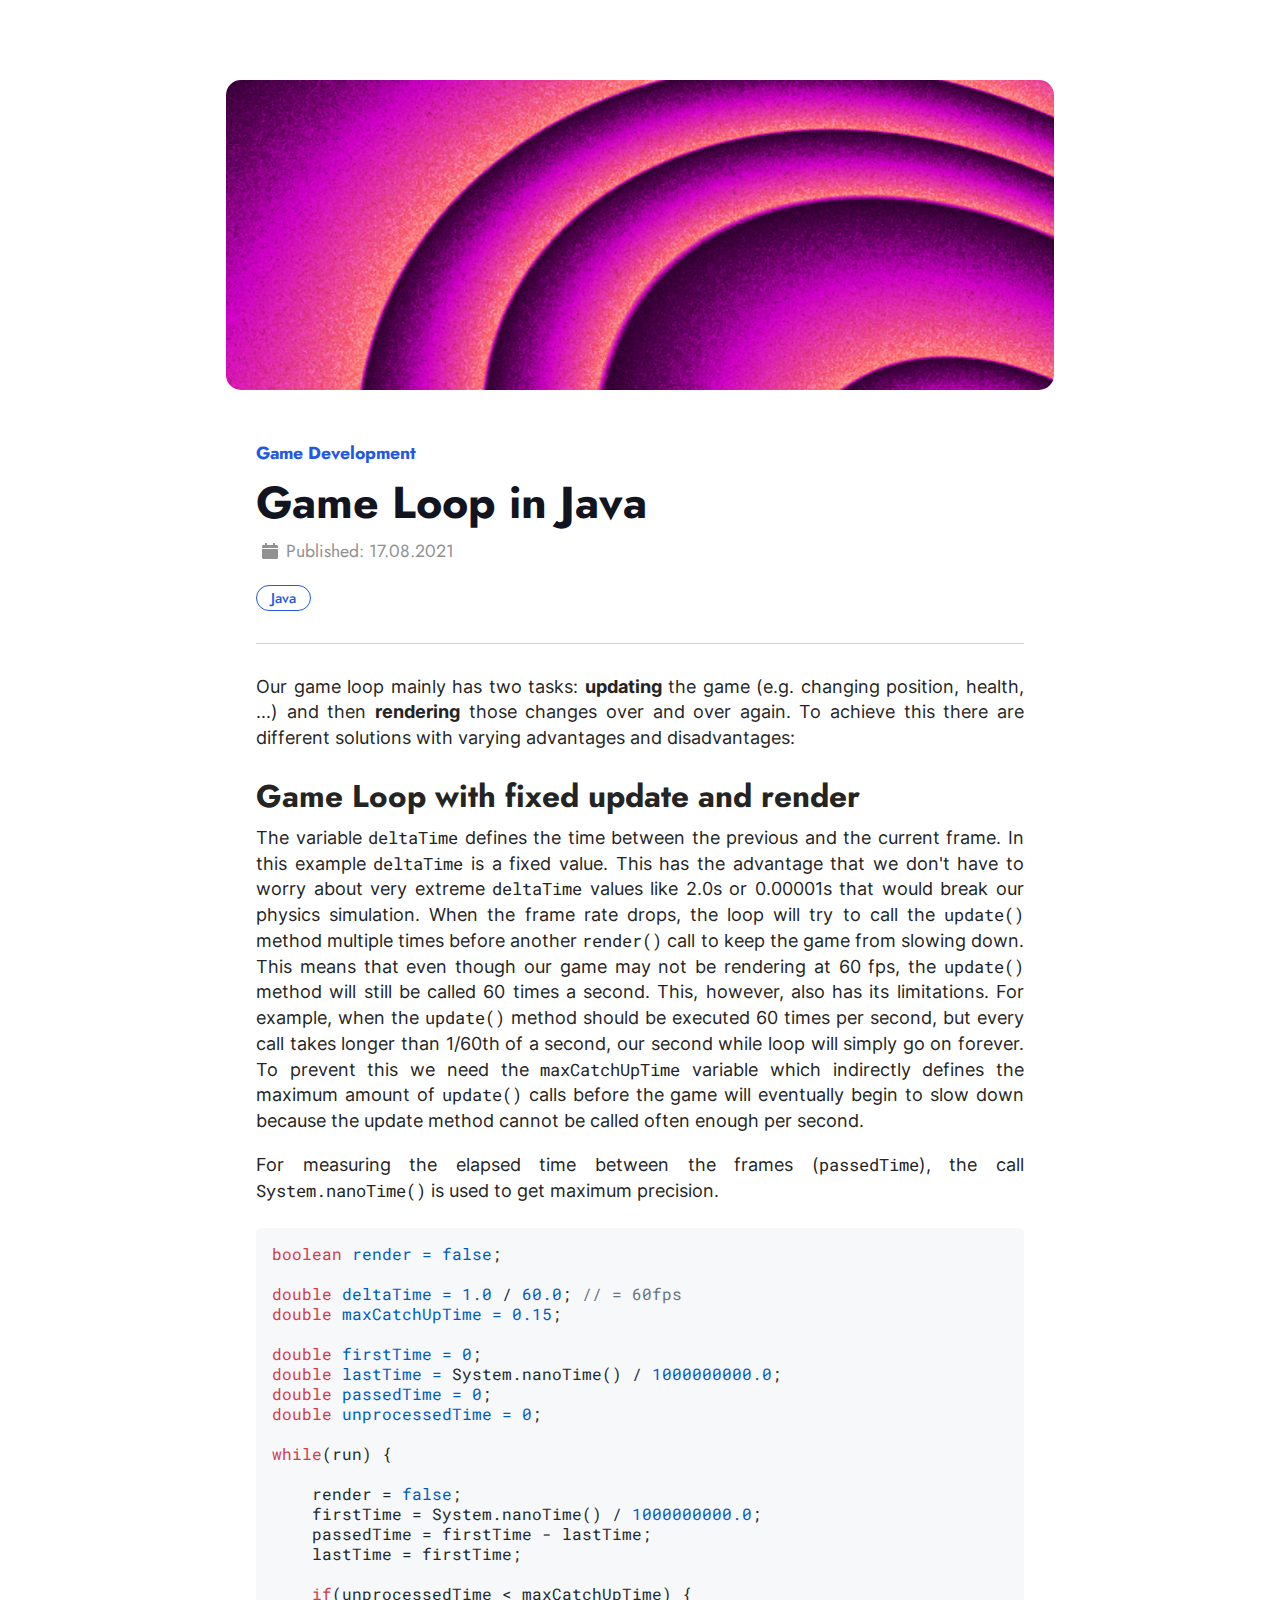
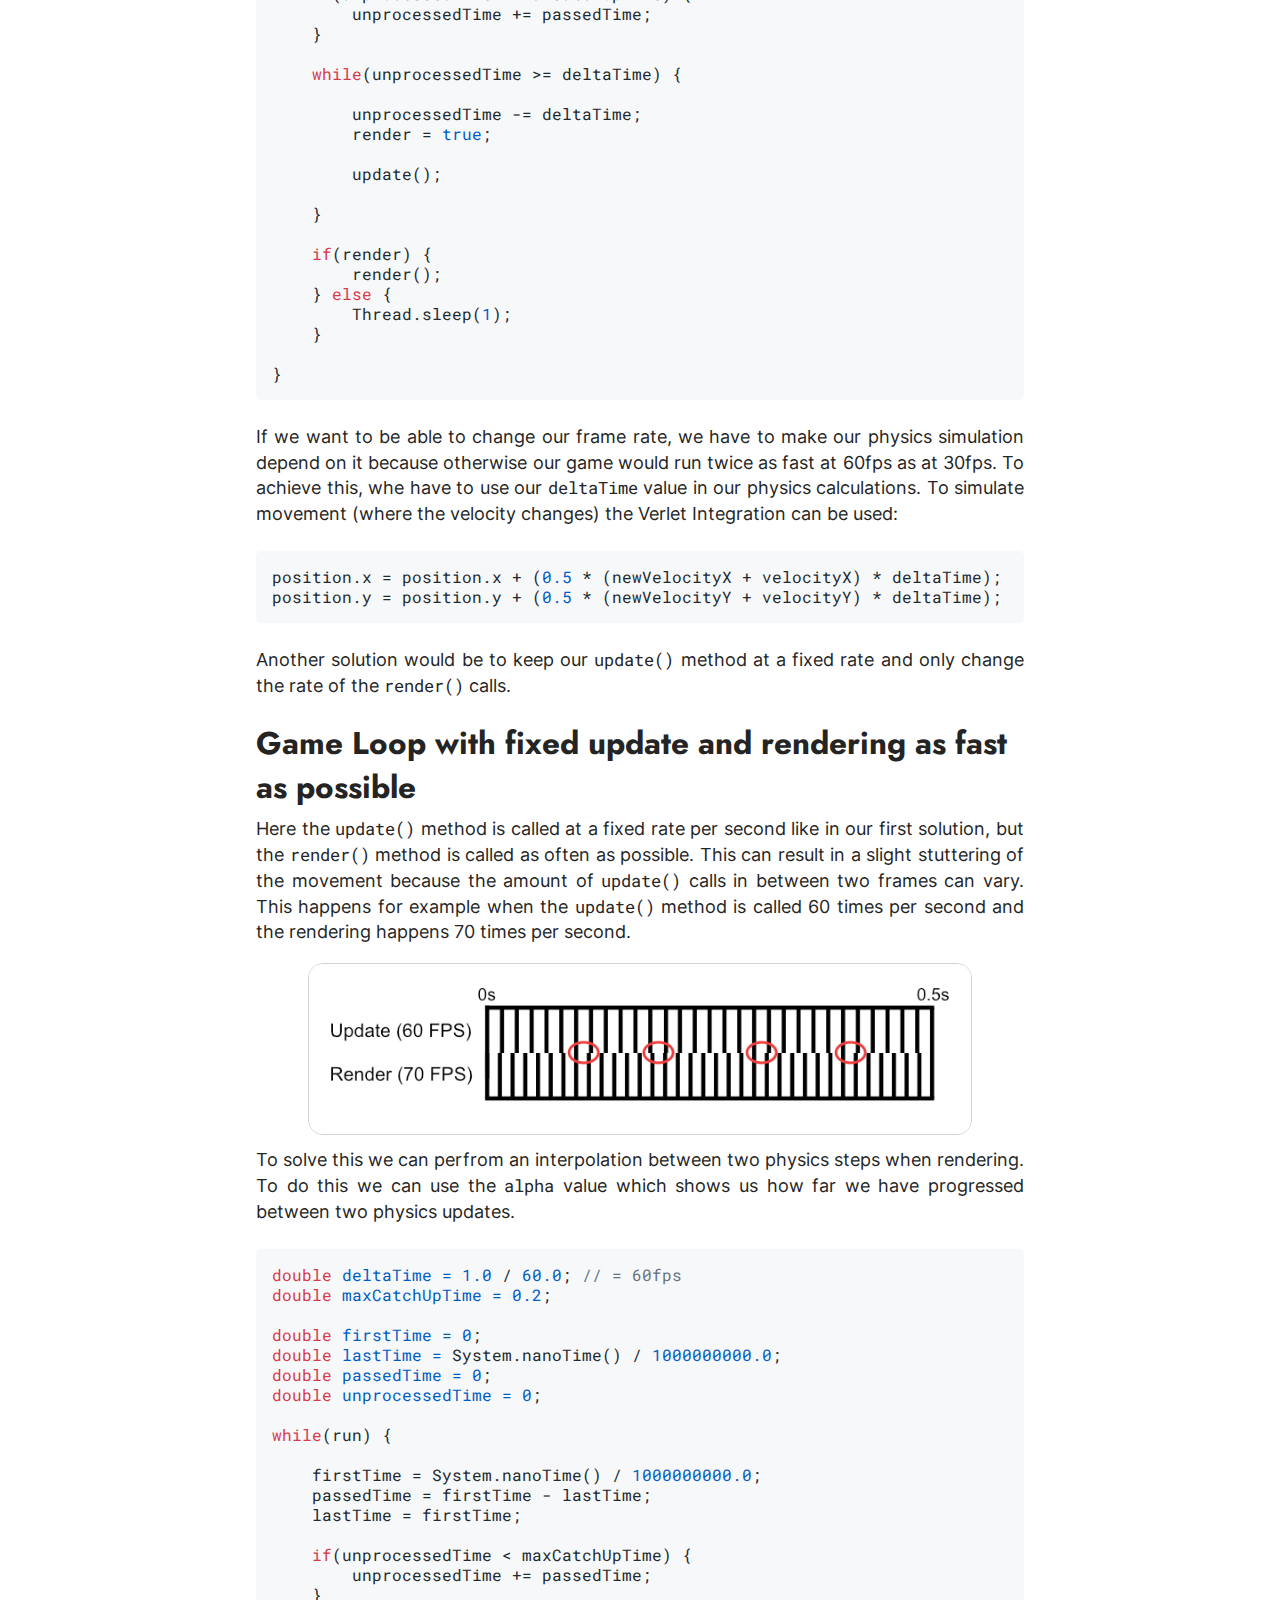
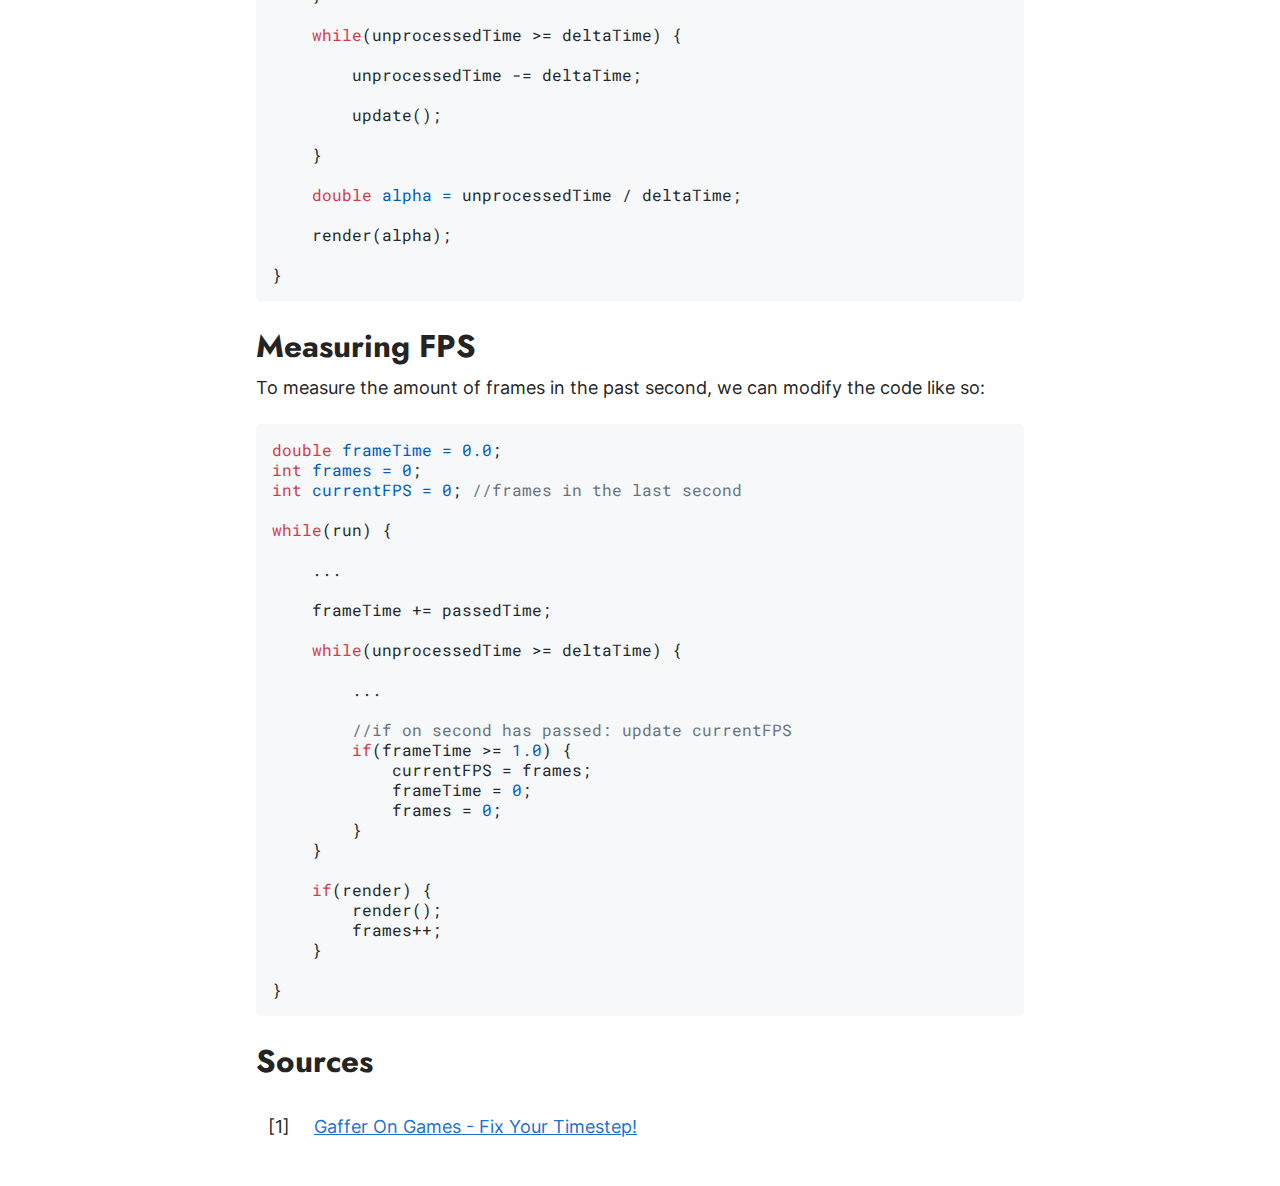
<file: archive/articles/java_game_loop/java_game_loop.html>
<!DOCTYPE html>
<html lang="de">
	<head>
		<meta charset="UTF-8">
		<meta name="viewport" content="width=device-width, initial-scale=1.0">
		<!--<link rel="shortcut icon" type="image/x-icon" href="#">-->

		<title>Game Loop in Java</title>

		<!-- highlight.js -->
		<link rel="stylesheet" type="text/css" href="../../res/highlightjs/styles/github.min.css" id="code-stylesheet">
		<script src="../../res/highlightjs/highlight.min.js"></script>

		<!-- style -->
		<link rel="stylesheet" type="text/css" href="../../res/style/article_base.css">
	</head>
	<body>

		<div class="content">

			<header>
				<div id="hero_image">
					<!-- TODO: zu picture tag machen für scaling? -->
					<img src="../../res/images/placeholder.jpg" alt="">
				</div>

				<span id="topic">Game Development</span>
				<h1>Game Loop in Java</h1>
				<div id="article_info">
					<div class="info_item">
						<svg class="date_icon" aria-hidden="true" stroke="currentColor" fill="currentColor" stroke-width="0" viewBox="0 0 512 512" xmlns="http://www.w3.org/2000/svg"><title>published / last update</title><path d="M 12 192 h 488 c 6.6 0 12 5.4 12 12 v 260 c 0 26.5 -21.5 48 -48 48 H 48 c -26.5 0 -48 -21.5 -48 -48 V 204 c 0 -6.6 5.4 -12 12 -12 z m 500 -44 v -36 c 0 -26.5 -21.5 -48 -48 -48 h -48 V 12 c 0 -6.6 -5.4 -12 -12 -12 h -40 c -6.6 0 -12 5.4 -12 12 v 52 H 160 V 12 c 0 -6.6 -5.4 -12 -12 -12 h -40 c -6.6 0 -12 5.4 -12 12 v 52 H 48 C 21.5 64 0 85.5 0 112 v 36 c 0 6.6 5.4 12 12 12 h 488 c 6.6 0 12 -5.4 12 -12 z"></path></svg>
						Published: 17.08.2021
					</div>
                    <div id="tags">
                        <tag>Java</tag>
                    </div>
				</div>
			</header>

			<main>
				
                <p>Our game loop mainly has two tasks: <b>updating</b> the game (e.g. changing position, health, ...) and then <b>rendering</b> those changes over and over again.
				To achieve this there are different solutions with varying advantages and disadvantages:</p>

                <h2>Game Loop with fixed update and render</h2>

                <p>The variable <code class="inline nohighlight">deltaTime</code> defines the time between the previous and the current frame. In this example <code class="inline nohighlight">deltaTime</code> is a fixed value.
                This has the advantage that we don't have to worry about very extreme <code class="inline nohighlight">deltaTime</code> values like 2.0s or 0.00001s that would break our physics simulation.
                When the frame rate drops, the loop will try to call the <code class="inline nohighlight">update()</code> method multiple times before another <code class="inline nohighlight">render()</code> call to keep the game from slowing down. This means that
                even though our game may not be rendering at 60 fps, the <code class="inline nohighlight">update()</code> method will still be called 60 times a second. This, however, also has its limitations. For example, when the <code class="inline nohighlight">update()</code>
                method should be executed 60 times per second, but every call takes longer than 1/60th of a second, our second while loop will simply go on forever. To prevent this we need the <code class="inline nohighlight">maxCatchUpTime</code> variable which indirectly defines the maximum amount of <code class="inline nohighlight">update()</code>
                calls before the game will eventually begin to slow down because the update method cannot be called often enough per second.
                </p>
                <p>
                For measuring the elapsed time between the frames (<code class="inline nohighlight">passedTime</code>), the call <code class="inline nohighlight">System.nanoTime()</code> is used to get maximum precision.
                </p>
				
				<code class="java">boolean render = false;
			
double deltaTime = 1.0 / 60.0; // = 60fps
double maxCatchUpTime = 0.15;

double firstTime = 0;
double lastTime = System.nanoTime() / 1000000000.0;
double passedTime = 0;
double unprocessedTime = 0;
				
while(run) {
	
	render = false;
	firstTime = System.nanoTime() / 1000000000.0;
	passedTime = firstTime - lastTime;
	lastTime = firstTime;
	
	if(unprocessedTime &lt; maxCatchUpTime) {
		unprocessedTime += passedTime;
	}
	
	while(unprocessedTime &gt;= deltaTime) {
		
		unprocessedTime -= deltaTime;
		render = true;
		
		update();
	
	}
	
	if(render) {
		render();
	} else {
		Thread.sleep(1);
	}
	
}</code>

                <p>
                If we want to be able to change our frame rate, we have to make our physics simulation depend on it because otherwise our game would run twice as fast at 60fps as at 30fps.
                To achieve this, whe have to use our <code class="inline nohighlight">deltaTime</code> value in our physics calculations.
                To simulate movement (where the velocity changes) the Verlet Integration can be used:
                </p>

<code class="java">position.x = position.x + (0.5 * (newVelocityX + velocityX) * deltaTime);
position.y = position.y + (0.5 * (newVelocityY + velocityY) * deltaTime);
</code>

                <p>
                Another solution would be to keep our <code class="inline nohighlight">update()</code> method at a fixed rate and only change the rate of the <code class="inline nohighlight">render()</code> calls.
                </p>

                <h2>Game Loop with fixed update and rendering as fast as possible</h2>

                <p>
                Here the <code class="inline nohighlight">update()</code> method is called at a fixed rate per second like in our first solution, but the <code class="inline nohighlight">render()</code> method is called as often as possible.
                This can result in a slight stuttering of the movement because the amount of <code class="inline nohighlight">update()</code> calls in between two frames can vary. This happens for example when the <code class="inline nohighlight">update()</code> method is called 60 times per second and 
                the rendering happens 70 times per second.</p>

                <img class="graphic" src="images/update-render.png">

                <p>
                To solve this we can perfrom an interpolation between two physics steps when rendering. To do this we can use the <code class="inline nohighlight">alpha</code> value
                which shows us how far we have progressed between two physics updates.
                </p>
			
<code class="java">double deltaTime = 1.0 / 60.0; // = 60fps
double maxCatchUpTime = 0.2;

double firstTime = 0;
double lastTime = System.nanoTime() / 1000000000.0;
double passedTime = 0;
double unprocessedTime = 0;
				
while(run) {
	
	firstTime = System.nanoTime() / 1000000000.0;
	passedTime = firstTime - lastTime;
	lastTime = firstTime;
	
	if(unprocessedTime &lt; maxCatchUpTime) {
		unprocessedTime += passedTime;
	}
	
	while(unprocessedTime &gt;= deltaTime) {
		
		unprocessedTime -= deltaTime;
		
		update();
	
	}
	
	double alpha = unprocessedTime / deltaTime;
	
	render(alpha);
	
}</code>

                <h2>Measuring FPS</h2>
                To measure the amount of frames in the past second, we can modify the code like so:

<!-- note: the if(frameTime >= 1.0) statement should be placed in the while loop (like here) for the bast accuracy, I think -->
<code class="java">double frameTime = 0.0;
int frames = 0;
int currentFPS = 0; //frames in the last second

while(run) {

	...

	frameTime += passedTime;
	
	while(unprocessedTime >= deltaTime) {

		...

		//if on second has passed: update currentFPS 
		if(frameTime >= 1.0) {
			currentFPS = frames;
			frameTime = 0;
			frames = 0;
		}
	}

	if(render) {
		render();
		frames++;
	}

}
</code>

                <h2>Sources</h2>
                <table id="sources_table">
                    <tr id="source1">
                        <td>[1]<br></td>
                        <td><a href="https://gafferongames.com/post/fix_your_timestep/">Gaffer On Games - Fix Your Timestep!</a></td>
                    </tr>
                </table>

			</main>

            <style>
                .graphic {
                    display: block;
                    margin: 0 auto 12px auto;
                    border-radius: 15px;
                    border: 1px solid var(--border-color);
                    max-width: 100%;
                    max-height: 170px;
                    height: auto;
                }

                .dark-theme .graphic {
                    opacity: 0.85;
                }
            </style>

			<footer>

				

			</footer>

		</div>

		<script src="../../res/js/articles.js"></script>
	</body>
</html>
</file>
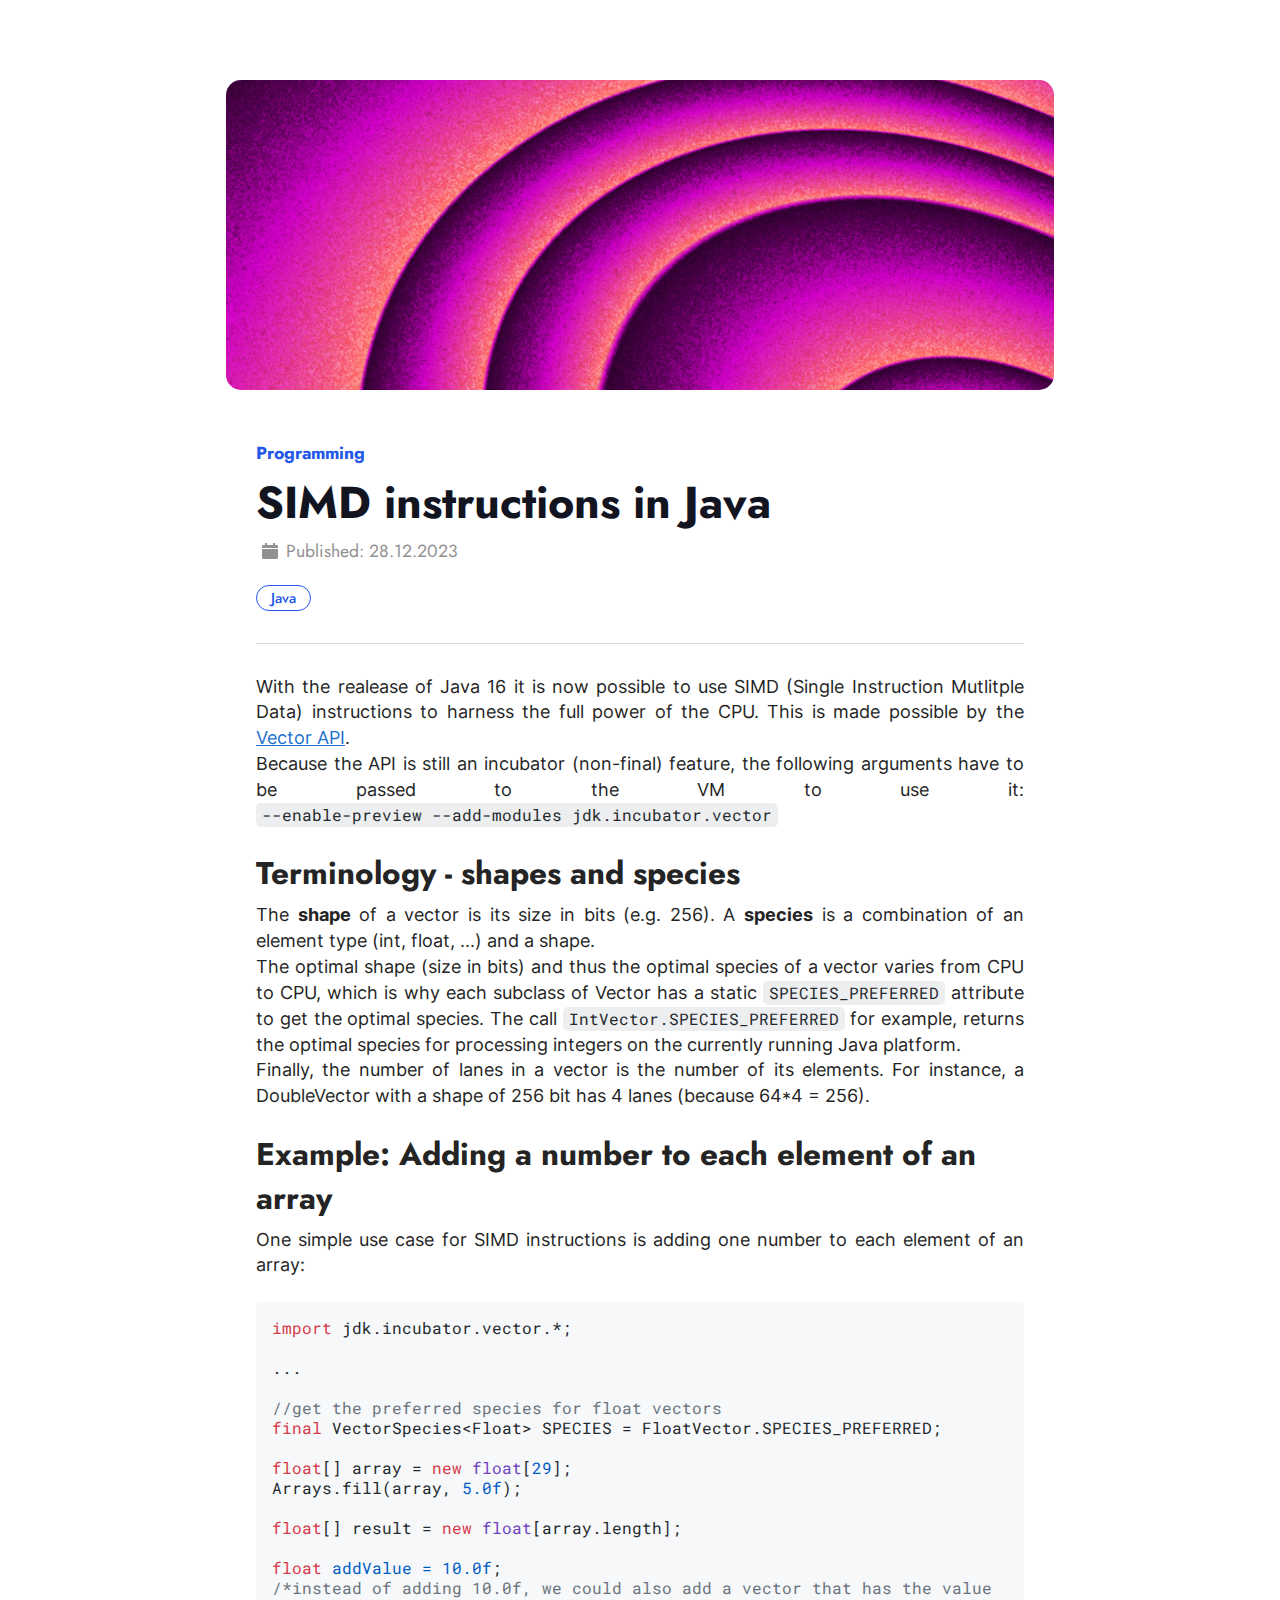
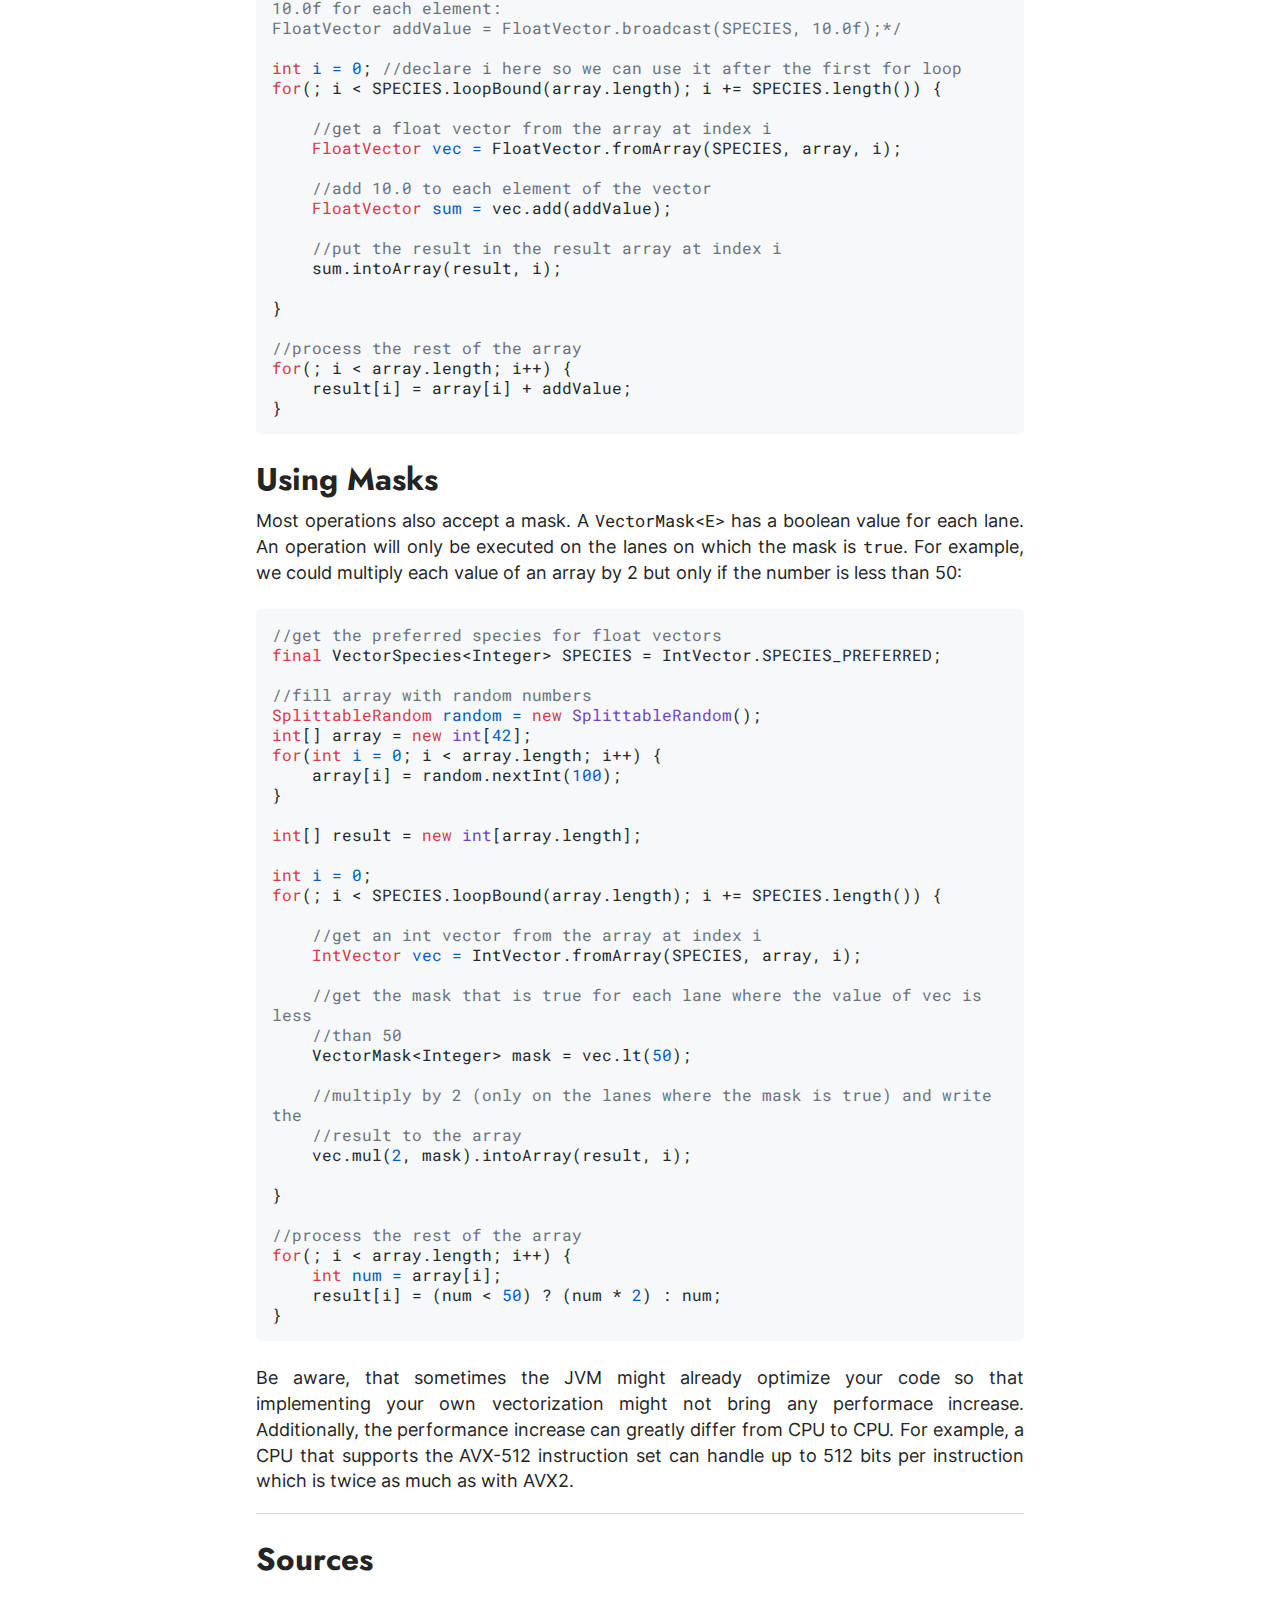
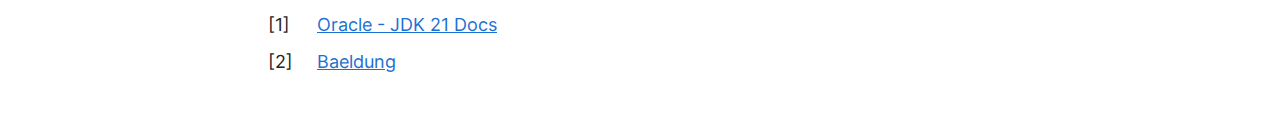
<file: archive/articles/java_simd_instructions/java_simd_instructions.html>
<!DOCTYPE html>
<html lang="de">
	<head>
		<meta charset="UTF-8">
		<meta name="viewport" content="width=device-width, initial-scale=1.0">
		<!--<link rel="shortcut icon" type="image/x-icon" href="#">-->

		<title>SIMD instructions in Java</title>

		<!-- highlight.js -->
		<link rel="stylesheet" type="text/css" href="../../res/highlightjs/styles/github.min.css" id="code-stylesheet">
		<script src="../../res/highlightjs/highlight.min.js"></script>

		<!-- style -->
		<link rel="stylesheet" type="text/css" href="../../res/style/article_base.css">
	</head>
	<body>

		<div class="content">

			<header>
				<div id="hero_image">
					<!-- TODO: zu picture tag machen für scaling? -->
					<img src="../../res/images/placeholder.jpg" alt="">
				</div>

				<span id="topic">Programming</span>
				<h1>SIMD instructions in Java</h1>
				<div id="article_info">
					<div class="info_item">
						<svg class="date_icon" aria-hidden="true" stroke="currentColor" fill="currentColor" stroke-width="0" viewBox="0 0 512 512" xmlns="http://www.w3.org/2000/svg"><title>published / last update</title><path d="M 12 192 h 488 c 6.6 0 12 5.4 12 12 v 260 c 0 26.5 -21.5 48 -48 48 H 48 c -26.5 0 -48 -21.5 -48 -48 V 204 c 0 -6.6 5.4 -12 12 -12 z m 500 -44 v -36 c 0 -26.5 -21.5 -48 -48 -48 h -48 V 12 c 0 -6.6 -5.4 -12 -12 -12 h -40 c -6.6 0 -12 5.4 -12 12 v 52 H 160 V 12 c 0 -6.6 -5.4 -12 -12 -12 h -40 c -6.6 0 -12 5.4 -12 12 v 52 H 48 C 21.5 64 0 85.5 0 112 v 36 c 0 6.6 5.4 12 12 12 h 488 c 6.6 0 12 -5.4 12 -12 z"></path></svg>
						Published: 28.12.2023
					</div>
					<!--<div class="info_item"> 
						<svg class="language_icon" stroke="currentColor" fill="currentColor" role="img" stroke-width="0" viewBox="0 0 640 640" xmlns="http://www.w3.org/2000/svg"><title>used programming languages</title><path d="M265.638,617.893L204.638,600.193C198.238,598.393 194.638,591.693 196.438,585.293L357.562,30.271C359.362,23.871 366.062,20.271 372.462,22.071L433.462,39.771C439.862,41.571 443.462,48.271 441.662,54.671L280.538,609.693C278.638,616.093 272.038,619.793 265.638,617.893ZM492.125,463.901L636.225,328.801C641.325,324.101 641.325,316.001 636.225,311.301L492.125,176.101C487.325,171.601 479.725,171.801 475.125,176.601L431.625,223.001C427.025,227.901 427.325,235.701 432.425,240.201L523.025,320.001L432.425,399.701C427.325,404.201 426.925,412.001 431.625,416.901L475.125,463.301C479.625,468.201 487.225,468.401 492.125,463.901ZM164.925,463.301L208.425,416.901C213.025,412.001 212.725,404.201 207.625,399.701L117.025,320.001L207.625,240.301C212.725,235.801 213.125,228.001 208.425,223.101L164.925,176.701C160.425,171.901 152.825,171.601 147.925,176.201L3.825,311.201C-1.275,315.901 -1.275,324.001 3.825,328.701L147.925,463.801C152.825,468.401 160.425,468.201 164.925,463.301Z"></path></svg>
						Java, HTML, SCSS
					</div>-->
                    <div id="tags">
                        <tag>Java</tag>
                    </div>
				</div>
			</header>

			<main>
				
                <p>
					With the realease of Java 16 it is now possible to use SIMD (Single Instruction Mutlitple Data) instructions to harness the full power of the CPU. This is made
					possible by the <a target="_blank" rel="noopener noreferrer" href="https://docs.oracle.com/en/java/javase/21/docs/api/jdk.incubator.vector/jdk/incubator/vector/Vector.html">Vector API</a>. <br>
					Because the API is still an incubator (non-final) feature, the following arguments have to be passed to the VM to use it: <code class="inline plaintext">--enable-preview --add-modules jdk.incubator.vector</code>
				</p>
	
				<h2>Terminology - shapes and species</h2>

				<p>
					The <b>shape</b> of a vector is its size in bits (e.g. 256). A <b>species</b> is a combination of an element type (int, float, ...) and a shape.<br>
					The optimal shape (size in bits) and thus the optimal species of a vector varies from CPU to CPU, which is why each subclass of Vector has a static <code class="inline plaintext">SPECIES_PREFERRED</code> attribute to get
					the optimal species. The call <code class="inline plaintext">IntVector.SPECIES_PREFERRED</code> for example, returns the optimal species for processing integers on the currently running Java platform.<br>
					Finally, the number of lanes in a vector is the number of its elements. For instance, a <span class="code_text">DoubleVector</span> with a shape of 256 bit has 4 lanes (because 64*4 = 256).
				</p>

				<h2>Example: Adding a number to each element of an array</h2>

				<p>
					One simple use case for SIMD instructions is adding one number to each element of an array:
				</p>

<code class="java">import jdk.incubator.vector.*;

...
					
//get the preferred species for float vectors
final VectorSpecies&lt;Float&gt; SPECIES = FloatVector.SPECIES_PREFERRED;
	
float[] array = new float[29];  
Arrays.fill(array, 5.0f);

float[] result = new float[array.length];
	
float addValue = 10.0f;
/*instead of adding 10.0f, we could also add a vector that has the value
10.0f for each element:
FloatVector addValue = FloatVector.broadcast(SPECIES, 10.0f);*/

int i = 0; //declare i here so we can use it after the first for loop
for(; i &lt; SPECIES.loopBound(array.length); i += SPECIES.length()) {
	
	//get a float vector from the array at index i
	FloatVector vec = FloatVector.fromArray(SPECIES, array, i);
	
	//add 10.0 to each element of the vector
	FloatVector sum = vec.add(addValue);
	
	//put the result in the result array at index i
	sum.intoArray(result, i);
	
}

//process the rest of the array
for(; i &lt; array.length; i++) {
	result[i] = array[i] + addValue;
}
</code>

			<h2>Using Masks</h2>

			<p>Most operations also accept a mask. A <code class="inline nohighlight">VectorMask&lt;E&gt;</code> has a boolean value for each lane. An operation will only be executed on the lanes on which
			the mask is <code class="inline nohighlight">true</code>. For example, we could multiply each value of an array by 2 but only if the number is less than 50:</p>
			
<code class="java">//get the preferred species for float vectors
final VectorSpecies&lt;Integer&gt; SPECIES = IntVector.SPECIES_PREFERRED;

//fill array with random numbers
SplittableRandom random = new SplittableRandom();
int[] array = new int[42];  
for(int i = 0; i &lt; array.length; i++) {
	array[i] = random.nextInt(100);
}

int[] result = new int[array.length];

int i = 0;
for(; i &lt; SPECIES.loopBound(array.length); i += SPECIES.length()) {
	
	//get an int vector from the array at index i
	IntVector vec = IntVector.fromArray(SPECIES, array, i);
	
	//get the mask that is true for each lane where the value of vec is less 
	//than 50
	VectorMask&lt;Integer&gt; mask = vec.lt(50);
	
	//multiply by 2 (only on the lanes where the mask is true) and write the
	//result to the array
	vec.mul(2, mask).intoArray(result, i);			
	
}

//process the rest of the array
for(; i &lt; array.length; i++) {
	int num = array[i];
	result[i] = (num &lt; 50) ? (num * 2) : num;
}
</code>

				<p>Be aware, that sometimes the JVM might already optimize your code so that implementing your own vectorization might not bring any performace increase. Additionally, the
					performance increase can greatly differ from CPU to CPU. For example, a CPU that supports the AVX-512 instruction set can handle up to 512 bits per instruction which is twice
					as much as with AVX2.</p>
				
				<hr>

				<h2>Sources</h2>
				<table id="sources_table">
					<tr id="source1">
						<td>[1]<br></td>
						<td><a target="_blank" rel="noopener noreferrer" href="https://docs.oracle.com/en/java/javase/21/docs/api/jdk.incubator.vector/jdk/incubator/vector/Vector.html">Oracle - JDK 21 Docs</a></td>
					</tr>
					<tr>
						<td>[2]</td>
						<td><a target="_blank" rel="noopener noreferrer" href="https://www.baeldung.com/java-vector-api">Baeldung</a></td>
					</tr>
				</table>

			</main>

			<footer>

				

			</footer>

		</div>

		<script src="../../res/js/articles.js"></script>
	</body>
</html>
</file>
<file: style/css/main.css>
@font-face{font-family:"Poppins";font-style:normal;font-weight:100;src:local(""),url("../../res/fonts/poppins-v20-latin-100.woff2") format("woff2"),url("../../res/fonts/poppins-v20-latin-100.woff") format("woff");font-display:swap}@font-face{font-family:"Poppins";font-style:italic;font-weight:100;src:local(""),url("../../res/fonts/poppins-v20-latin-100italic.woff2") format("woff2"),url("../../res/fonts/poppins-v20-latin-100italic.woff") format("woff");font-display:swap}@font-face{font-family:"Poppins";font-style:normal;font-weight:200;src:local(""),url("../../res/fonts/poppins-v20-latin-200.woff2") format("woff2"),url("../../res/fonts/poppins-v20-latin-200.woff") format("woff");font-display:swap}@font-face{font-family:"Poppins";font-style:italic;font-weight:200;src:local(""),url("../../res/fonts/poppins-v20-latin-200italic.woff2") format("woff2"),url("../../res/fonts/poppins-v20-latin-200italic.woff") format("woff");font-display:swap}@font-face{font-family:"Poppins";font-style:normal;font-weight:300;src:local(""),url("../../res/fonts/poppins-v20-latin-300.woff2") format("woff2"),url("../../res/fonts/poppins-v20-latin-300.woff") format("woff");font-display:swap}@font-face{font-family:"Poppins";font-style:italic;font-weight:300;src:local(""),url("../../res/fonts/poppins-v20-latin-300italic.woff2") format("woff2"),url("../../res/fonts/poppins-v20-latin-300italic.woff") format("woff");font-display:swap}@font-face{font-family:"Poppins";font-style:normal;font-weight:400;src:local(""),url("../../res/fonts/poppins-v20-latin-regular.woff2") format("woff2"),url("../../res/fonts/poppins-v20-latin-regular.woff") format("woff");font-display:swap}@font-face{font-family:"Poppins";font-style:italic;font-weight:400;src:local(""),url("../../res/fonts/poppins-v20-latin-italic.woff2") format("woff2"),url("../../res/fonts/poppins-v20-latin-italic.woff") format("woff");font-display:swap}@font-face{font-family:"Poppins";font-style:normal;font-weight:500;src:local(""),url("../../res/fonts/poppins-v20-latin-500.woff2") format("woff2"),url("../../res/fonts/poppins-v20-latin-500.woff") format("woff");font-display:swap}@font-face{font-family:"Poppins";font-style:italic;font-weight:500;src:local(""),url("../../res/fonts/poppins-v20-latin-500italic.woff2") format("woff2"),url("../../res/fonts/poppins-v20-latin-500italic.woff") format("woff");font-display:swap}@font-face{font-family:"Poppins";font-style:normal;font-weight:600;src:local(""),url("../../res/fonts/poppins-v20-latin-600.woff2") format("woff2"),url("../../res/fonts/poppins-v20-latin-600.woff") format("woff");font-display:swap}@font-face{font-family:"Poppins";font-style:italic;font-weight:600;src:local(""),url("../../res/fonts/poppins-v20-latin-600italic.woff2") format("woff2"),url("../../res/fonts/poppins-v20-latin-600italic.woff") format("woff");font-display:swap}@font-face{font-family:"Poppins";font-style:normal;font-weight:700;src:local(""),url("../../res/fonts/poppins-v20-latin-700.woff2") format("woff2"),url("../../res/fonts/poppins-v20-latin-700.woff") format("woff");font-display:swap}@font-face{font-family:"Poppins";font-style:italic;font-weight:700;src:local(""),url("../../res/fonts/poppins-v20-latin-700italic.woff2") format("woff2"),url("../../res/fonts/poppins-v20-latin-700italic.woff") format("woff");font-display:swap}@font-face{font-family:"Poppins";font-style:italic;font-weight:800;src:local(""),url("../../res/fonts/poppins-v20-latin-800italic.woff2") format("woff2"),url("../../res/fonts/poppins-v20-latin-800italic.woff") format("woff");font-display:swap}@font-face{font-family:"Poppins";font-style:normal;font-weight:800;src:local(""),url("../../res/fonts/poppins-v20-latin-800.woff2") format("woff2"),url("../../res/fonts/poppins-v20-latin-800.woff") format("woff");font-display:swap}@font-face{font-family:"Poppins";font-style:normal;font-weight:900;src:local(""),url("../../res/fonts/poppins-v20-latin-900.woff2") format("woff2"),url("../../res/fonts/poppins-v20-latin-900.woff") format("woff");font-display:swap}@font-face{font-family:"Poppins";font-style:italic;font-weight:900;src:local(""),url("../../res/fonts/poppins-v20-latin-900italic.woff2") format("woff2"),url("../../res/fonts/poppins-v20-latin-900italic.woff") format("woff");font-display:swap}#project_information_container{display:none;position:fixed;z-index:10;top:0;left:0;width:100%;height:100vh;background-color:#17191f}.container_header{width:auto;height:120px;display:flex;align-items:center;justify-content:flex-end;padding:0 10%}.close_icon{position:relative;width:39px;height:39px;cursor:pointer;padding:10px;border-radius:9999px;margin:10px;box-shadow:0 0 0 0px #e7e7e7;transition-property:box-shadow,transform;transition-duration:150ms;transition-timing-function:ease}.close_icon:hover{box-shadow:0 0 0 2px #e7e7e7;transform:rotate(90deg)}.close_icon:active .close_icon_bar1{transform:translate(-50%, -50%) rotate(45deg) scale(90%)}.close_icon:active .close_icon_bar2{transform:translate(-50%, -50%) rotate(-45deg) scale(90%)}.close_icon div{position:absolute;width:39px;height:3px;background-color:#e7e7e7;border-radius:20px;top:50%;left:50%}.close_icon_bar1{transform:translate(-50%, -50%) rotate(45deg)}.close_icon_bar2{transform:translate(-50%, -50%) rotate(-45deg)}*{margin:0px}::-moz-selection{color:#fff;background-color:rgba(59,186,255,.5)}::selection{color:#fff;background-color:rgba(59,186,255,.5)}body{background-color:#262933;color:#e7e7e7;font-size:100%;font-family:"Poppins",sans-serif}#nav_items_list{list-style-type:none;padding:0;display:flex;justify-content:flex-end;align-items:center;margin:20px 5% 0 5%;font-weight:400}#nav_items_list li:first-child{margin-right:auto;height:42px}#nav_items_list li:last-child{display:none;z-index:10}#nav_items_list li{padding:20px}#nav_items_list li div{position:relative;overflow:hidden;cursor:pointer}#nav_items_list li .nav_link{display:block;transition:all 300ms ease-in-out;transition-property:color,transform}#nav_items_list li .nav_link_hover{display:block;position:absolute;left:0;bottom:0;transform:translateY(80%) perspective(50px) rotateX(-120deg);transition:all 300ms ease-in-out;transition-property:color,transform}#nav_items_list li div:hover .nav_link{color:#fff;transform:translateY(-90%) perspective(50px) rotateX(120deg)}#nav_items_list li div:hover .nav_link_hover{color:#fff;transform:translateY(0%) rotateX(0deg)}#nav_items_list li img{width:42px;height:42px;cursor:pointer;-webkit-user-select:none;-moz-user-select:none;user-select:none}#nav_menu_button{display:flex;align-items:center;-moz-column-gap:15px;column-gap:15px;cursor:pointer}#nav_menu_button i{font-size:2.5em}.bar1-open{animation:menuIconOpenBar1 150ms ease forwards}.bar1-close{animation:menuIconCloseBar1 150ms ease forwards}.bar2-open{animation:menuIconOpenBar2 150ms ease forwards}.bar2-close{animation:menuIconCloseBar2 150ms ease forwards}.bar3-open{animation:menuIconOpenBar3 150ms ease forwards}.bar3-close{animation:menuIconCloseBar3 150ms ease forwards}.menu_icon_bar{width:39px;height:3px;background-color:#e7e7e7;border-radius:20px;transition:margin-bottom 80ms ease}.menu_icon_bar:not(:last-of-type){margin-bottom:10px}#mobile_menu{display:none;position:absolute;top:0;right:0;min-height:100vh;width:0;background-color:#111318;overflow-y:auto}.mobile_menu_open_animation{animation:menuOpen 200ms forwards ease-in-out}#mobile_menu_content{width:100%;margin:0 0 0 auto}#mobile_menu ul{width:100%;padding:0;margin-top:25vh;text-align:center;list-style-type:none}#mobile_menu ul li{font-size:2em;width:-moz-fit-content;width:fit-content;margin:0 auto 40px auto;padding:0 20px;cursor:pointer;white-space:nowrap}.button_container::before{z-index:-1;position:absolute;top:0;left:0;width:100%;height:100%;content:"";background:#5ebcff;background:linear-gradient(65deg, rgb(94, 188, 255) 0%, rgb(238, 94, 255) 100%);filter:blur(15px);transform:scale(90%);border-radius:0px}.button_container{position:relative;width:-moz-fit-content;width:fit-content;border-radius:1000px}.button{position:relative;background:#5ebcff;background:linear-gradient(65deg, rgb(94, 188, 255) 0%, rgb(238, 94, 255) 100%);cursor:pointer;padding:10px 25px 10px 25px;color:#fff;font-size:.9em;border:none;border-radius:1000px;overflow:hidden;font-family:"Poppins",sans-serif;white-space:nowrap}.button i{margin-right:10px}.button_container:active{transform:scale(95%)}.button_overlay{position:absolute;width:40%;height:100%;top:0;left:-45%;background-color:rgba(255,255,255,.35);transform:skewX(30deg);transition:left .25s ease-in-out}.button:hover .button_overlay{left:105%}#introduction{margin-left:15vw}#introduction p{font-weight:700;font-size:3.75em;letter-spacing:.05em}#introduction p:first-of-type{font-size:4.25em}#introduction_headline{margin-bottom:15px}#introduction_text{color:#c0c4d0;font-size:1em;margin-bottom:40px}#start{margin-top:max(20vh,60px);width:100%;display:flex;flex-direction:row;flex-wrap:wrap;row-gap:100px}#main_design{overflow:visible;flex-grow:1;display:flex;justify-content:right;margin-right:15vw;margin-left:200px}#main_design_img_container{position:relative;min-width:450px;width:max(520px,60%);background-color:rgba(0,0,0,0);-webkit-backdrop-filter:blur(100px);backdrop-filter:blur(100px)}#main_design_img_container::before{content:"";background-color:#a423df;position:absolute;width:100%;height:100%;border-radius:100%;filter:blur(100px) opacity(0.35);z-index:-1}#main_design_img_container img{margin-top:-10%;-webkit-user-select:none;-moz-user-select:none;user-select:none}.vertical_divider{position:relative;height:1px;width:70px;margin-bottom:25px;margin-left:15px;background-color:#666e89}.vertical_divider::before{position:absolute;content:"";background-color:#666e89;left:80px;width:15px;height:1px}.vertical_divider::after{position:absolute;content:"";background-color:#666e89;left:105px;width:5px;height:1px}.gradient_font{display:inline-block;position:relative;background-color:#fff;background:linear-gradient(65deg, rgb(94, 188, 255) 0%, rgb(238, 94, 255) 100%);-webkit-background-clip:text;background-clip:text;-moz-text-fill-color:rgba(0,0,0,0);-webkit-text-fill-color:rgba(0,0,0,0)}.gradient_font::before{position:absolute;top:0;left:0;content:attr(data-text);z-index:-1;opacity:.7;background:linear-gradient(65deg, rgb(94, 188, 255) 0%, rgb(238, 94, 255) 100%);-webkit-background-clip:text;background-clip:text;-webkit-text-fill-color:rgba(0,0,0,0);filter:blur(10px)}.headline{font-size:4.25em;width:-moz-fit-content;width:fit-content;margin:120px auto 0px auto;padding:0 20px;text-align:center}.subheadline{color:#5ebcff;width:-moz-fit-content;width:fit-content;margin:0px auto 30px auto;font-size:.9em;white-space:nowrap}.headline_divider{background-color:#666e89;height:1px;border:none;width:50px;margin:0px auto 15px auto}.skill_container{width:70%;margin:0 auto;display:flex;flex-wrap:wrap;margin-top:100px;-moz-column-gap:60px;column-gap:60px;row-gap:100px}.skill_description{flex-grow:1;flex-basis:10%;min-width:400px;display:flex;align-items:center}.skill_image_container{position:relative;flex-grow:1;flex-basis:10%;min-width:400px}#skill_design_container .skill_image{border-radius:15px;-webkit-user-select:none;-moz-user-select:none;user-select:none;width:100%;height:100%}.skill_image_container .background_glow{position:absolute;display:flex;align-items:center;justify-content:center;width:100%;height:100%;z-index:-1}.skill_image_container .background_glow img{width:90%;height:90%;-webkit-user-select:none;-moz-user-select:none;user-select:none;filter:blur(80px)}#code_window{background-image:none;min-height:150px;height:-moz-fit-content;height:fit-content;background-color:rgba(42,45,56,.9);-webkit-backdrop-filter:blur(100px);backdrop-filter:blur(100px);border-radius:15px;overflow:hidden;display:flex}.skill_image{box-shadow:0 0 0 1px rgba(255,255,255,.1),0 34px 65px rgba(24,25,30,.8784313725),0 2.7px 2.2px rgba(0,0,0,.07),0 6.7px 5.3px rgba(0,0,0,.043),0 13px 10px rgba(0,0,0,.03),0 22px 18px rgba(0,0,0,.03)}.code_window_header{background-color:#3d445c;height:32px}#code_window_controls{display:flex;width:-moz-fit-content;width:fit-content;padding:9px}#code_window_controls .circle{background-color:#7d86a3;border-radius:100%;width:9px;height:9px;margin:3px;cursor:pointer}#code_window_controls .circle:nth-child(1){background-color:#ba5b5b}#code_window_controls .circle:nth-child(2){background-color:#bbac5a}#code_window_controls .circle:nth-child(3){background-color:#61b46f}#code_window_text{overflow:hidden;width:100%}#code_window_text pre{-moz-tab-size:4;-o-tab-size:4;tab-size:4;font-size:1.1em;counter-reset:linecounter;overflow-x:auto;padding:15px 0}#code_window_text pre .line{counter-increment:linecounter;margin-right:10px}#code_window_text pre .line::before{display:inline-block;width:30px;content:counter(linecounter);text-align:right;padding-right:10px;color:#666e89}.skills_headline{font-size:3.5em;margin-bottom:25px;margin-top:0px;line-height:1.2em}.skill_description span{display:inline-block;border-radius:1000px;padding:5px 20px;margin-bottom:10px;white-space:nowrap;background-color:#3d445c}.i_align_left span{margin-right:14px}.i_align_right span{margin-left:14px;direction:ltr}.i_align_right{direction:rtl}.skill_description span i{display:inline-block;margin-right:10px}#skill_design_container{flex-direction:row-reverse}#web_design_container{margin:0 auto;width:75%}#web_design_container img{-webkit-user-select:none;-moz-user-select:none;user-select:none}.tools_container{width:50%;margin:0 auto;display:flex;justify-content:space-between}.tool{min-width:150px;width:-moz-fit-content;width:fit-content;height:-moz-fit-content;height:fit-content;background-color:#3d445c;border-radius:15px}.tool span{display:flex;padding:20px 40px 20px 40px}.tool span i{margin-right:20px;font-size:1.5em}#projects{width:80%;height:-moz-fit-content;height:fit-content;margin:100px auto 0 auto;display:grid;grid-template-columns:repeat(auto-fit, minmax(480px, max-content));justify-content:center;grid-gap:75px}.project_card{position:relative;width:670px;max-width:100%;margin:0 auto;border-radius:15px;aspect-ratio:16/9;overflow:hidden;box-shadow:inset 0 0 0 1px rgba(255,255,255,.1),0 28px 62px rgba(24,25,30,.8784313725),0 5px 15px rgba(0,0,0,.17);z-index:0}.project_card:hover img{transform:scale(105%)}.project_card img{position:absolute;top:0;right:0;width:60%;height:100%;-webkit-user-select:none;-moz-user-select:none;user-select:none;transition:transform 150ms ease;z-index:-1}.project_card .project_description{width:56%;height:calc(100% - 40px);padding:20px}.project_description h3{font-size:2em;margin-bottom:10px}.project_description p{display:block;width:70%;font-size:1em}.project_description a{display:block;position:absolute;left:20px;bottom:12px;width:-moz-fit-content;width:fit-content;margin-top:auto;padding:4px 8px 4px 0px;font-size:.9em;cursor:pointer;text-decoration:none}.project_description a:hover i{margin-left:12px}.project_description a i{margin-left:8px;font-size:.85em;transition:margin-left 150ms ease}.project_tags{display:flex;flex-wrap:wrap;row-gap:12px}.project_tag{font-size:.9em;background-color:rgba(255,255,255,.28);color:#fff;width:-moz-fit-content;width:fit-content;border-radius:1000px;padding:4px 12px}.project_tag:not(:last-of-type){margin-right:12px}.project_card:nth-of-type(1){background-color:#5a86e5;background-image:linear-gradient(45deg, #5A86E5, #38D0DB);color:#fff}.project_card:nth-of-type(2){background-color:#262834}.project_card:nth-of-type(2) .project_description{width:42%}.project_card:nth-of-type(2) .project_tag{background-color:rgba(255,255,255,.19)}.project_card:nth-of-type(3){color:#fff;background-image:linear-gradient(45deg, #23CEE3, #00FCBE)}.project_card:nth-of-type(3) .project_tag{background-color:rgba(0,0,0,.12)}.project_card:nth-of-type(3) img{width:25%;right:50px}.project_card:nth-of-type(3) a{color:#fff}.project_card:nth-of-type(4) img{width:25%;right:50px}.project_card:nth-of-type(4) .project_tag{background-color:rgba(255,255,255,.19)}.project_card:nth-of-type(4) a{color:#fff}#about_me_outer_wrapper{width:-moz-fit-content;width:fit-content;margin:0 auto;transition:transform 150ms ease-in-out}#about_me::before{position:absolute;content:"";width:100%;height:100%;transform:rotate(-5deg);background:#fca340;background:linear-gradient(83deg, rgb(252, 163, 64) 0%, rgb(250, 34, 98) 100%);z-index:-1;border-radius:15px;transition:transform 150ms ease-in-out}#about_me{position:relative;width:595px;height:350px;margin:70px auto 115px auto;border-radius:15px;background-color:#17191f;box-shadow:0px 0px 34px 0px rgba(0,0,0,.35)}#about_me:hover::before{transform:rotate(-8deg)}#about_me_outer_wrapper:hover{transform:rotate(-3deg) scale(104%)}#about_me_wrapper{width:auto;height:auto;padding:40px 54px 54px 54px;display:flex;flex-direction:column;justify-content:center}#about_me_background_logo{position:absolute;right:0;bottom:0;top:0;height:100%;width:50%;display:flex;justify-content:center;align-items:center}#about_me_background_logo img{width:60%;-webkit-user-select:none;-moz-user-select:none;user-select:none}#about_me #about_me_name{position:relative;z-index:2}#about_me #about_me_title{position:relative;font-weight:500;background-color:#e7e7e7;background:linear-gradient(65deg, #FDBE77 0%, #FB5083 100%);-webkit-background-clip:text;background-clip:text;-moz-text-fill-color:rgba(0,0,0,0);-webkit-text-fill-color:rgba(0,0,0,0);z-index:2}.about_points{margin-top:35px;color:#c4c4c4;z-index:2}.about_points img{margin-right:10px;height:1.5em;width:auto}.about_points .about_point{display:flex;align-items:center}.about_points .about_point:not(:last-of-type){margin-bottom:10px}#contact{display:flex;margin:85px auto 15px auto;justify-content:center;align-items:center;-moz-column-gap:50px;column-gap:50px;width:-moz-fit-content;width:fit-content;max-width:80%;color:#c0c4d0}footer{width:80%;border-radius:25px;background-color:#17191f;min-height:100px;margin:100px auto 40px auto}.footer_table{padding:60px;display:grid;grid-template-columns:minmax(90px, 0.5fr) 1fr 1fr 1fr 1.5fr}.footer_socials ul li{display:inline-block;font-size:1.25em}.footer_socials ul li i{padding:4px}.footer_socials ul li:not(:last-of-type){margin-right:2px}.footer_socials ul{float:right}.footer_socials a:hover{filter:drop-shadow(0px 0px 5px rgba(255, 255, 255, 0.45))}.footer_table div:nth-of-type(1){grid-column:1}.footer_table div:nth-of-type(2){grid-column:2}.footer_table div:nth-of-type(3){grid-column:3}.footer_table div:nth-of-type(4){grid-column:4}.footer_table div:nth-of-type(5){grid-column:5}.footer_table div:first-of-type img{width:48px;height:auto}.footer_table div:last-of-type{justify-self:end;padding-left:15px}.footer_table div:nth-of-type(-n+3){padding-right:15px}.footer_table h5{color:#bfc3cf;font-weight:bold;font-size:1em}.footer_socials h5{text-align:right}.footer_table ul{list-style:none;padding-left:0;color:#979db1;padding-top:2px}.footer_table ul li{padding-top:4px;line-height:145%}footer a{color:unset;text-decoration:none;transition:150ms color ease;transition-property:color,filter}footer a:hover{color:#fff;cursor:pointer}.horizontal_divider_footer{width:calc(100% - 120px);height:1px;background-color:#404556;margin:50px auto}.footer_bottom{padding:0px 60px 60px 60px;color:#979db1;display:flex;justify-content:space-between}.scroll_to_top img{width:1.25em;height:auto;margin-left:5px}.scroll_to_top{display:flex;transition:filter 150ms ease}.scroll_to_top:hover{cursor:pointer;filter:brightness(150%)}@media screen and (max-width: 1600px){#projects{grid-gap:55px}}@media screen and (max-width: 1470px){#main_design{justify-content:center}}@media screen and (max-width: 1300px){.skill_image_container{min-width:500px;max-width:700px;margin:0 auto}#main_design{margin:0 15vw}#projects{grid-template-columns:minmax(280px, max-content)}}@media screen and (max-width: 900px){.skill_image_container{min-width:200px}#main_design_img_container{min-width:150px}#about_me_outer_wrapper{width:80%}#about_me{width:100%}#contact{flex-direction:column;row-gap:20px}#contact{text-align:center}.footer_table{grid-template-columns:auto auto;row-gap:60px;-moz-column-gap:40px;column-gap:40px;width:-moz-fit-content;width:fit-content;margin:0 auto}.footer_table div:first-of-type{grid-row:1;grid-column:1/span 2;padding-right:0;justify-self:center}.footer_table div:nth-of-type(2){grid-row:2;grid-column:1;padding-right:0}.footer_table div:nth-of-type(3){grid-row:2;grid-column:2;padding-right:0}.footer_table div:nth-of-type(4){grid-row:3;grid-column:1;padding-right:0}.footer_table div:nth-of-type(5){grid-row:3;grid-column:2;justify-self:start;padding-left:0}.footer_socials h5{text-align:unset}}@media screen and (max-width: 700px){#nav_items_list li:not(:first-child){display:none}#nav_items_list li:last-child{display:initial}#about_me_background_logo{width:100%}#about_me_background_logo img{width:40%}.footer_bottom{flex-direction:column-reverse}.footer_bottom div{text-align:center}.footer_bottom .scroll_to_top{margin:0 auto 10px auto}}@media screen and (max-width: 590px){.skills_headline{font-size:2.5em}#about_me{height:auto}.footer_table{padding:60px 25px 0px 25px;-moz-column-gap:20px;column-gap:20px}.footer_bottom{padding:0px 25px 60px 25px}}@media screen and (max-width: 550px){.project_card{aspect-ratio:unset;height:-moz-max-content;height:max-content}.project_card img{position:static;width:92%;height:auto;margin:0 4% -10px}.project_card .project_description{width:auto}.project_card:nth-of-type(2) .project_description{width:auto}.project_card:nth-of-type(3) img{width:30%;margin:10px 35% 30px 35%}.project_card:nth-of-type(4) img{width:30%;margin:10px 35% 30px 35%}.project_description a{position:static;margin-top:30px}}@media screen and (max-width: 510px){.skill_description{min-width:150px}.skill_container{width:80%}#main_design{margin:0 6vw}}@media screen and (max-width: 480px){#introduction{margin-left:10%;margin-right:10%}.footer_table{grid-template-columns:min-content min-content;-moz-column-gap:40px;column-gap:40px}}@media screen and (max-width: 340px){#about_me_wrapper{padding:30px 36px 36px 36px}.footer_table{-moz-column-gap:20px;column-gap:20px}}@keyframes menuOpen{0%{width:0}100%{width:100%}}@keyframes menuIconOpenBar1{0%{transform:translateY(0px)}50%{transform:translateY(13px) rotate(0deg)}100%{transform:translateY(13px) rotate(45deg)}}@keyframes menuIconCloseBar1{0%{transform:translateY(13px) rotate(45deg)}50%{transform:translateY(13px) rotate(0deg)}100%{transform:translateY(0px)}}@keyframes menuIconOpenBar3{0%{transform:translateY(0px)}50%{transform:translateY(-13px) rotate(0deg)}100%{transform:translateY(-13px) rotate(-45deg)}}@keyframes menuIconCloseBar3{0%{transform:translateY(-13px) rotate(-45deg)}50%{transform:translateY(-13px) rotate(0deg)}100%{transform:translateY(0px)}}@keyframes menuIconOpenBar2{0%{opacity:1}50%{opacity:1}51%{opacity:0}100%{opacity:0}}@keyframes menuIconCloseBar2{0%{opacity:0}50%{opacity:0}51%{opacity:1}100%{opacity:1}}
</file>
<file: archive/res/style/article_base.css>
@font-face{font-family:"Jost";font-weight:100 900;src:url("../fonts/JostVariable.woff2") format("woff2")}@font-face{font-family:"Inter";font-weight:100 900;src:url("../fonts/InterVariable.woff2") format("woff2")}@font-face{font-family:"Roboto Mono";font-weight:100 700;src:url("../fonts/Roboto MonoVariable.woff2") format("woff2")}*{margin:0;padding:0}body{--background-color: #fff;--accent-color: #2257E7;--headline-color: #12141f;--text-color: #242424;--secondary-text-color: #919191;--border-color: #d1d3d6;--table-background-variant: #f6f7f8;--inline-code-background: #b5babf3d;--link-color: #1c70d1}body.dark-theme{--background-color: #1b1b1d;--accent-color: #6386e6;--headline-color: #e0e1eb;--text-color: #d6d6d6;--secondary-text-color: #adadad;--border-color: #464649;--table-background-variant: #252527;--inline-code-background: #0b0c0fe7;--link-color: #639fee}html{font-size:1em}body{background-color:var(--background-color);color:var(--text-color)}.content{width:100%;max-width:768px;margin:0 auto;display:flex;flex-direction:column;justify-content:center}header{margin-top:80px;padding-bottom:32px;font-family:"Jost",Arial,sans-serif;border-bottom:1px solid var(--border-color)}header #hero_image{width:auto;height:310px;overflow:hidden;border-radius:15px;margin-bottom:50px;margin-left:-30px;margin-right:-30px}header #hero_image img{width:100%;height:auto}header h1{font-size:2.8rem;margin:4px 0px 0px 0px;color:var(--headline-color)}#topic{color:var(--accent-color);font-weight:bold;font-size:1.1rem}#article_info{color:var(--secondary-text-color);font-size:1.1rem}#article_info .info_item{display:flex;align-items:flex-start;padding:4px 28px 4px 4px;line-height:calc(1.1rem + 8px)}#article_info .info_item svg{display:inline;height:1rem;width:1rem;min-width:1rem;margin:4px 8px 0 2px;color:var(--secondary-text-color)}#tags{display:flex;flex-wrap:wrap;row-gap:10px;margin-top:16px}tag{padding:2px 14px;border:1px solid var(--accent-color);border-radius:9999px;color:var(--accent-color);font-size:.9rem;font-weight:500;margin-right:10px}main{text-align:justify;font-size:1.15rem;font-family:"Inter",Arial,sans-serif;font-weight:400;line-height:1.4;margin-top:30px}h2,h3,h4,h5,h6{font-family:"Jost",Arial,sans-serif;text-align:left}h5{font-size:1.15rem}h4{font-size:1.27rem;margin-top:12px;margin-bottom:4px}h3{font-size:1.5rem;margin-top:18px;margin-bottom:5px}h2{font-size:1.96rem;margin-top:24px;margin-bottom:6px}p{margin-bottom:1.15rem}hr{color:var(--di)}code{white-space:pre;display:block;font-family:"Roboto Mono",Courier,monospace;font-size:.98rem;margin:24px 0;line-height:normal;-moz-tab-size:4;-o-tab-size:4;tab-size:4}code.hljs{padding:16px;border-radius:5px;text-wrap:wrap;overflow-wrap:anywhere;text-align:left}code.inline{display:inline-block;padding:2px 6px;margin:1px 0;background-color:var(--inline-code-background)}code.inline.nohighlight{background-color:rgba(0,0,0,0);padding:0;margin:0;font-size:1.04rem}code.inline.wrap{display:inline}#sources_table,#sources_table th,#sources_table td{border:none}table{border-collapse:collapse;margin:24px auto;display:block;width:100%;overflow-x:auto}#sources_table{width:100%;padding:16px 0px;margin-top:8px}td,th{padding:6px 12px;border:1px solid var(--border-color)}#sources_table th,#sources_table td{vertical-align:top}tr:nth-child(even){background-color:var(--table-background-variant)}tr:nth-child(even) code{background-color:var(--inline-code-background)}#sources_table tr{background-color:rgba(0,0,0,0)}main a{color:var(--link-color)}main a.no-color{color:inherit}blockquote{margin-bottom:1.15rem;border-left:solid .25rem var(--border-color);padding-left:1rem;color:color-mix(in srgb, var(--text-color), transparent 25%)}hr{border:none;border-bottom:1px solid var(--border-color);margin:1.15rem 0px}kbd{font-size:.98rem;border:1px solid var(--border-color);border-radius:7px;padding:2px 5px;background-color:color-mix(in srgb, var(--border-color) 20%, transparent);box-shadow:inset 0 -1px 0 var(--border-color)}kbd.plain{border:none;box-shadow:none;background-color:rgba(0,0,0,0)}@media only screen and (max-width: 875px){.content{width:80%;margin:0 auto}header #hero_image{width:100%;height:auto;aspect-ratio:828/310;margin-left:0px;margin-right:0px}}@media only screen and (max-width: 700px){header #hero_image{margin-bottom:32px}}@media only screen and (max-width: 430px){header #hero_image{margin-bottom:24px}}
</file>
<file: archive/res/style/index_file.css>
.article_item a{color:inherit;text-decoration:none}header #hero_image_archive{display:flex;justify-content:center;align-items:center;width:100%;height:auto;aspect-ratio:828/310;margin-left:0px;margin-right:0px;background-color:var(--table-background-variant);border-radius:15px;margin-bottom:50px}.article_item_info{margin-bottom:14px}.tags{display:flex;flex-wrap:wrap;row-gap:10px}tag{font-family:"Jost",Arial,sans-serif}main{text-align:unset}footer{min-height:128px;display:flex;justify-content:center;align-items:center;font-family:"Jost",Arial,sans-serif}@media only screen and (max-width: 700px){header #hero_image_archive{margin-bottom:32px}}@media only screen and (max-width: 430px){header #hero_image_archive{margin-bottom:24px}}
</file>
<file: archive/articles/fenecon_rest_api/style.css>
table.booktabs-style, tr, td {
    border: none;
}
.booktabs-style th {
    border-left: none;
    border-right: none;
}
.booktabs-style tr:nth-child(2n) {
    background-color: transparent;
}

.booktabs-style tr.top_border {
    border-top: 1px solid var(--border-color)
}
table.booktabs-style {
    border-bottom: 1px solid var(--border-color);
}

.booktabs-style th, td {
    vertical-align: top;
    text-align: left;
}

.info-text {
    opacity: 0.75;
}
</file>
<file: archive/res/highlightjs/styles/github.min.css>
pre code.hljs{display:block;overflow-x:auto;padding:1em}code.hljs{padding:3px 5px}/*!
  Theme: GitHub
  Description: Light theme as seen on github.com
  Author: github.com
  Maintainer: @Hirse
  Updated: 2021-05-15

  Current colors taken from GitHub's CSS, modified background color
*/.hljs{color:#24292e;background:#f6f8fa}.hljs-doctag,.hljs-keyword,.hljs-meta .hljs-keyword,.hljs-template-tag,.hljs-template-variable,.hljs-type,.hljs-variable.language_{color:#d73a49}.hljs-title,.hljs-title.class_,.hljs-title.class_.inherited__,.hljs-title.function_{color:#6f42c1}.hljs-attr,.hljs-attribute,.hljs-literal,.hljs-meta,.hljs-number,.hljs-operator,.hljs-selector-attr,.hljs-selector-class,.hljs-selector-id,.hljs-variable{color:#005cc5}.hljs-meta .hljs-string,.hljs-regexp,.hljs-string{color:#032f62}.hljs-built_in,.hljs-symbol{color:#e36209}.hljs-code,.hljs-comment,.hljs-formula{color:#6a737d}.hljs-name,.hljs-quote,.hljs-selector-pseudo,.hljs-selector-tag{color:#22863a}.hljs-subst{color:#24292e}.hljs-section{color:#005cc5;font-weight:700}.hljs-bullet{color:#735c0f}.hljs-emphasis{color:#24292e;font-style:italic}.hljs-strong{color:#24292e;font-weight:700}.hljs-addition{color:#22863a;background-color:#f0fff4}.hljs-deletion{color:#b31d28;background-color:#ffeef0}
</file>
